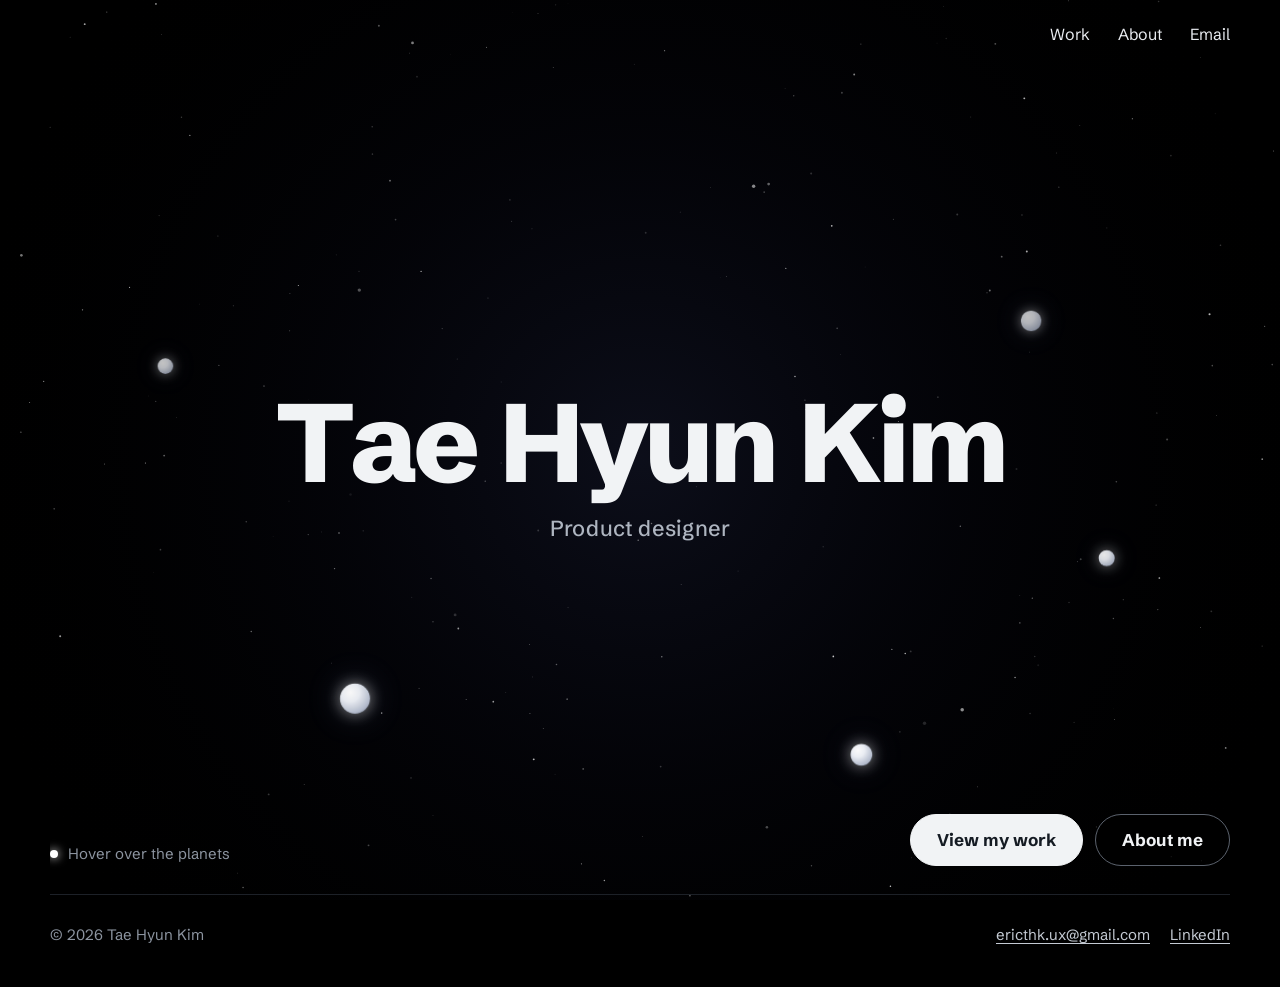
<file: index.html>
<!doctype html>
<html lang="en">
<head>
<meta charset="utf-8">
<meta name="viewport" content="width=device-width, initial-scale=1">
<title>Tae Hyun Kim, product designer</title>
<meta name="description" content="Portfolio of Tae Hyun (Eric) Kim, graduate product designer. Case studies: BudgetBills, a bill-splitting finance app; Thryve, a gamified health app built in React Native; and Ignis Oasis, a visual identity system.">
<meta property="og:title" content="Tae Hyun Kim, product designer">
<meta property="og:description" content="Case studies in research-led product design: BudgetBills, Thryve and Ignis Oasis.">
<meta property="og:image" content="https://thkeric.github.io/assets/img/og.png">
<link rel="icon" href="favicon.svg" type="image/svg+xml">
<link rel="preconnect" href="https://fonts.googleapis.com">
<link rel="preconnect" href="https://fonts.gstatic.com" crossorigin>
<link href="https://fonts.googleapis.com/css2?family=Schibsted+Grotesk:wght@400;500;700;800;900&display=swap" rel="stylesheet">
<script>document.documentElement.classList.add("js")</script>
<link rel="stylesheet" href="assets/css/site.css?v=202610051730">
</head>
<body class="home-dark space-page">
<a class="skip" href="#content">Skip to content</a>

<header class="wrap site-head site-head--home">
  <nav aria-label="Main">
    <a href="work/">Work</a>
    <a href="about/">About</a>
    <a href="mailto:ericthk.ux@gmail.com">Email</a>
  </nav>
</header>

<main id="content">
  <section class="intro wrap orbit-system" data-orbit="name" data-rings="false" aria-label="Introduction">
    <h1 class="intro-name" data-name="Tae Hyun Kim" data-orbit-centre>Tae Hyun Kim</h1>
    <p class="intro-role" data-orbit-extra>Product designer</p>
    <ol class="notes" aria-label="About me">
      <li class="note">
        <button class="note-pin" type="button" aria-expanded="false" aria-controls="note-1"><span class="planet-body" aria-hidden="true"></span><span class="sr-only">Note 1</span></button>
        <div class="note-card" id="note-1"><p>I design from research, then test with users to find where it breaks.</p></div>
      </li>
      <li class="note">
        <button class="note-pin" type="button" aria-expanded="false" aria-controls="note-2"><span class="planet-body" aria-hidden="true"></span><span class="sr-only">Note 2</span></button>
        <div class="note-card" id="note-2"><p>Graduate product designer with an MSc in Design and Digital Media from the University of Edinburgh.</p></div>
      </li>
      <li class="note">
        <button class="note-pin" type="button" aria-expanded="false" aria-controls="note-3"><span class="planet-body" aria-hidden="true"></span><span class="sr-only">Note 3</span></button>
        <div class="note-card" id="note-3"><p>Based in Seoul and ready to relocate.</p></div>
      </li>
      <li class="note">
        <button class="note-pin" type="button" aria-expanded="false" aria-controls="note-4"><span class="planet-body" aria-hidden="true"></span><span class="sr-only">Note 4</span></button>
        <div class="note-card" id="note-4"><p>Before design, I made training and promotional videos as a public affairs specialist in the Republic of Korea Army, watching how people reacted and refining each one.</p></div>
      </li>
      <li class="note">
        <button class="note-pin" type="button" aria-expanded="false" aria-controls="note-5"><span class="planet-body" aria-hidden="true"></span><span class="sr-only">Note 5</span></button>
        <div class="note-card" id="note-5"><p>Three case studies: a bill-splitting finance app, a health app built in React Native, and a visual identity system.</p><a href="work/">View my work</a></div>
      </li>
    </ol>
    <div class="intro-foot">
      <p class="intro-hint orbit-hint" aria-hidden="true">Hover over the planets</p>
      <div class="cta-row">
        <a class="btn btn--light" href="work/">View my work</a>
        <a class="btn btn--ghost" href="about/">About me</a>
      </div>
    </div>
  </section>
</main>

<footer class="wrap site-foot">
  <span>© 2026 Tae Hyun Kim</span>
  <span class="foot-links"><a href="mailto:ericthk.ux@gmail.com">ericthk.ux@gmail.com</a><a href="https://www.linkedin.com/in/erickimux/" rel="me">LinkedIn</a></span>
</footer>
<script src="assets/js/site.js?v=202610051644" defer></script>
</body>
</html>
</file>
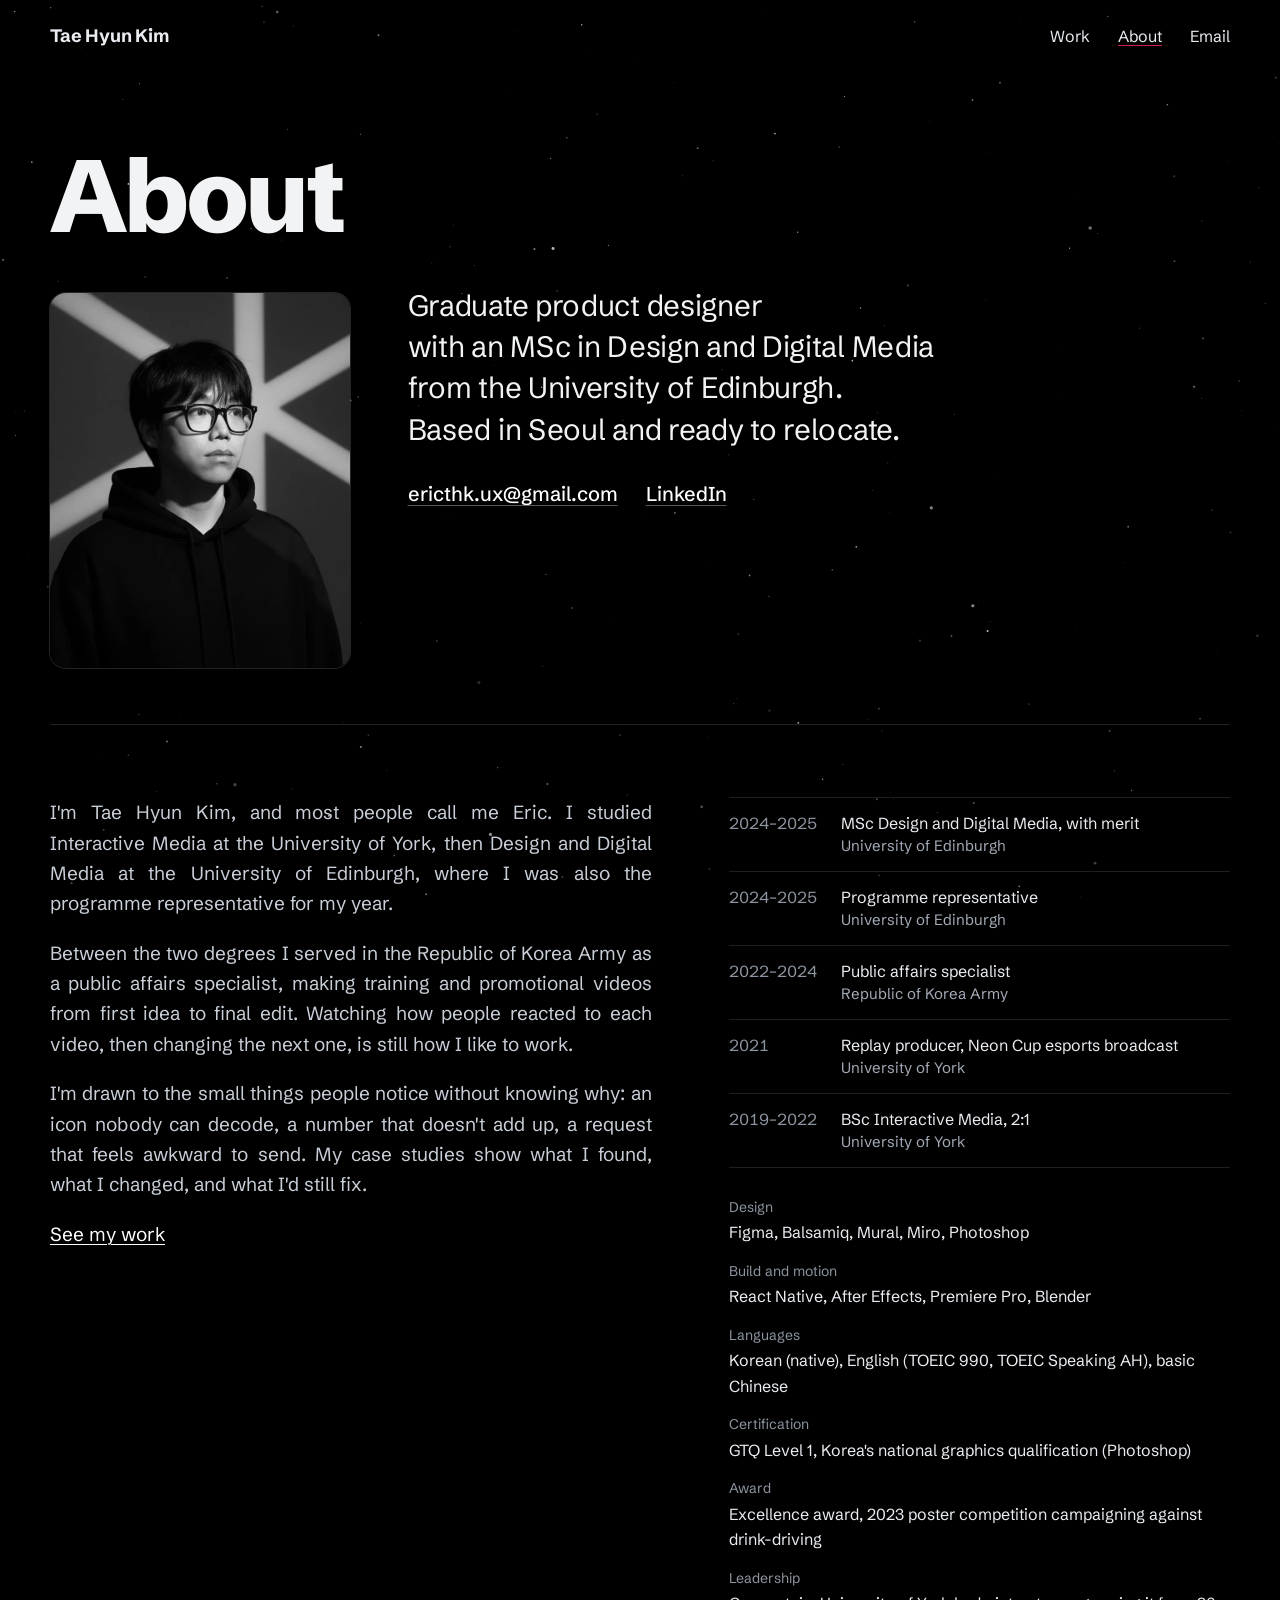
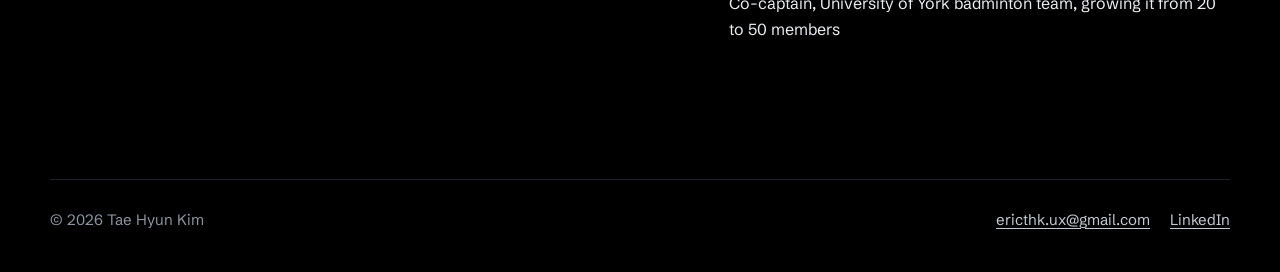
<file: about/index.html>
<!doctype html>
<html lang="en">
<head>
<meta charset="utf-8">
<meta name="viewport" content="width=device-width, initial-scale=1">
<title>About Tae Hyun Kim</title>
<meta name="description" content="About Tae Hyun (Eric) Kim, a graduate product designer with an MSc in Design and Digital Media from the University of Edinburgh.">
<meta property="og:title" content="About Tae Hyun Kim">
<meta property="og:description" content="Graduate product designer with an MSc in Design and Digital Media from the University of Edinburgh.">
<meta property="og:image" content="https://thkeric.github.io/assets/img/og.png">
<link rel="icon" href="../favicon.svg" type="image/svg+xml">
<link rel="preconnect" href="https://fonts.googleapis.com">
<link rel="preconnect" href="https://fonts.gstatic.com" crossorigin>
<link href="https://fonts.googleapis.com/css2?family=Schibsted+Grotesk:wght@400;500;700;800&display=swap" rel="stylesheet">
<script>document.documentElement.classList.add("js")</script>
<link rel="stylesheet" href="../assets/css/site.css?v=202610051730">
</head>
<body class="home-dark space-page about-page">
<a class="skip" href="#content">Skip to content</a>
<header class="wrap site-head">
  <a class="name" href="../">Tae Hyun Kim</a>
  <nav aria-label="Main">
    <a href="../work/">Work</a>
    <a href="./" aria-current="page">About</a>
    <a href="mailto:ericthk.ux@gmail.com">Email</a>
  </nav>
</header>

<main id="content">
  <div class="wrap about-head">
    <h1>About</h1>
    <img class="portrait" src="../assets/img/eric.webp" alt="Portrait of Tae Hyun Kim in glasses and a black hoodie, in black and white" width="720" height="900">
    <div class="about-intro">
      <p class="lede"><span>Graduate product designer</span> <span>with an MSc in Design and Digital Media</span> <span>from the University of Edinburgh.</span> <span>Based in Seoul and ready to relocate.</span></p>
      <ul class="contact-links">
        <li><a href="mailto:ericthk.ux@gmail.com">ericthk.ux@gmail.com</a></li>
        <li><a href="https://www.linkedin.com/in/erickimux/" rel="me">LinkedIn</a></li>
      </ul>
    </div>
  </div>

  <section class="wrap about" aria-label="Background">
    <div class="bio">
      <p>I'm Tae Hyun Kim, and most people call me Eric. I studied Interactive Media at the University of York, then Design and Digital Media at the University of Edinburgh, where I was also the programme representative for my year.</p>
      <p>Between the two degrees I served in the Republic of Korea Army as a public affairs specialist, making training and promotional videos from first idea to final edit. Watching how people reacted to each video, then changing the next one, is still how I like to work.</p>
      <p>I'm drawn to the small things people notice without knowing why: an icon nobody can decode, a number that doesn't add up, a request that feels awkward to send. My case studies show what I found, what I changed, and what I'd still fix.</p>
      <p><a href="../work/">See my work</a></p>
    </div>
    <div>
      <ol class="timeline" aria-label="Education and experience">
        <li><time>2024–2025</time><div>MSc Design and Digital Media, with merit<span>University of Edinburgh</span></div></li>
        <li><time>2024–2025</time><div>Programme representative<span>University of Edinburgh</span></div></li>
        <li><time>2022–2024</time><div>Public affairs specialist<span>Republic of Korea Army</span></div></li>
        <li><time>2021</time><div>Replay producer, Neon Cup esports broadcast<span>University of York</span></div></li>
        <li><time>2019–2022</time><div>BSc Interactive Media, 2:1<span>University of York</span></div></li>
      </ol>
      <dl class="kit">
        <dt>Design</dt><dd>Figma, Balsamiq, Mural, Miro, Photoshop</dd>
        <dt>Build and motion</dt><dd>React Native, After Effects, Premiere Pro, Blender</dd>
        <dt>Languages</dt><dd>Korean (native), English (TOEIC 990, TOEIC Speaking AH), basic Chinese</dd>
        <dt>Certification</dt><dd>GTQ Level 1, Korea's national graphics qualification (Photoshop)</dd>
        <dt>Award</dt><dd>Excellence award, 2023 poster competition campaigning against drink-driving</dd>
        <dt>Leadership</dt><dd>Co-captain, University of York badminton team, growing it from 20 to 50 members</dd>
      </dl>
    </div>
  </section>
</main>

<footer class="wrap site-foot">
  <span>© 2026 Tae Hyun Kim</span>
  <span class="foot-links"><a href="mailto:ericthk.ux@gmail.com">ericthk.ux@gmail.com</a><a href="https://www.linkedin.com/in/erickimux/" rel="me">LinkedIn</a></span>
</footer>
<script src="../assets/js/site.js?v=202610051644" defer></script>
</body>
</html>
</file>
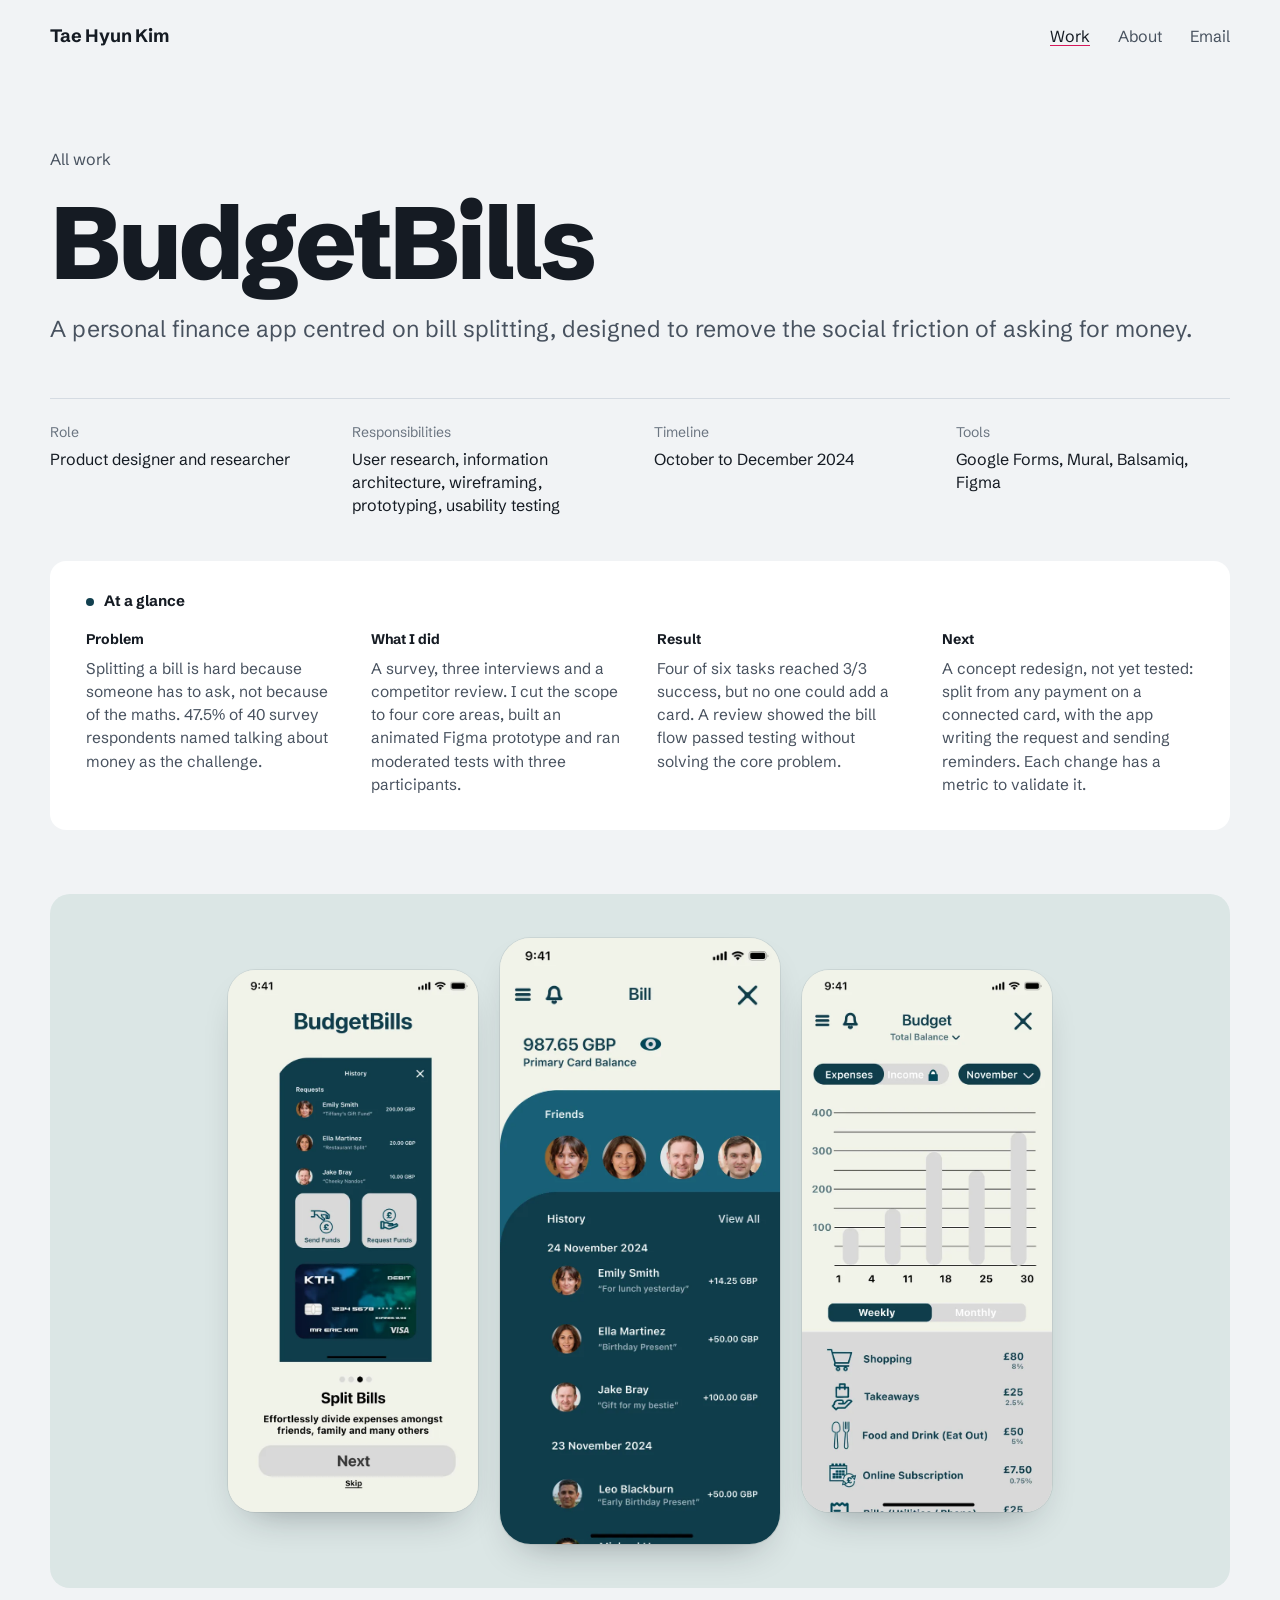
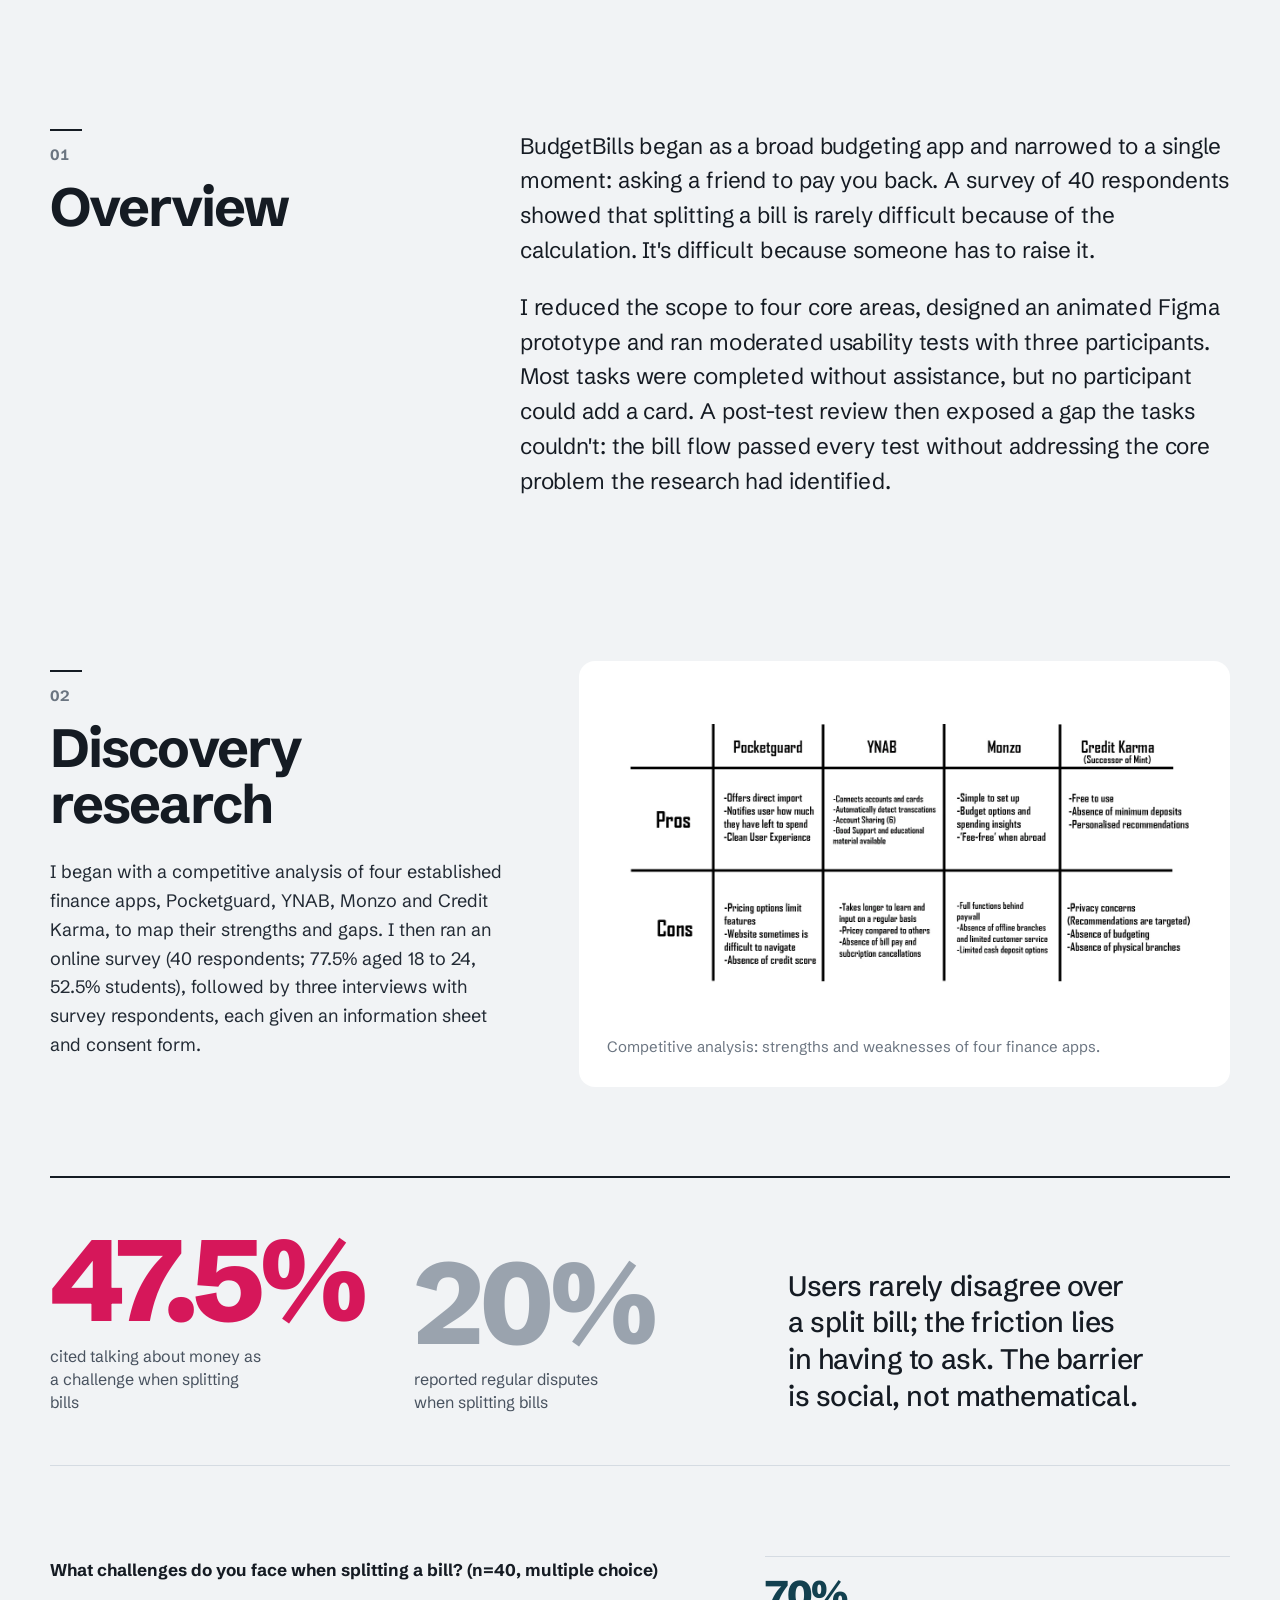
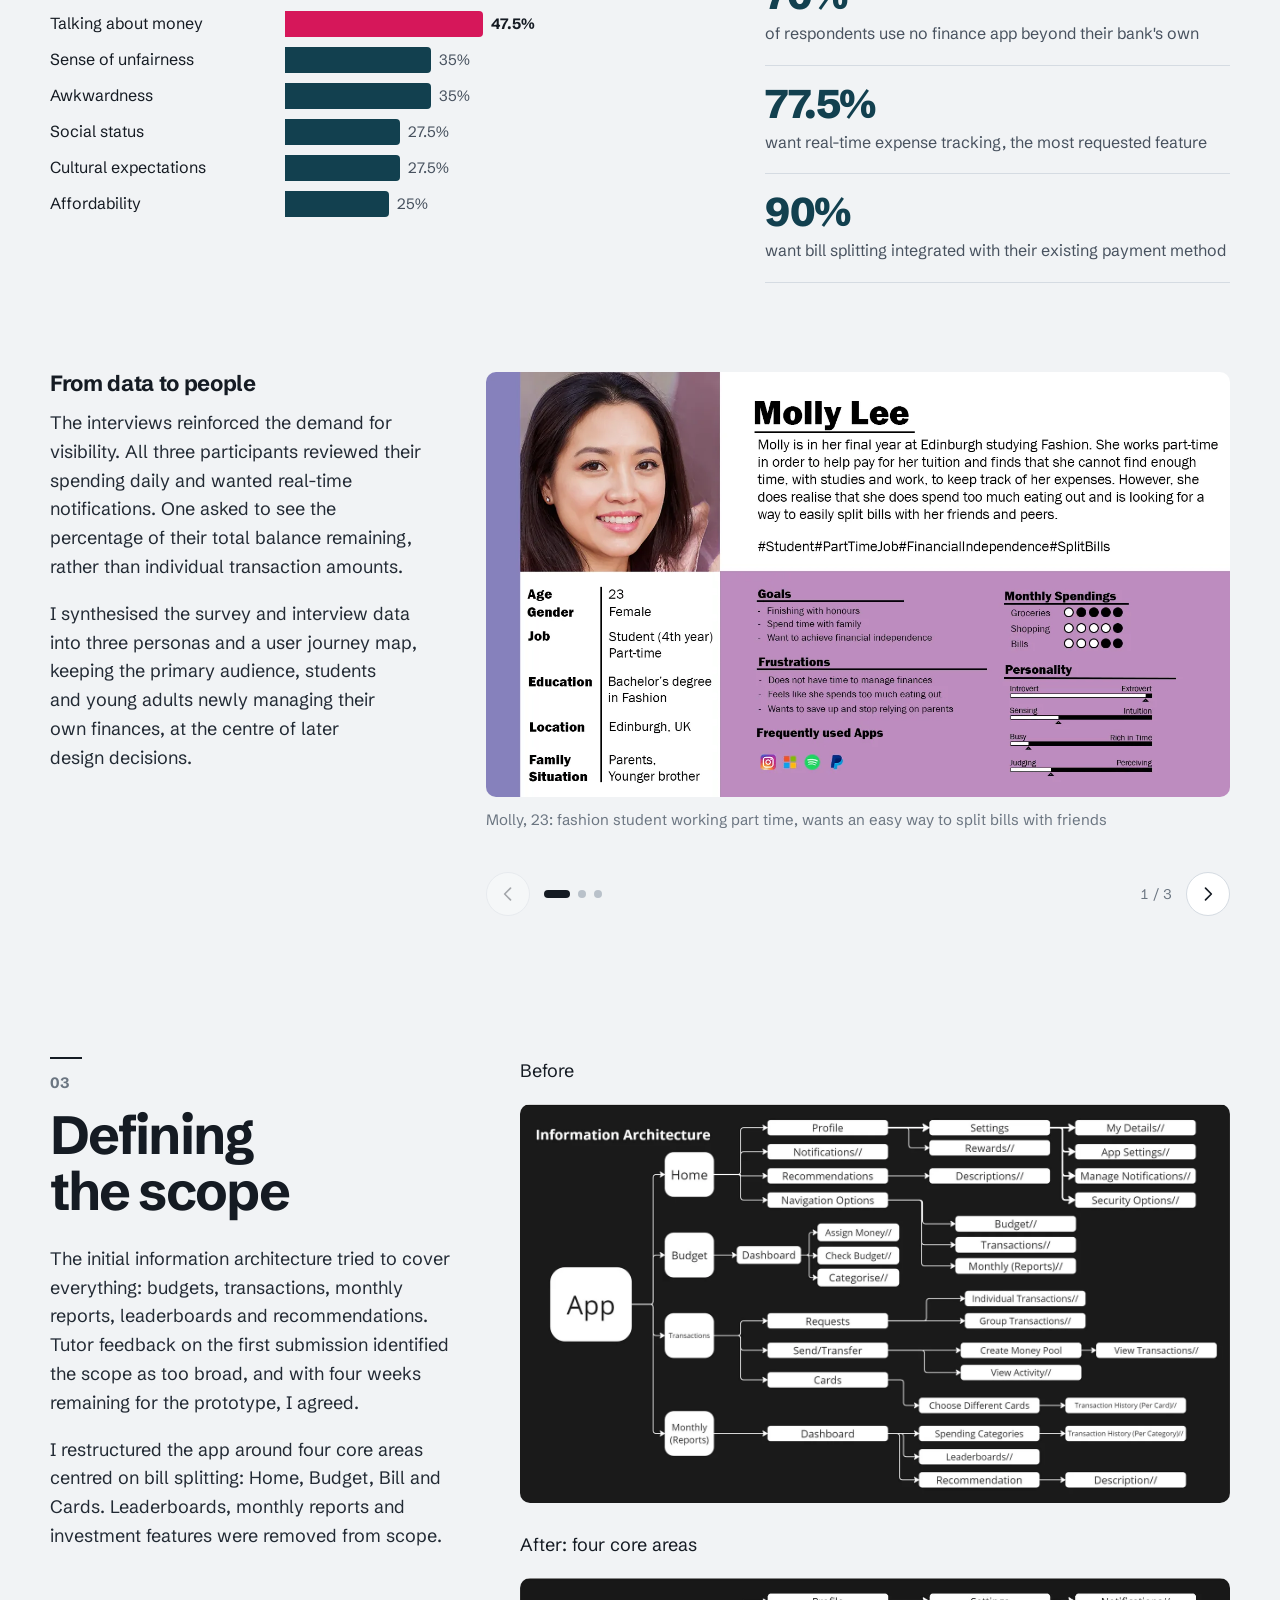
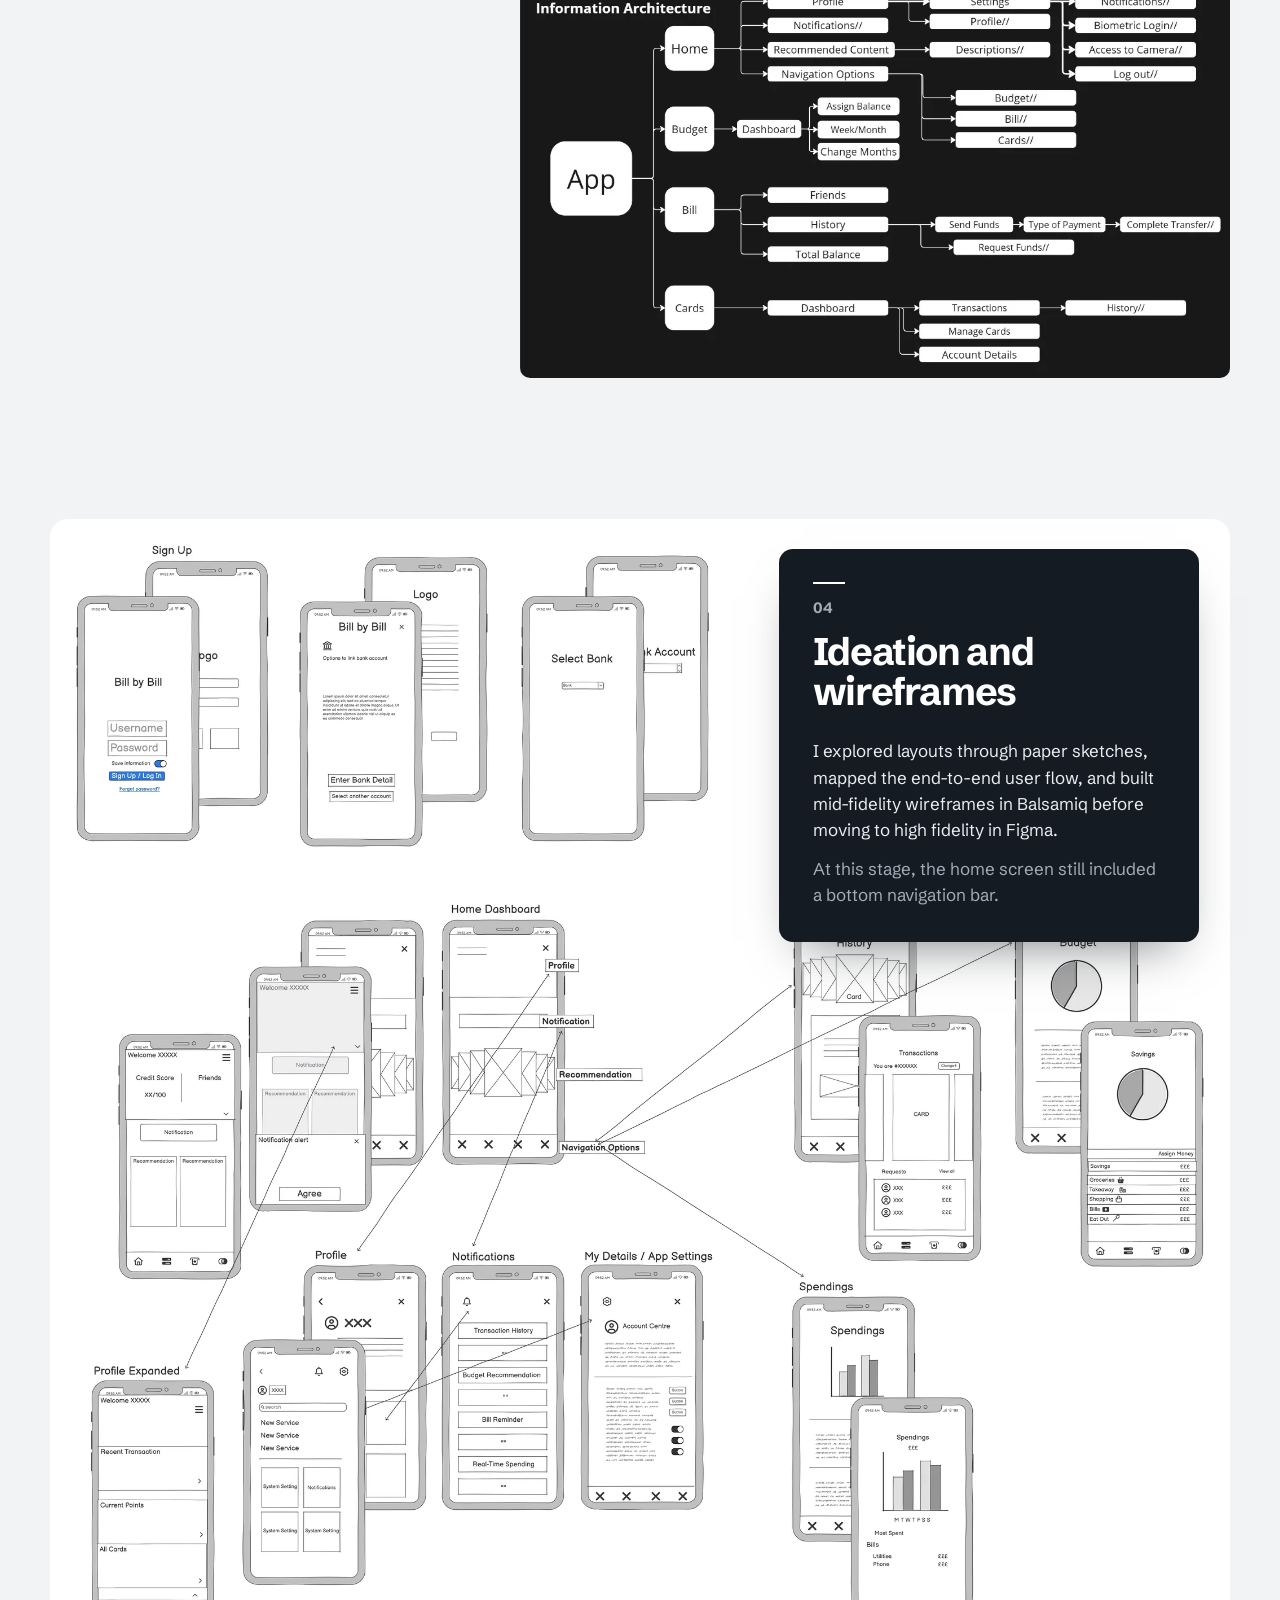
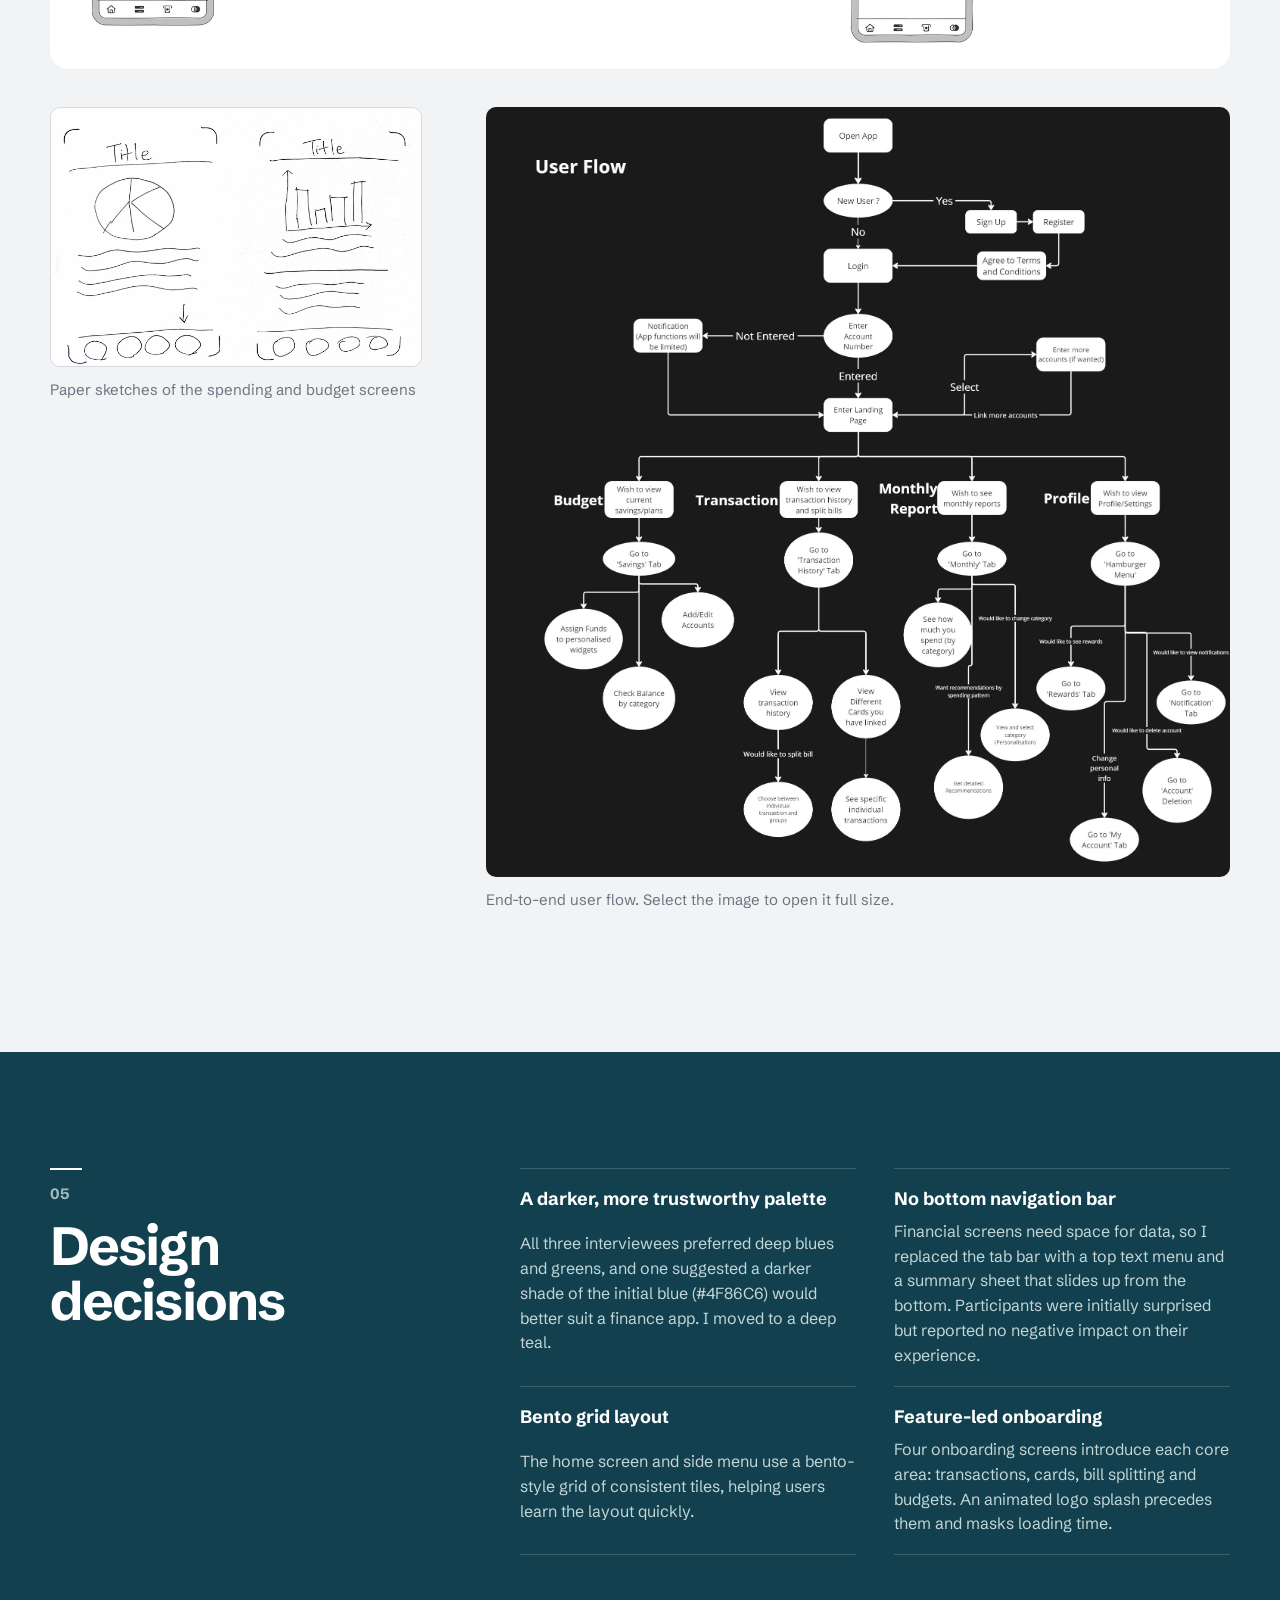
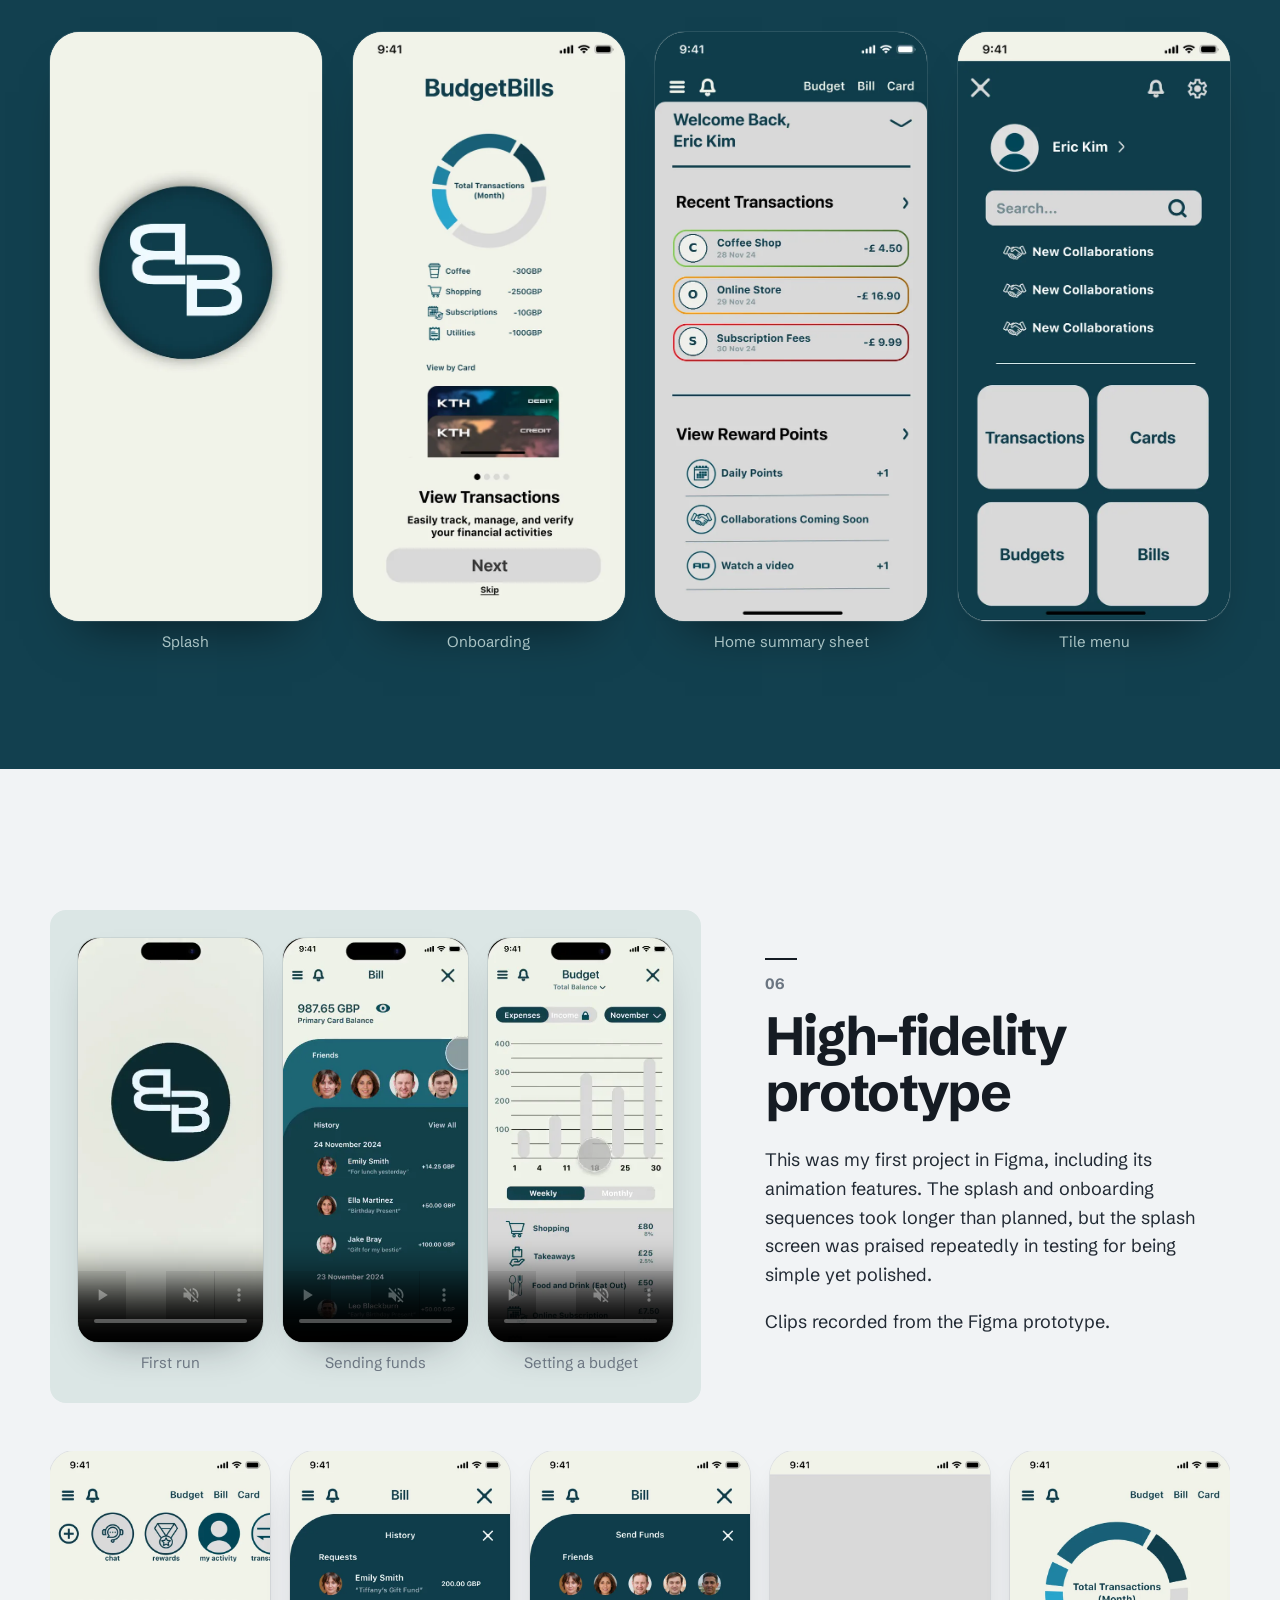
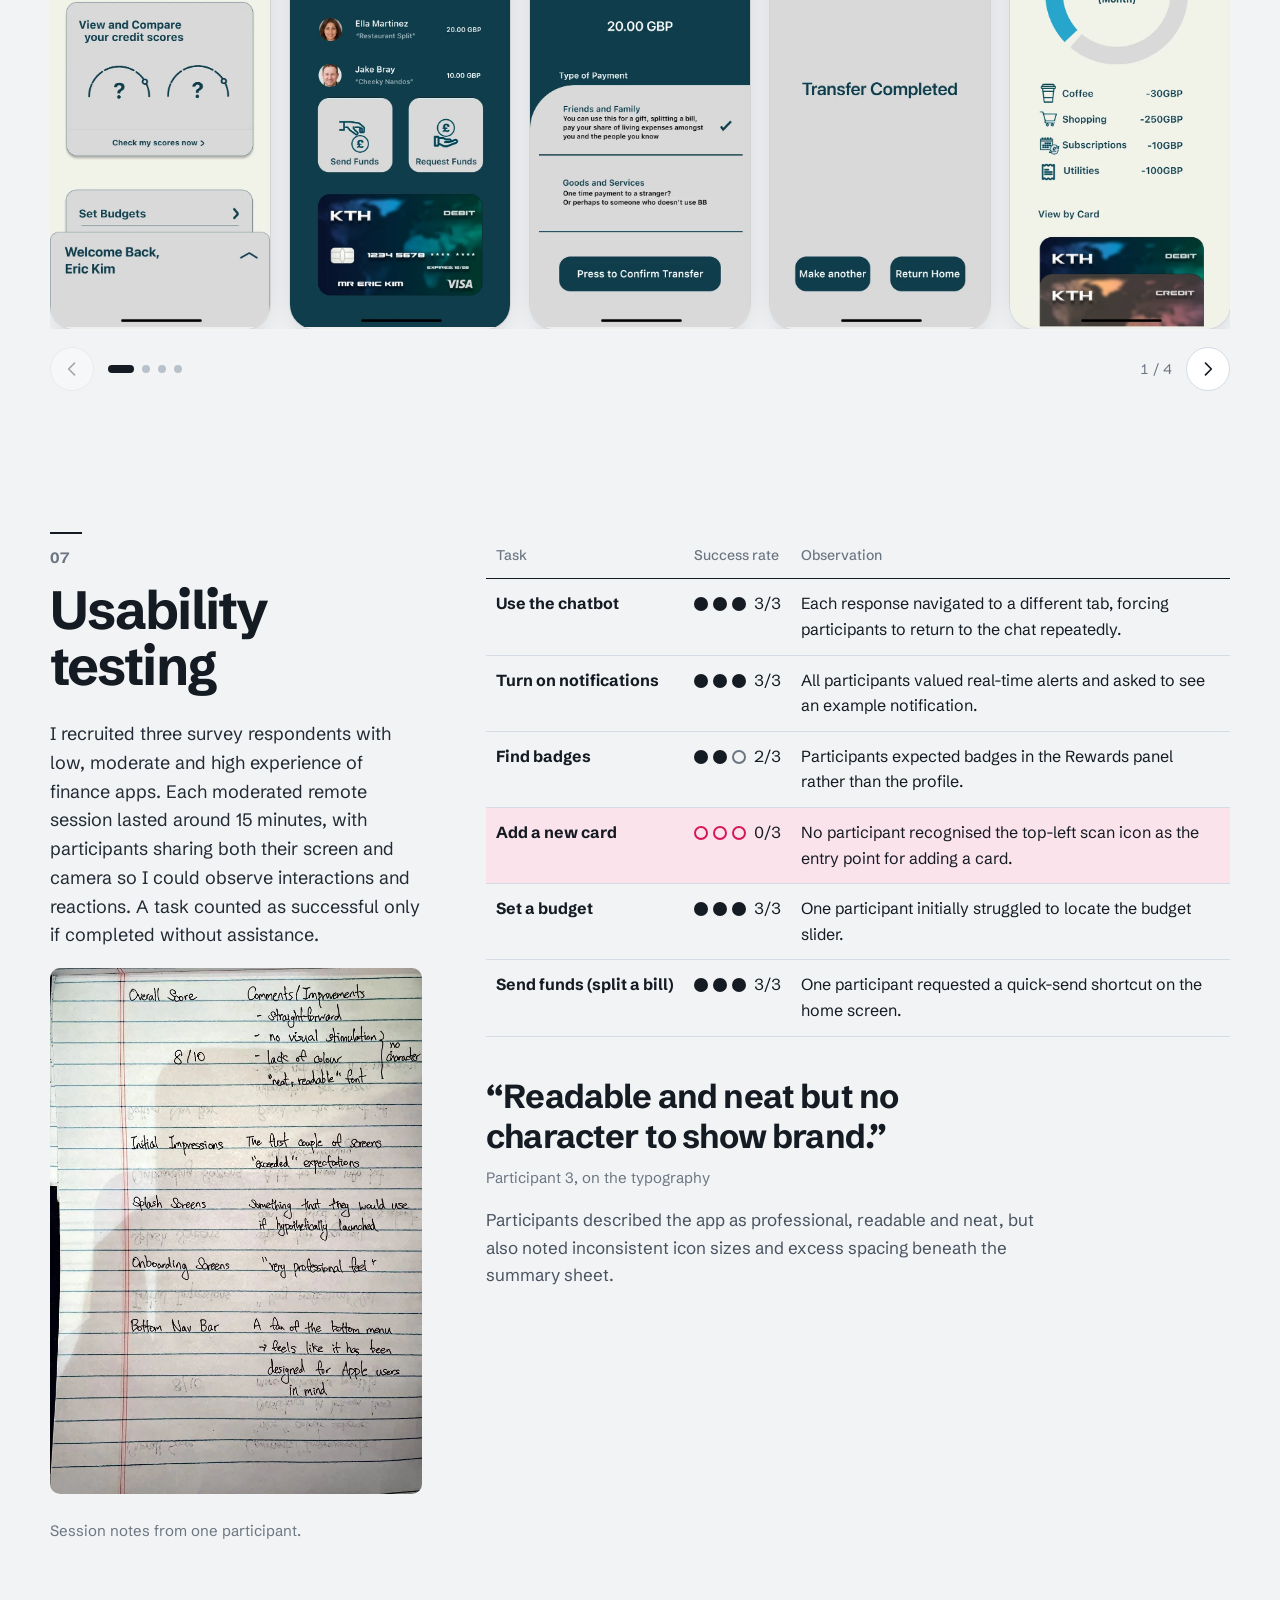
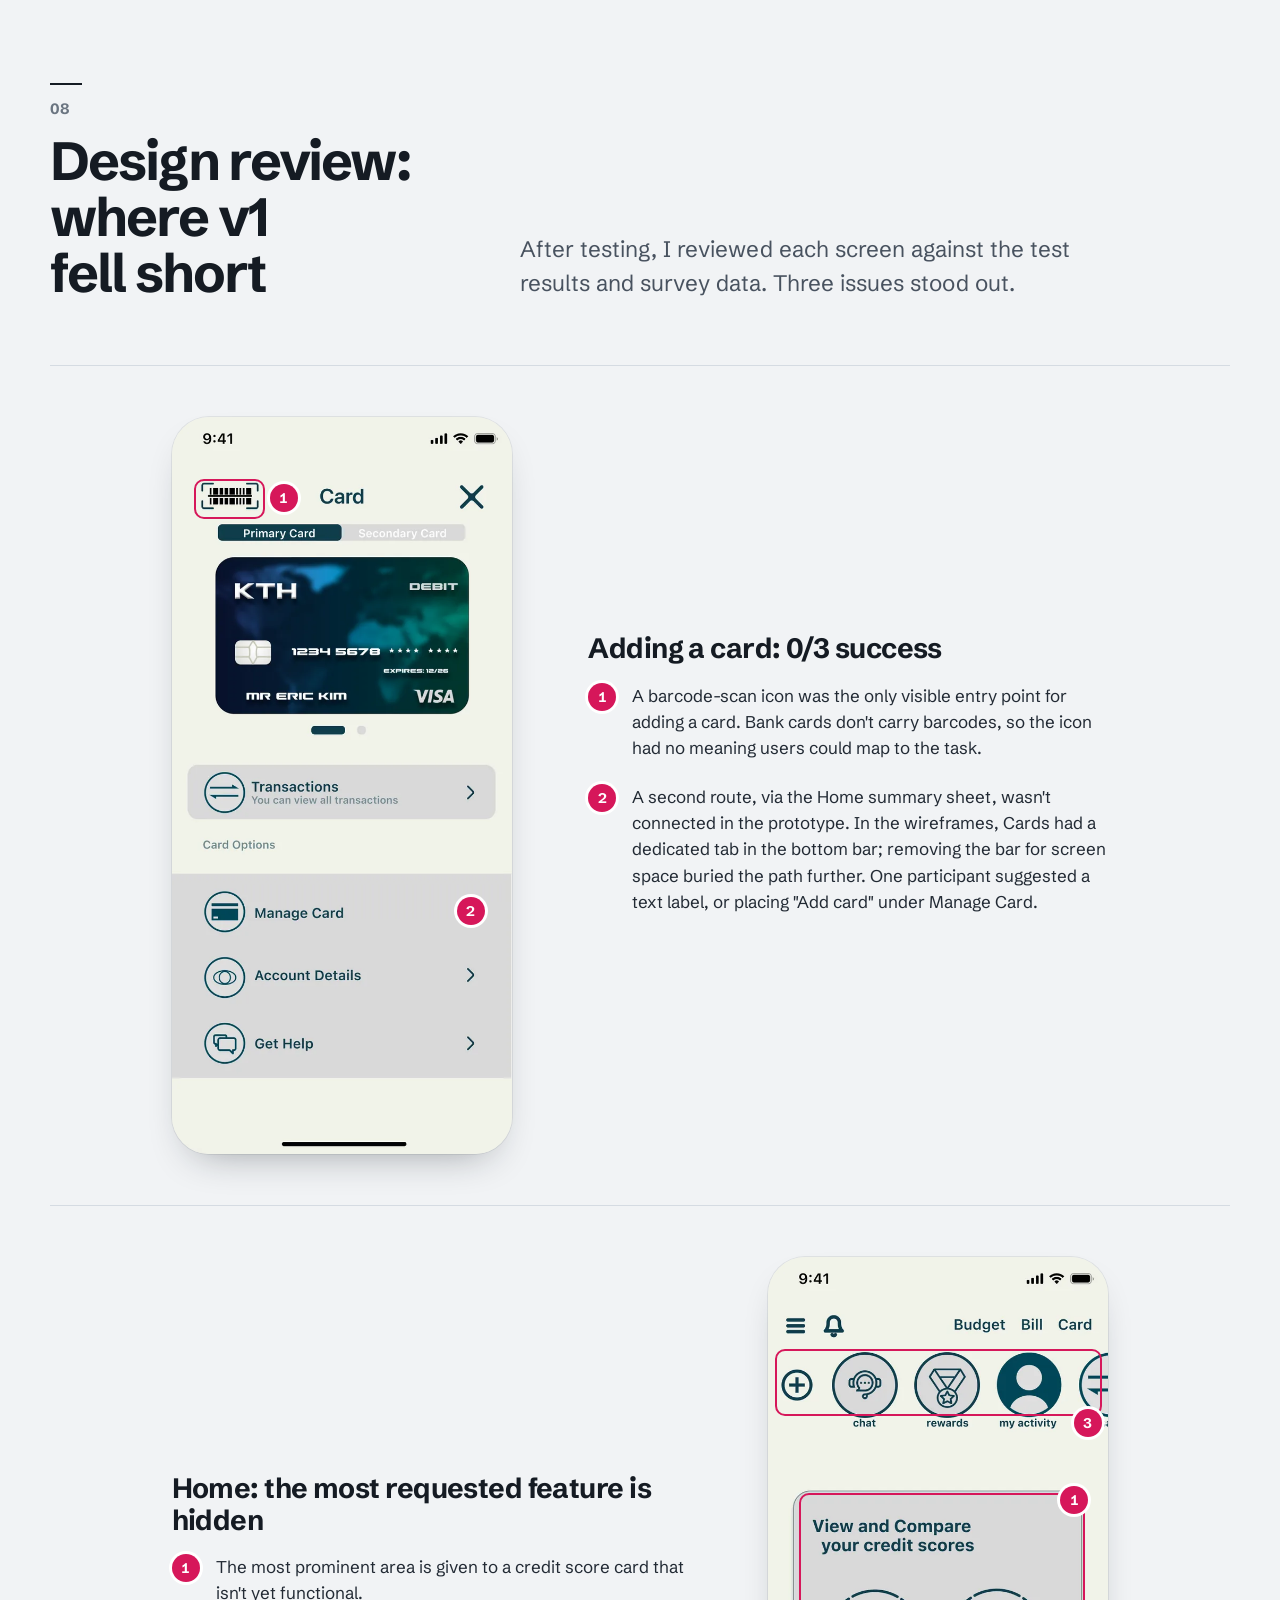
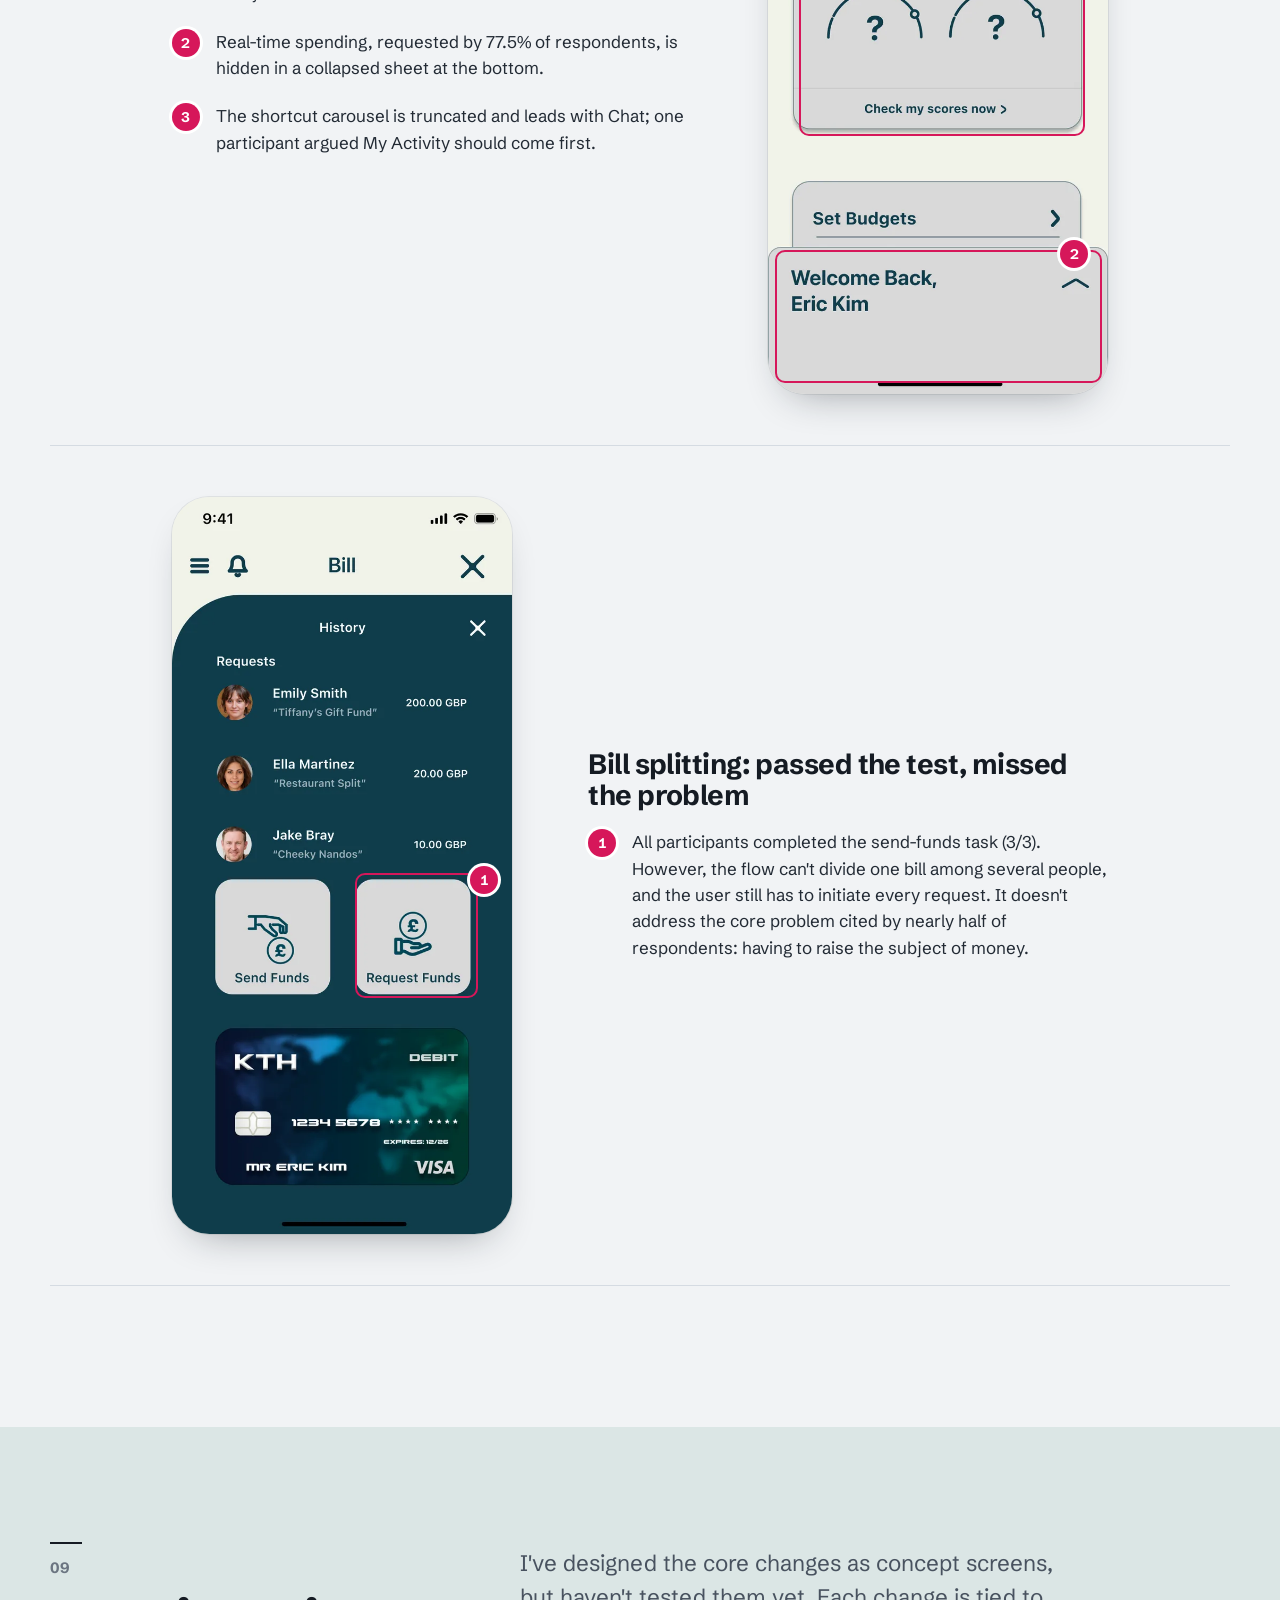
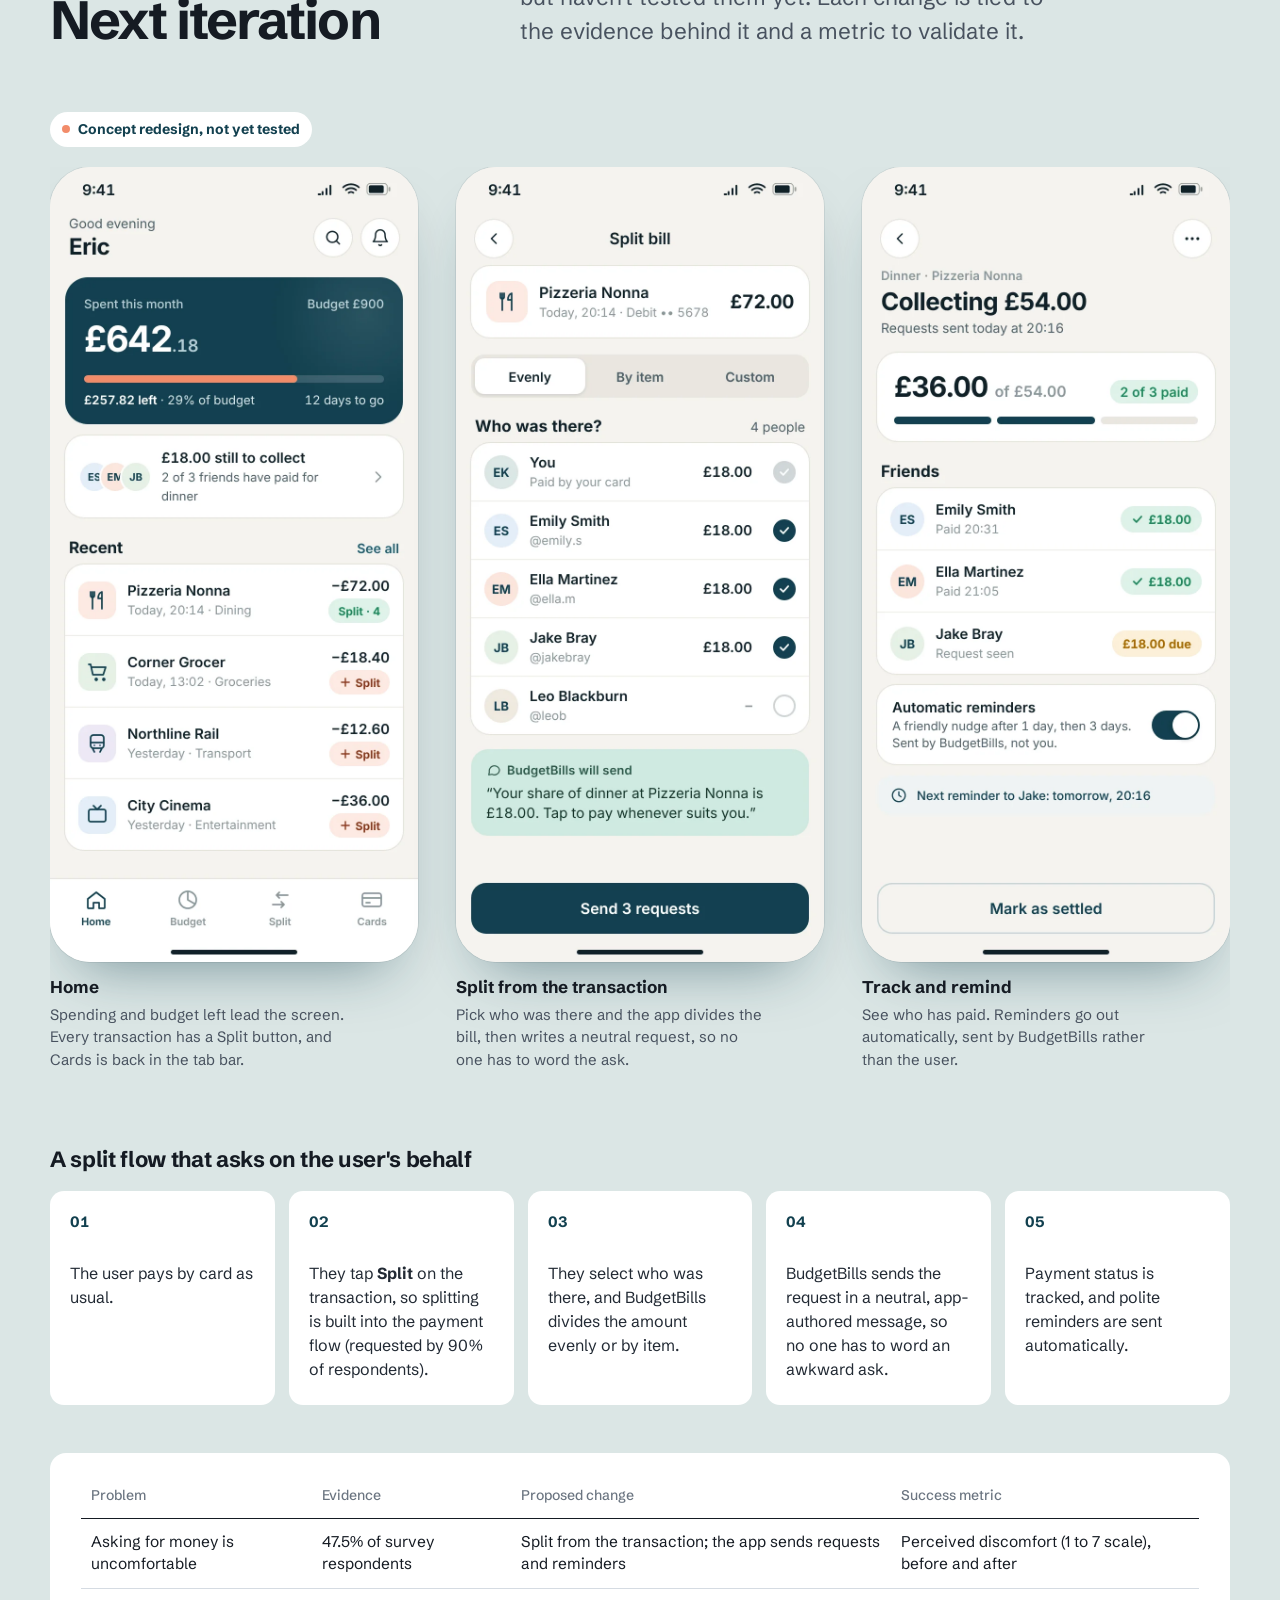
<file: budgetbills/index.html>
<!doctype html>
<html lang="en">
<head>
<meta charset="utf-8">
<meta name="viewport" content="width=device-width, initial-scale=1">
<title>BudgetBills case study, Tae Hyun Kim</title>
<meta name="description" content="BudgetBills: research, information architecture, a Figma prototype and a usability test for a bill-splitting money app.">
<meta property="og:title" content="BudgetBills, a case study by Tae Hyun Kim">
<meta property="og:description" content="A personal finance app centred on bill splitting: user research, information architecture, Figma prototype and usability testing.">
<meta property="og:image" content="https://thkeric.github.io/assets/img/og.png">
<link rel="icon" href="../favicon.svg" type="image/svg+xml">
<link rel="preconnect" href="https://fonts.googleapis.com">
<link rel="preconnect" href="https://fonts.gstatic.com" crossorigin>
<link href="https://fonts.googleapis.com/css2?family=Schibsted+Grotesk:wght@400;500;700;800&display=swap" rel="stylesheet">
<link rel="stylesheet" href="../assets/css/site.css?v=202610051730">
</head>
<body class="theme-bb">
<a class="skip" href="#content">Skip to content</a>
<header class="wrap site-head">
  <a class="name" href="../">Tae Hyun Kim</a>
  <nav aria-label="Main">
    <a href="../work/" aria-current="page">Work</a>
    <a href="../about/">About</a>
    <a href="mailto:ericthk.ux@gmail.com">Email</a>
  </nav>
</header>

<main id="content">
  <div class="wrap cs-head">
    <a class="back" href="../work/">All work</a>
    <h1>BudgetBills</h1>
    <p class="lede lede--wide">A personal finance app centred on bill splitting, designed to remove the social friction of asking for money.</p>
    <dl class="facts">
      <div><dt>Role</dt><dd>Product designer and researcher</dd></div>
      <div><dt>Responsibilities</dt><dd>User research, information architecture, wireframing, prototyping, usability testing</dd></div>
      <div><dt>Timeline</dt><dd>October to December 2024</dd></div>
      <div><dt>Tools</dt><dd>Google Forms, Mural, Balsamiq, Figma</dd></div>
    </dl>
    <section class="glance" aria-labelledby="glance">
      <h2 id="glance" class="glance-title">At a glance</h2>
      <dl class="glance-list">
        <div><dt>Problem</dt><dd>Splitting a bill is hard because someone has to ask, not because of the maths. 47.5% of 40 survey respondents named talking about money as the challenge.</dd></div>
        <div><dt>What I did</dt><dd>A survey, three interviews and a competitor review. I cut the scope to four core areas, built an animated Figma prototype and ran moderated tests with three participants.</dd></div>
        <div><dt>Result</dt><dd>Four of six tasks reached 3/3 success, but no one could add a card. A review showed the bill flow passed testing without solving the core problem.</dd></div>
        <div><dt>Next</dt><dd>A concept redesign, not yet tested: split from any payment on a connected card, with the app writing the request and sending reminders. Each change has a metric to validate it.</dd></div>
      </dl>
    </section>
  </div>

  <div class="wrap cs-hero">
    <div class="stage stage--bb">
      <div class="screen"><img src="../assets/img/bb/onboard-3.webp" alt="Onboarding screen introducing bill splitting" width="640" height="1387"></div>
      <div class="screen"><img src="../assets/img/bb/bill-1.webp" alt="Bill screen with card balance, friends and payment history" width="640" height="1387"></div>
      <div class="screen"><img src="../assets/img/bb/budget.webp" alt="Budget screen with a weekly spending chart and categories" width="640" height="1387"></div>
    </div>
  </div>

  <section class="chapter rail" aria-labelledby="overview">
    <header class="chap-head"><span class="chap-no">01</span><h2 id="overview">Overview</h2></header>
    <div class="lead-text">
      <p>BudgetBills began as a broad budgeting app and narrowed to a single moment: asking a friend to pay you back. A survey of 40 respondents showed that splitting a bill is rarely difficult because of the calculation. It's difficult because someone has to raise it.</p>
      <p>I reduced the scope to four core areas, designed an animated Figma prototype and ran moderated usability tests with three participants. Most tasks were completed without assistance, but no participant could add a card. A post-test review then exposed a gap the tasks couldn't: the bill flow passed every test without addressing the core problem the research had identified.</p>
    </div>
  </section>

  <section class="chapter" aria-labelledby="research">
    <div class="split split--5-7">
      <div class="prose">
        <header class="chap-head"><span class="chap-no">02</span><h2 id="research">Discovery research</h2></header>
        <p>I began with a competitive analysis of four established finance apps, Pocketguard, YNAB, Monzo and Credit Karma, to map their strengths and gaps. I then ran an online survey (40 respondents; 77.5% aged 18 to 24, 52.5% students), followed by three interviews with survey respondents, each given an information sheet and consent form.</p>
      </div>
      <figure class="panel flush">
        <img src="../assets/img/bb/competitors.webp" alt="Competitor analysis table listing pros and cons of Pocketguard, YNAB, Monzo and Credit Karma" width="1366" height="768" loading="lazy">
        <figcaption>Competitive analysis: strengths and weaknesses of four finance apps.</figcaption>
      </figure>
    </div>

    <div class="spread">
      <div class="stat stat--accent"><b>47.5%</b><span>cited talking about money as a challenge when splitting bills</span></div>
      <div class="stat stat--muted"><b>20%</b><span>reported regular disputes when splitting bills</span></div>
      <p class="statement">Users rarely disagree over a split bill; the friction lies in having to ask. The barrier is social, not mathematical.</p>
    </div>

    <div class="split split--7-5 align-start">
      <figure class="flush">
        <p class="chart-title">What challenges do you face when splitting a bill? (n=40, multiple choice)</p>
        <ul class="bars" aria-label="Survey results">
          <li class="hl"><span>Talking about money</span><span class="track"><span class="fill" style="--v:47.5%"></span><span class="val" style="--v:47.5%">47.5%</span></span></li>
          <li><span>Sense of unfairness</span><span class="track"><span class="fill" style="--v:35%"></span><span class="val" style="--v:35%">35%</span></span></li>
          <li><span>Awkwardness</span><span class="track"><span class="fill" style="--v:35%"></span><span class="val" style="--v:35%">35%</span></span></li>
          <li><span>Social status</span><span class="track"><span class="fill" style="--v:27.5%"></span><span class="val" style="--v:27.5%">27.5%</span></span></li>
          <li><span>Cultural expectations</span><span class="track"><span class="fill" style="--v:27.5%"></span><span class="val" style="--v:27.5%">27.5%</span></span></li>
          <li><span>Affordability</span><span class="track"><span class="fill" style="--v:25%"></span><span class="val" style="--v:25%">25%</span></span></li>
        </ul>
      </figure>
      <div class="stack-figures">
        <div><b>70%</b><span>of respondents use no finance app beyond their bank's own</span></div>
        <div><b>77.5%</b><span>want real-time expense tracking, the most requested feature</span></div>
        <div><b>90%</b><span>want bill splitting integrated with their existing payment method</span></div>
      </div>
    </div>

    <div class="split split--4-8 align-start persona-split">
      <div class="prose">
        <h3>From data to people</h3>
        <p>The interviews reinforced the demand for visibility. All three participants reviewed their spending daily and wanted real-time notifications. One asked to see the percentage of their total balance remaining, rather than individual transaction amounts.</p>
        <p>I synthesised the survey and interview data into three personas and a user journey map, keeping the primary audience, students and young adults newly managing their own finances, at the centre of later design decisions.</p>
      </div>
      <div class="carousel carousel--fade" data-carousel aria-label="Personas" aria-roledescription="carousel">
        <div class="carousel-track" tabindex="0">
          <figure><img src="../assets/img/bb/persona-2.webp" alt="Persona: Molly Lee, 23, fashion student working part time" width="1366" height="780" loading="lazy" class="rounded"><figcaption>Molly, 23: fashion student working part time, wants an easy way to split bills with friends</figcaption></figure>
          <figure><img src="../assets/img/bb/persona-1.webp" alt="Persona: Jonathan Kirman, 31, UX designer moving away from his hometown" width="1366" height="780" loading="lazy" class="rounded"><figcaption>Jonathan, 31: UX designer relocating for the first time, needs to track expenses and savings</figcaption></figure>
          <figure><img src="../assets/img/bb/persona-3.webp" alt="Persona: Olivia Hammond, 45, freelance developer with two sons" width="1366" height="780" loading="lazy" class="rounded"><figcaption>Olivia, 45: freelance software developer saving for her sons' college fund</figcaption></figure>
        </div>
      </div>
    </div>
  </section>

  <section class="chapter rail" aria-labelledby="scope">
    <div class="prose sticky">
      <header class="chap-head"><span class="chap-no">03</span><h2 id="scope">Defining the scope</h2></header>
      <p>The initial information architecture tried to cover everything: budgets, transactions, monthly reports, leaderboards and recommendations. Tutor feedback on the first submission identified the scope as too broad, and with four weeks remaining for the prototype, I agreed.</p>
      <p>I restructured the app around four core areas centred on bill splitting: Home, Budget, Bill and Cards. Leaderboards, monthly reports and investment features were removed from scope.</p>
    </div>
    <div class="ia-stack">
      <figure class="flush"><p class="label">Before</p><img src="../assets/img/bb/ia-before.webp" alt="First information architecture with Home, Budget, Transactions and Monthly Reports branches" width="1600" height="900" loading="lazy"></figure>
      <figure class="flush"><p class="label">After: four core areas</p><img src="../assets/img/bb/ia-after.webp" alt="Revised information architecture with Home, Budget, Bill and Cards branches" width="1100" height="619" loading="lazy"></figure>
    </div>
  </section>

  <section class="chapter" aria-labelledby="sketch">
    <figure class="overlay">
      <img src="../assets/img/bb/wire-map.webp" alt="Balsamiq wireframes connected by arrows: sign up, home dashboard, profile, notifications, transactions, budget and spending" width="2000" height="1947" loading="lazy">
      <div class="overlay-card">
        <header class="chap-head"><span class="chap-no">04</span><h2 id="sketch">Ideation and wireframes</h2></header>
        <p>I explored layouts through paper sketches, mapped the end-to-end user flow, and built mid-fidelity wireframes in Balsamiq before moving to high fidelity in Figma.</p>
        <p class="small">At this stage, the home screen still included a bottom navigation bar.</p>
      </div>
    </figure>
    <div class="split split--4-8 align-start sketch-flow" style="margin-top:clamp(24px,3vw,40px)">
      <figure class="flush"><img src="../assets/img/bb/sketch-2.webp" alt="Paper sketches of two screens: a spending pie chart and a budget bar chart, each with a title and a row of icons" width="1400" height="978" loading="lazy" class="rounded bordered"><figcaption>Paper sketches of the spending and budget screens</figcaption></figure>
      <figure class="flush"><a class="zoom" href="../assets/img/bb/userflow.webp" target="_blank" rel="noopener"><img src="../assets/img/bb/userflow.webp" alt="User flow diagram from opening the app through budget, transactions, reports and profile" width="1965" height="2034" loading="lazy" class="rounded"></a><figcaption>End-to-end user flow. Select the image to open it full size.</figcaption></figure>
    </div>
  </section>

  <section class="band band--bb" aria-labelledby="decisions">
    <div class="wrap">
      <div class="rail">
        <header class="chap-head"><span class="chap-no">05</span><h2 id="decisions">Design decisions</h2></header>
        <ul class="decisions decisions--grid">
          <li><b>A darker, more trustworthy palette</b><span>All three interviewees preferred deep blues and greens, and one suggested a darker shade of the initial blue (#4F86C6) would better suit a finance app. I moved to a deep teal.</span></li>
          <li><b>No bottom navigation bar</b><span>Financial screens need space for data, so I replaced the tab bar with a top text menu and a summary sheet that slides up from the bottom. Participants were initially surprised but reported no negative impact on their experience.</span></li>
          <li><b>Bento grid layout</b><span>The home screen and side menu use a bento-style grid of consistent tiles, helping users learn the layout quickly.</span></li>
          <li><b>Feature-led onboarding</b><span>Four onboarding screens introduce each core area: transactions, cards, bill splitting and budgets. An animated logo splash precedes them and masks loading time.</span></li>
        </ul>
      </div>
      <div class="screen-row">
        <figure class="shot"><div class="screen"><img src="../assets/img/bb/splash.webp" alt="Splash screen with the BudgetBills logo" width="640" height="1387" loading="lazy"></div><figcaption>Splash</figcaption></figure>
        <figure class="shot"><div class="screen"><img src="../assets/img/bb/onboard-1.webp" alt="Onboarding: view transactions" width="640" height="1387" loading="lazy"></div><figcaption>Onboarding</figcaption></figure>
        <figure class="shot"><div class="screen"><img src="../assets/img/bb/home.webp" alt="Home with recent transactions and reward points" width="640" height="1387" loading="lazy"></div><figcaption>Home summary sheet</figcaption></figure>
        <figure class="shot"><div class="screen"><img src="../assets/img/bb/menu.webp" alt="Side menu with four large tiles: Transactions, Cards, Budgets, Bills" width="640" height="1387" loading="lazy"></div><figcaption>Tile menu</figcaption></figure>
      </div>
    </div>
  </section>

  <section class="chapter" aria-labelledby="prototype">
    <div class="split split--7-5">
      <div class="panel panel--bb">
        <div class="clip-row">
          <figure class="shot"><div class="screen"><video data-autoplay muted loop playsinline preload="none" poster="../assets/video/bb-first-run-poster.webp" width="356" height="780" aria-label="Prototype recording: splash, onboarding and sign-up"><source src="../assets/video/bb-first-run.mp4" type="video/mp4"></video></div><figcaption>First run</figcaption></figure>
          <figure class="shot"><div class="screen"><video data-autoplay muted loop playsinline preload="none" poster="../assets/video/bb-split-poster.webp" width="356" height="780" aria-label="Prototype recording: sending £20 to a friend"><source src="../assets/video/bb-split.mp4" type="video/mp4"></video></div><figcaption>Sending funds</figcaption></figure>
          <figure class="shot"><div class="screen"><video data-autoplay muted loop playsinline preload="none" poster="../assets/video/bb-budget-poster.webp" width="356" height="780" aria-label="Prototype recording: setting a budget with a slider"><source src="../assets/video/bb-budget.mp4" type="video/mp4"></video></div><figcaption>Setting a budget</figcaption></figure>
        </div>
      </div>
      <div class="prose">
        <header class="chap-head"><span class="chap-no">06</span><h2 id="prototype">High-fidelity prototype</h2></header>
        <p>This was my first project in Figma, including its animation features. The splash and onboarding sequences took longer than planned, but the splash screen was praised repeatedly in testing for being simple yet polished.</p>
        <p class="small">Clips recorded from the Figma prototype.</p>
      </div>
    </div>
    <div class="carousel carousel--screens" data-carousel aria-label="Prototype screens" aria-roledescription="carousel" style="margin-top:clamp(28px,4vw,48px)">
      <div class="carousel-track" tabindex="0">
      <div class="screen"><img src="../assets/img/bb/home-top.webp" alt="Home with a carousel of shortcuts and a credit score card" width="640" height="1387" loading="lazy"></div>
      <div class="screen"><img src="../assets/img/bb/bill-2.webp" alt="Bill history with Send Funds and Request Funds buttons" width="640" height="1387" loading="lazy"></div>
      <div class="screen"><img src="../assets/img/bb/bill-3.webp" alt="Send funds: choose a friend, amount and payment type" width="640" height="1387" loading="lazy"></div>
      <div class="screen"><img src="../assets/img/bb/bill-5.webp" alt="Transfer completed" width="640" height="1387" loading="lazy"></div>
      <div class="screen"><img src="../assets/img/bb/spending.webp" alt="Monthly spending donut chart by category" width="640" height="1387" loading="lazy"></div>
      <div class="screen"><img src="../assets/img/bb/chatbot.webp" alt="Chatbot offering help topics" width="640" height="1387" loading="lazy"></div>
      <div class="screen"><img src="../assets/img/bb/badges.webp" alt="Badges list" width="640" height="1387" loading="lazy"></div>
      <div class="screen"><img src="../assets/img/bb/card-add.webp" alt="Add new card sheet with a scan illustration" width="640" height="1387" loading="lazy"></div>
      </div>
    </div>
  </section>

  <section class="chapter" aria-labelledby="testing">
    <div class="split split--4-8 align-start">
      <div class="prose">
        <header class="chap-head"><span class="chap-no">07</span><h2 id="testing">Usability testing</h2></header>
        <p>I recruited three survey respondents with low, moderate and high experience of finance apps. Each moderated remote session lasted around 15 minutes, with participants sharing both their screen and camera so I could observe interactions and reactions. A task counted as successful only if completed without assistance.</p>
        <figure class="flush notes">
          <img src="../assets/img/bb/test-notes.webp" alt="Handwritten test notes with an overall score of 8 out of 10 and comments about colour and branding" width="725" height="1024" loading="lazy" class="rounded">
          <figcaption>Session notes from one participant.</figcaption>
        </figure>
      </div>
      <div>
        <table class="results">
          <thead><tr><th scope="col">Task</th><th scope="col">Success rate</th><th scope="col">Observation</th></tr></thead>
          <tbody>
            <tr><td>Use the chatbot</td><td class="score"><span class="dots" aria-hidden="true"><i class="dot"></i><i class="dot"></i><i class="dot"></i></span>3/3</td><td>Each response navigated to a different tab, forcing participants to return to the chat repeatedly.</td></tr>
            <tr><td>Turn on notifications</td><td class="score"><span class="dots" aria-hidden="true"><i class="dot"></i><i class="dot"></i><i class="dot"></i></span>3/3</td><td>All participants valued real-time alerts and asked to see an example notification.</td></tr>
            <tr><td>Find badges</td><td class="score"><span class="dots" aria-hidden="true"><i class="dot"></i><i class="dot"></i><i class="dot miss"></i></span>2/3</td><td>Participants expected badges in the Rewards panel rather than the profile.</td></tr>
            <tr class="fail"><td>Add a new card</td><td class="score"><span class="dots" aria-hidden="true"><i class="dot miss"></i><i class="dot miss"></i><i class="dot miss"></i></span>0/3</td><td>No participant recognised the top-left scan icon as the entry point for adding a card.</td></tr>
            <tr><td>Set a budget</td><td class="score"><span class="dots" aria-hidden="true"><i class="dot"></i><i class="dot"></i><i class="dot"></i></span>3/3</td><td>One participant initially struggled to locate the budget slider.</td></tr>
            <tr><td>Send funds (split a bill)</td><td class="score"><span class="dots" aria-hidden="true"><i class="dot"></i><i class="dot"></i><i class="dot"></i></span>3/3</td><td>One participant requested a quick-send shortcut on the home screen.</td></tr>
          </tbody>
        </table>
        <blockquote class="quote">
          <p>“Readable and neat but no character to show brand.”</p>
          <footer>Participant 3, on the typography</footer>
        </blockquote>
        <p class="after-quote">Participants described the app as professional, readable and neat, but also noted inconsistent icon sizes and excess spacing beneath the summary sheet.</p>
      </div>
    </div>
  </section>

  <section class="chapter" aria-labelledby="review">
    <div class="rail rail--intro">
      <header class="chap-head"><span class="chap-no">08</span><h2 id="review">Design review: where v1 fell short</h2></header>
      <p class="lead-line">After testing, I reviewed each screen against the test results and survey data. Three issues stood out.</p>
    </div>
    <div class="reviews">
      <div class="review">
        <div class="review-shot">
          <div class="screen"><img src="../assets/img/bb/card.webp" alt="Card screen. The only way to add a card is a barcode-scan icon in the top-left corner." width="640" height="1387" loading="lazy"></div>
          <span class="ring" style="--x:6.5%;--y:8.4%;--w:21%;--h:5.4%"></span>
          <span class="pin" style="--x:33%;--y:11%">1</span>
          <span class="pin" style="--x:88%;--y:67%">2</span>
        </div>
        <div class="review-notes"><h3>Adding a card: 0/3 success</h3><ol>
          <li><span class="pin">1</span>A barcode-scan icon was the only visible entry point for adding a card. Bank cards don't carry barcodes, so the icon had no meaning users could map to the task.</li>
          <li><span class="pin">2</span>A second route, via the Home summary sheet, wasn't connected in the prototype. In the wireframes, Cards had a dedicated tab in the bottom bar; removing the bar for screen space buried the path further. One participant suggested a text label, or placing "Add card" under Manage Card.</li>
        </ol></div>
      </div>

      <div class="review review--flip">
        <div class="review-shot">
          <div class="screen"><img src="../assets/img/bb/home-top.webp" alt="Home screen. A credit score card with question marks fills the middle; spending is hidden in a collapsed sheet at the bottom." width="640" height="1387" loading="lazy"></div>
          <span class="ring" style="--x:9%;--y:32%;--w:84%;--h:33%"></span>
          <span class="pin" style="--x:90%;--y:33%">1</span>
          <span class="ring" style="--x:2%;--y:80.5%;--w:96%;--h:18%"></span>
          <span class="pin" style="--x:90%;--y:81%">2</span>
          <span class="ring" style="--x:2%;--y:12.5%;--w:96%;--h:9%"></span>
          <span class="pin" style="--x:94%;--y:22.5%">3</span>
        </div>
        <div class="review-notes"><h3>Home: the most requested feature is hidden</h3><ol>
          <li><span class="pin">1</span>The most prominent area is given to a credit score card that isn't yet functional.</li>
          <li><span class="pin">2</span>Real-time spending, requested by 77.5% of respondents, is hidden in a collapsed sheet at the bottom.</li>
          <li><span class="pin">3</span>The shortcut carousel is truncated and leads with Chat; one participant argued My Activity should come first.</li>
        </ol></div>
      </div>

      <div class="review">
        <div class="review-shot">
          <div class="screen"><img src="../assets/img/bb/bill-2.webp" alt="Bill history sheet with Send Funds and Request Funds buttons" width="640" height="1387" loading="lazy"></div>
          <span class="ring" style="--x:54%;--y:51%;--w:36%;--h:17%"></span>
          <span class="pin" style="--x:92%;--y:52%">1</span>
        </div>
        <div class="review-notes"><h3>Bill splitting: passed the test, missed the problem</h3><ol>
          <li><span class="pin">1</span>All participants completed the send-funds task (3/3). However, the flow can't divide one bill among several people, and the user still has to initiate every request. It doesn't address the core problem cited by nearly half of respondents: having to raise the subject of money.</li>
        </ol></div>
      </div>
    </div>
  </section>

  <section class="band band--tint" aria-labelledby="next">
    <div class="wrap">
      <div class="rail rail--intro">
        <header class="chap-head"><span class="chap-no">09</span><h2 id="next">Next iteration</h2></header>
        <p class="lead-line">I've designed the core changes as concept screens, but haven't tested them yet. Each change is tied to the evidence behind it and a metric to validate it.</p>
      </div>
      <div class="concept">
        <p class="concept-tag">Concept redesign, not yet tested</p>
        <div class="carousel carousel--concept" data-carousel aria-label="Concept screens" aria-roledescription="carousel">
          <div class="carousel-track" tabindex="0">
            <figure><div class="screen"><img src="../assets/img/bb/concept-home.webp" alt="Concept Home screen: this month's spending of £642.18 against a £900 budget with £257.82 left, £18.00 still to collect from a split dinner, recent transactions each with a Split button, and a tab bar with Home, Budget, Split and Cards" width="780" height="1688" loading="lazy"></div><figcaption><b>Home</b>Spending and budget left lead the screen. Every transaction has a Split button, and Cards is back in the tab bar.</figcaption></figure>
            <figure><div class="screen"><img src="../assets/img/bb/concept-split.webp" alt="Concept Split bill screen: a £72.00 dinner divided evenly between four people at £18.00 each, with a preview of the neutral message BudgetBills will send, and a Send 3 requests button" width="780" height="1688" loading="lazy"></div><figcaption><b>Split from the transaction</b>Pick who was there and the app divides the bill, then writes a neutral request, so no one has to word the ask.</figcaption></figure>
            <figure><div class="screen"><img src="../assets/img/bb/concept-status.webp" alt="Concept request status screen: £36.00 of £54.00 collected, two of three friends paid, one due, with automatic reminders switched on" width="780" height="1688" loading="lazy"></div><figcaption><b>Track and remind</b>See who has paid. Reminders go out automatically, sent by BudgetBills rather than the user.</figcaption></figure>
          </div>
        </div>
      </div>
      <h3 class="flow-title">A split flow that asks on the user's behalf</h3>
      <ol class="steps">
        <li>The user pays by card as usual.</li>
        <li>They tap <b>Split</b> on the transaction, so splitting is built into the payment flow (requested by 90% of respondents).</li>
        <li>They select who was there, and BudgetBills divides the amount evenly or by item.</li>
        <li>BudgetBills sends the request in a neutral, app-authored message, so no one has to word an awkward ask.</li>
        <li>Payment status is tracked, and polite reminders are sent automatically.</li>
      </ol>
      <div class="table-card">
        <table class="trace">
          <thead><tr><th scope="col">Problem</th><th scope="col">Evidence</th><th scope="col">Proposed change</th><th scope="col">Success metric</th></tr></thead>
          <tbody>
            <tr><td>Asking for money is uncomfortable</td><td>47.5% of survey respondents</td><td>Split from the transaction; the app sends requests and reminders</td><td>Perceived discomfort (1 to 7 scale), before and after</td></tr>
            <tr><td>Card entry point not discoverable</td><td>0/3 task success</td><td>Cards back in the tab bar, with a labelled "Add card" button</td><td>Unassisted task success rate</td></tr>
            <tr><td>Spending not visible</td><td>77.5% want real-time tracking</td><td>Monthly spend and remaining budget (%) at the top of Home</td><td>Accuracy when asked for remaining budget</td></tr>
            <tr><td>Badges hard to locate</td><td>2/3 task success</td><td>Consolidate badges into Rewards with a single entry point</td><td>Unassisted task success rate</td></tr>
            <tr><td>Weak brand character</td><td>Participant feedback</td><td>A coral accent, stronger contrast, one icon size throughout</td><td>Repeat the visual design questions</td></tr>
          </tbody>
        </table>
      </div>
      <div class="biz">
        <h3 class="flow-title">The business case</h3>
        <ul class="biz-list">
          <li><b>Business goal</b><p>Growth and everyday use. Every split request puts BudgetBills in front of friends who may not use it yet, and splitting straight from payments on a connected bank card gives people a reason to open the app after they pay.</p></li>
          <li><b>Main metric</b><p>Share of split requests settled within seven days.</p><p>It only rises if asking stops feeling awkward, the problem the research found.</p></li>
          <li><b>Warning metric</b><p>Declined requests and reminder opt-outs.</p><p>Automatic reminders mustn't turn into pressure. If these rise, the app is making asking harder, not easier.</p></li>
        </ul>
        <p class="after-table">Supporting metrics: time to repayment, use of Split from transactions, and sign-ups from friends who received a request.</p>
      </div>
    </div>
  </section>

  <section class="chapter" aria-labelledby="learned">
    <header class="chap-head"><span class="chap-no">10</span><h2 id="learned">Key learnings</h2></header>
    <ul class="lessons">
      <li><b>Task success doesn't equal problem solved</b><span>Usability testing shows whether users can complete a flow. I now separately verify that each flow addresses the problem the research identified.</span></li>
      <li><b>Icons rely on users' existing mental models</b><span>A barcode signals scanning a product. Bank cards don't carry barcodes, so the icon couldn't communicate its function, however well it was drawn.</span></li>
      <li><b>Focused scope improves quality</b><span>Four core areas executed well delivered more than a broad feature set done thinly.</span></li>
      <li><b>Small samples can still surface clear signals</b><span>Three participants can't validate a design, but when all three fail at the same step, it's the clear first priority.</span></li>
    </ul>
    <nav class="case-nav" aria-label="More work">
      <a class="case-nav-home" href="../"><span>Back to</span><b>Home</b></a>
      <a class="case-nav-next" href="../thryve/"><span>Next case study</span><b>Thryve</b></a>
    </nav>
  </section>
</main>

<footer class="wrap site-foot">
  <span>© 2026 Tae Hyun Kim</span>
  <span class="foot-links"><a href="mailto:ericthk.ux@gmail.com">ericthk.ux@gmail.com</a><a href="https://www.linkedin.com/in/erickimux/" rel="me">LinkedIn</a></span>
</footer>
<script src="../assets/js/site.js?v=202610051644" defer></script>
</body>
</html>
</file>
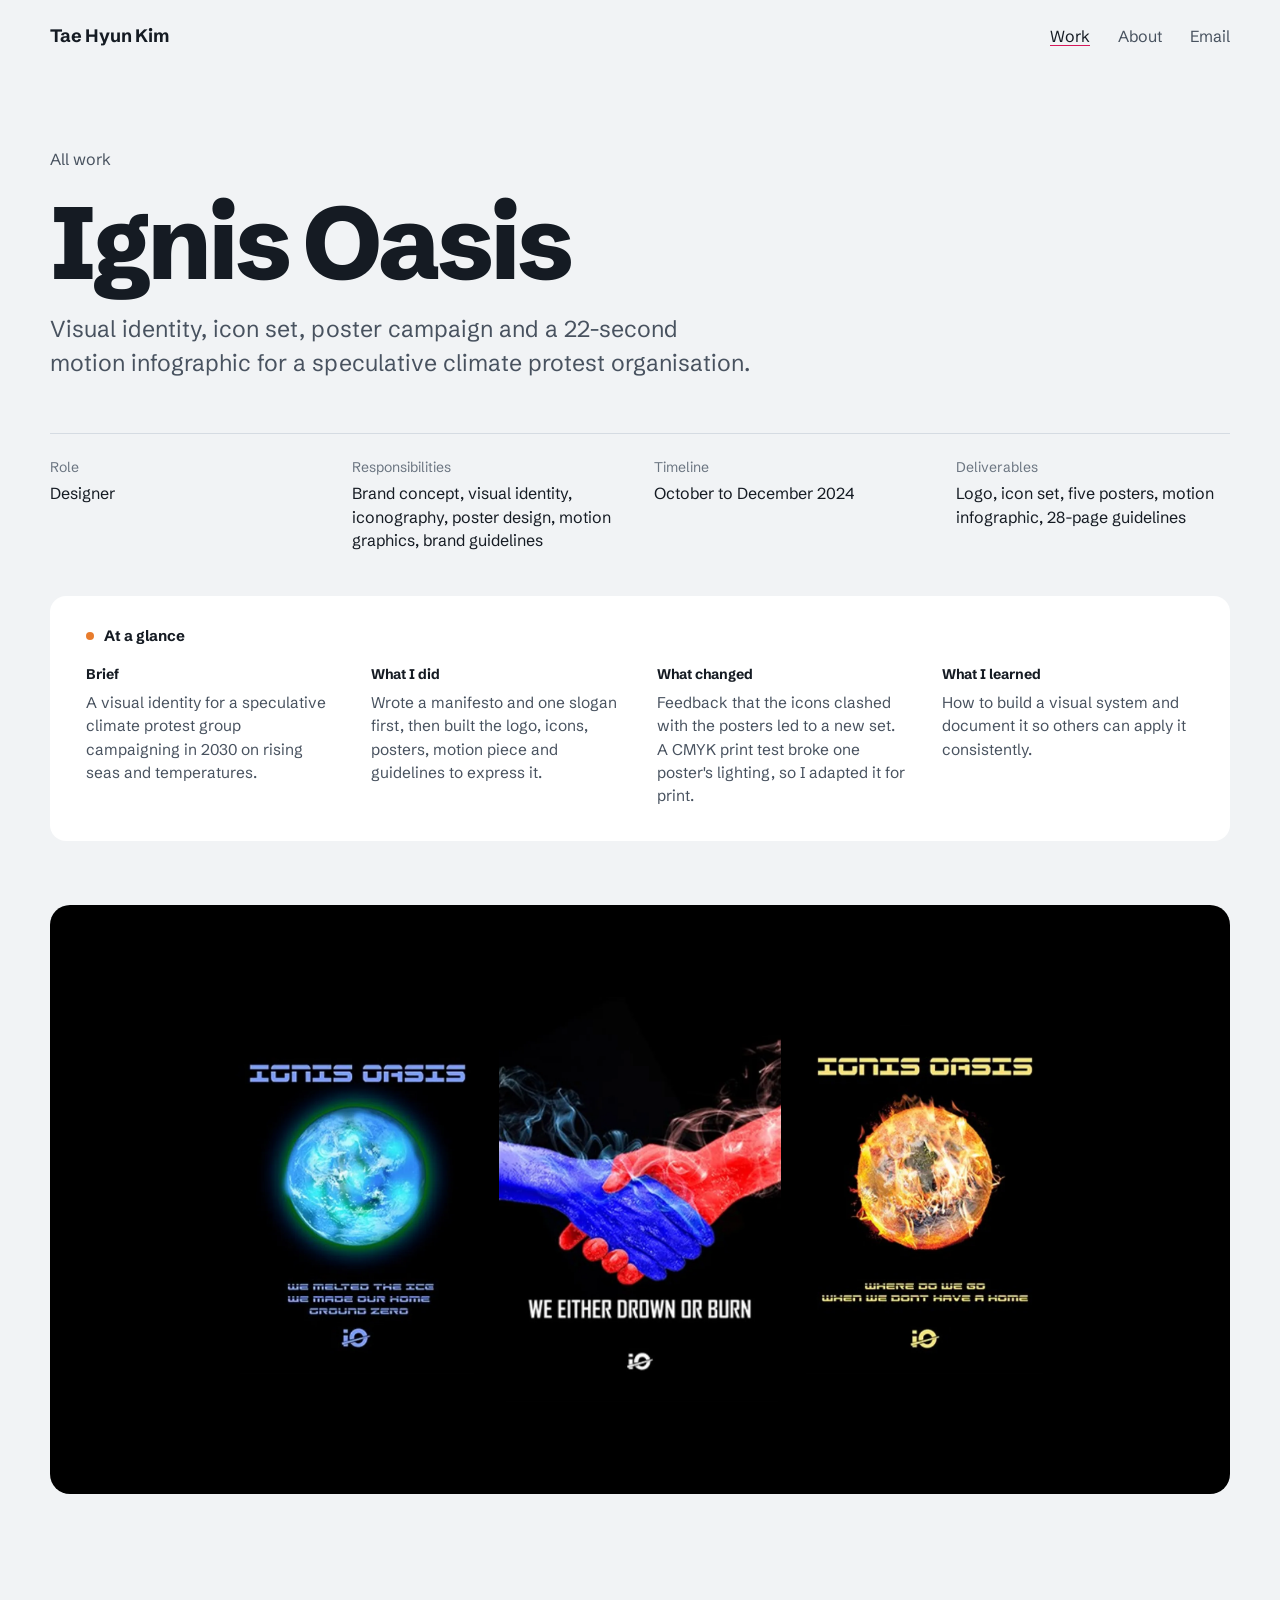
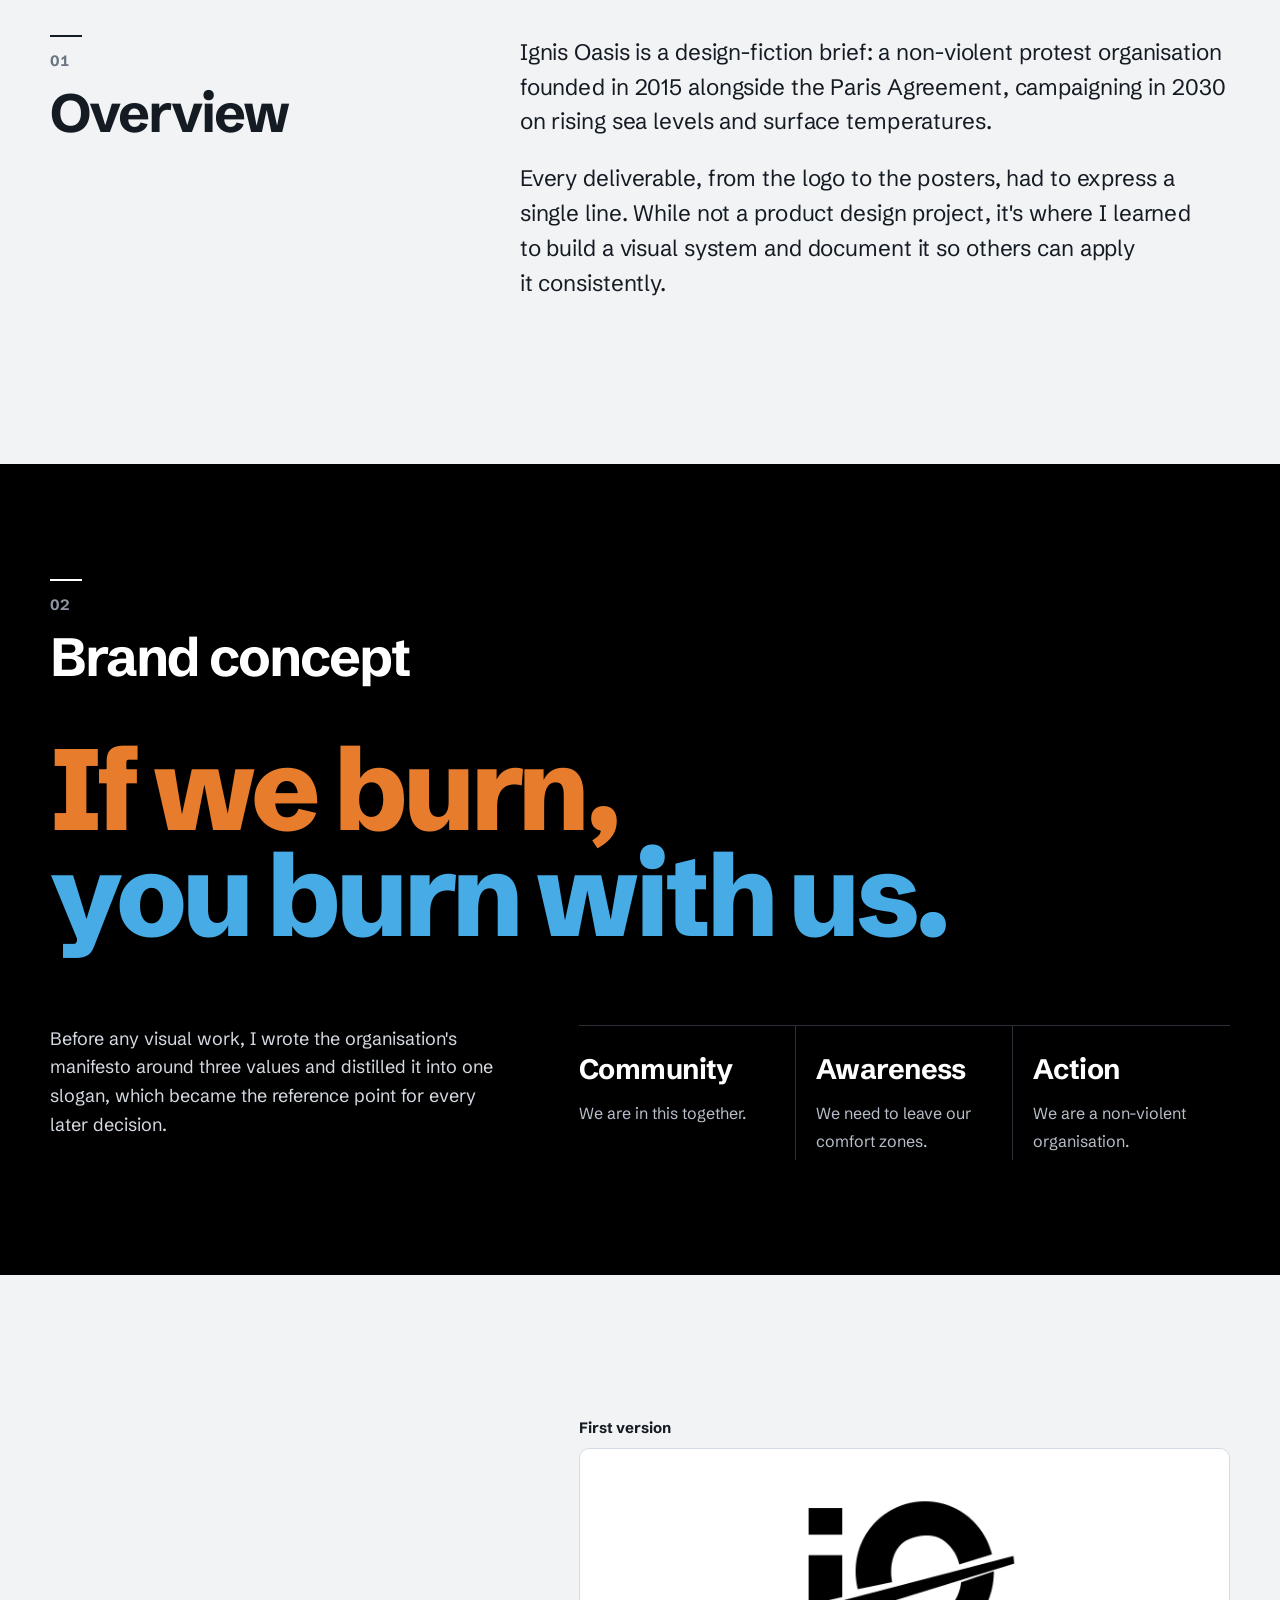
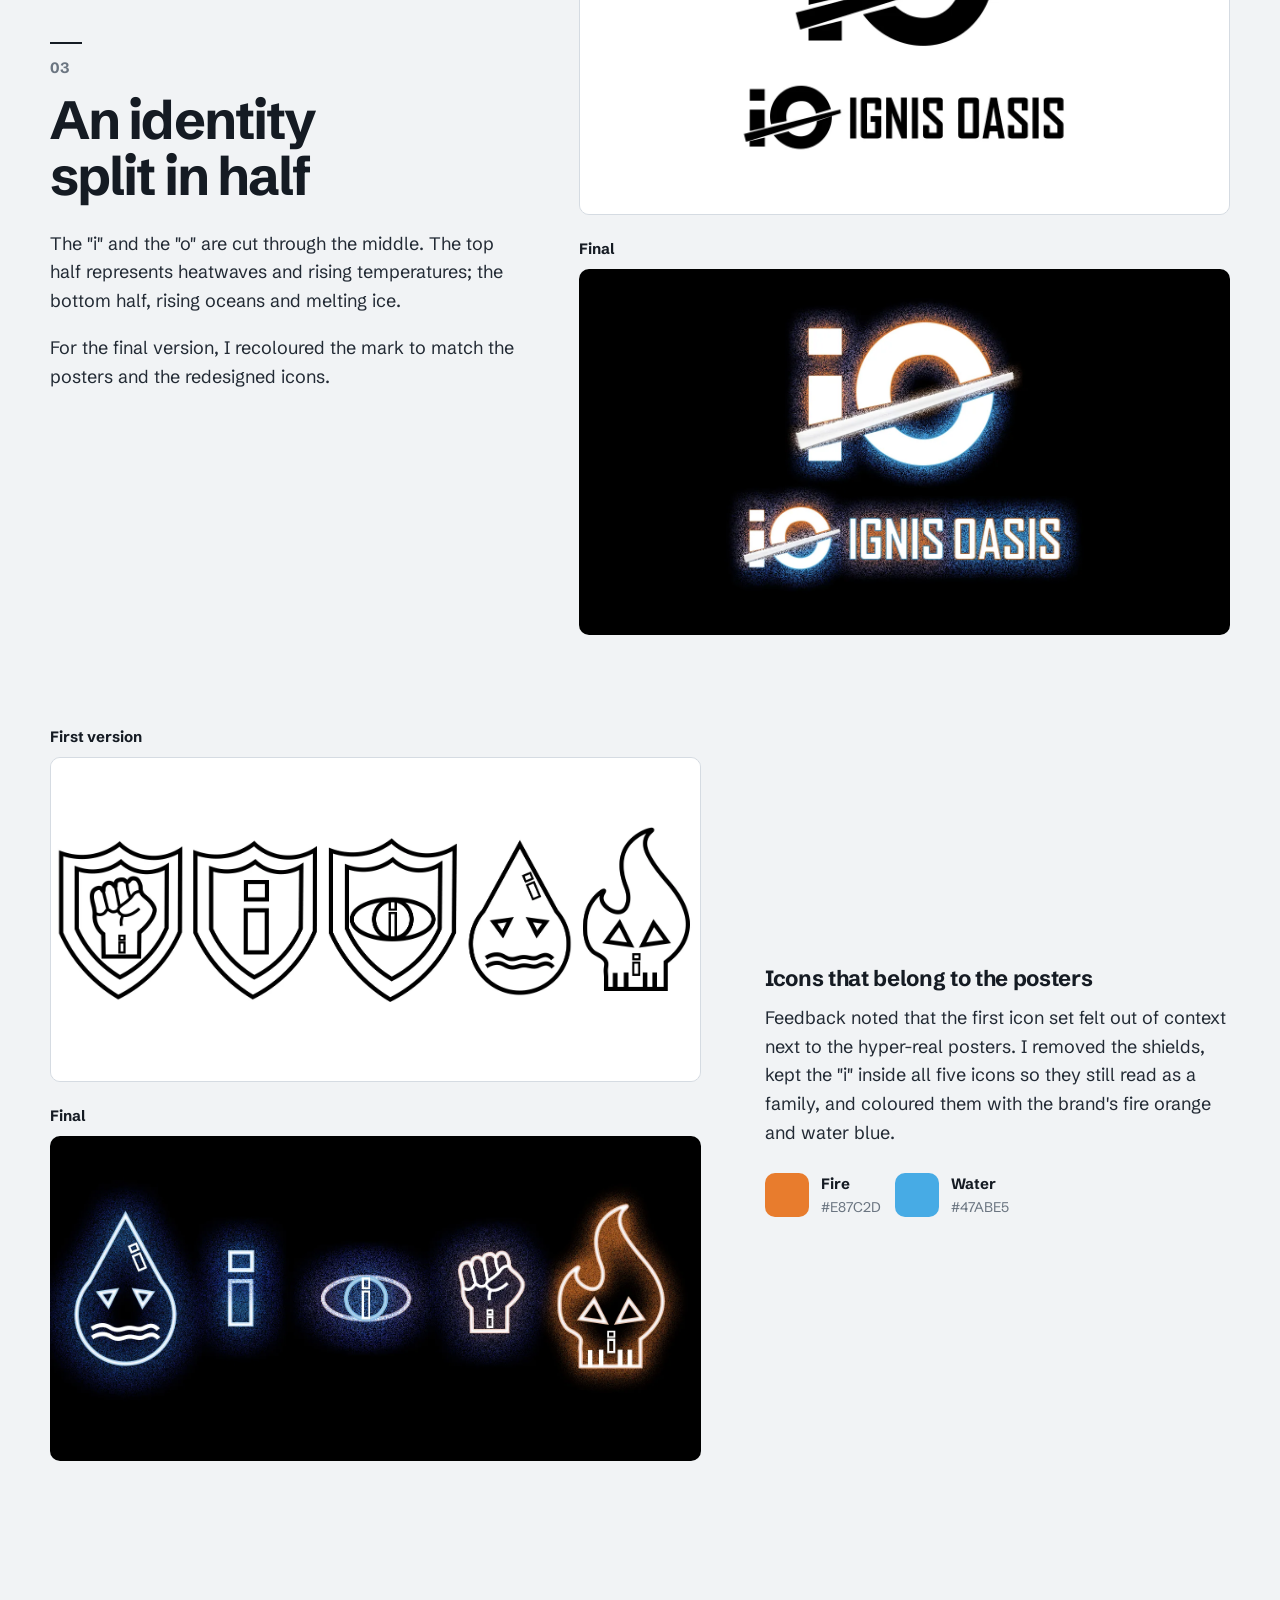
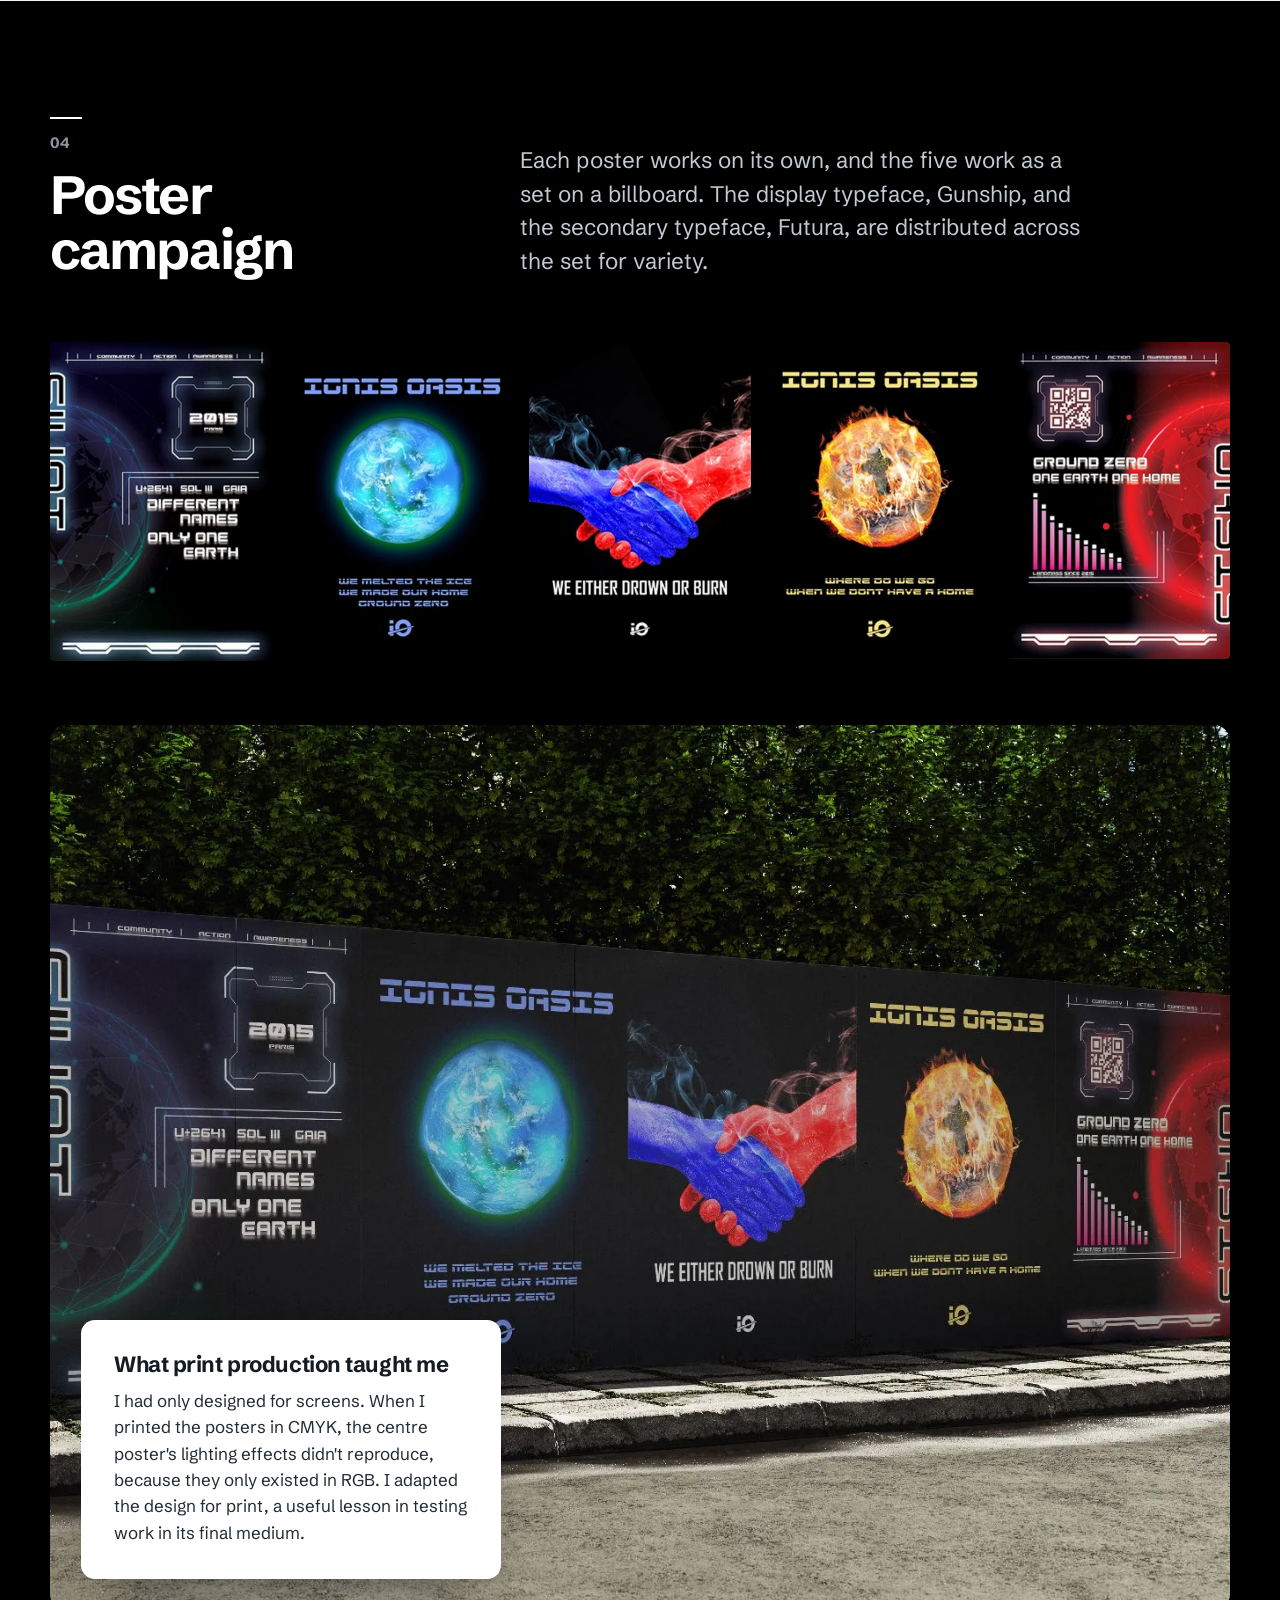
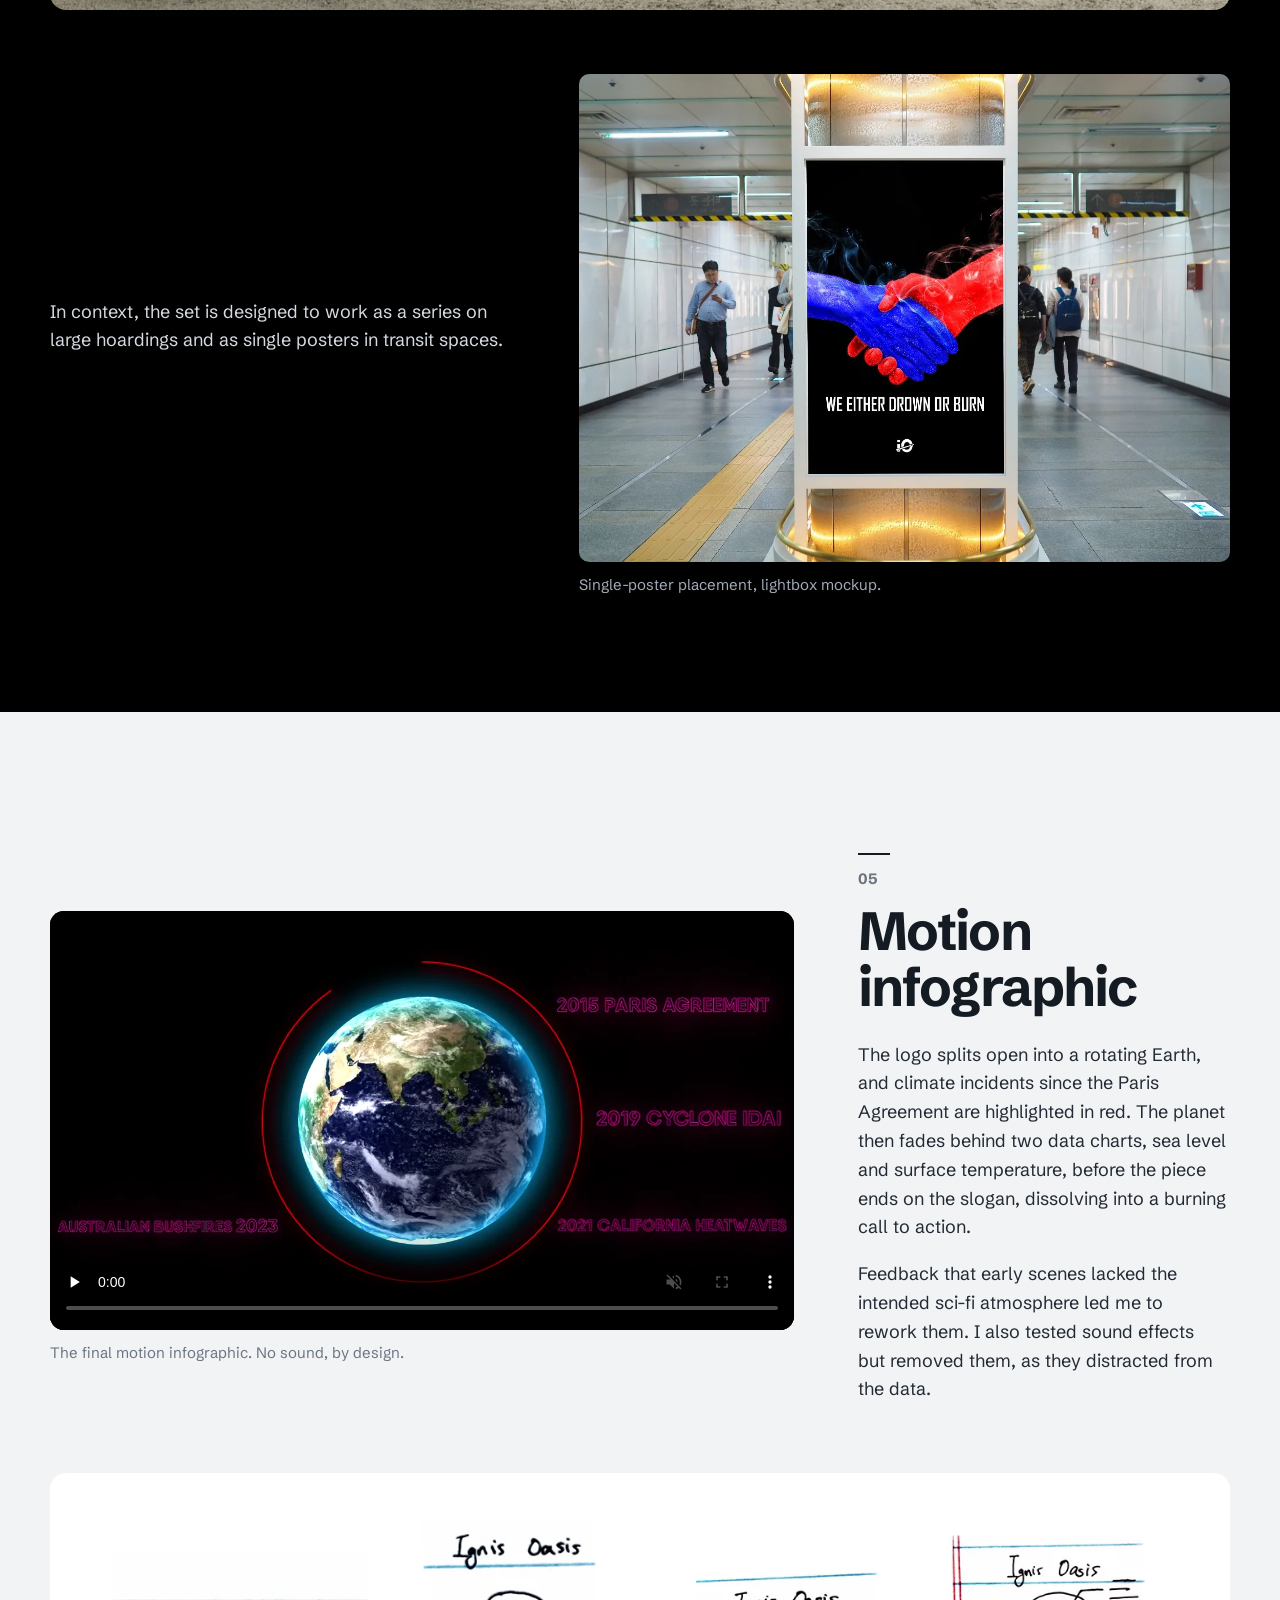
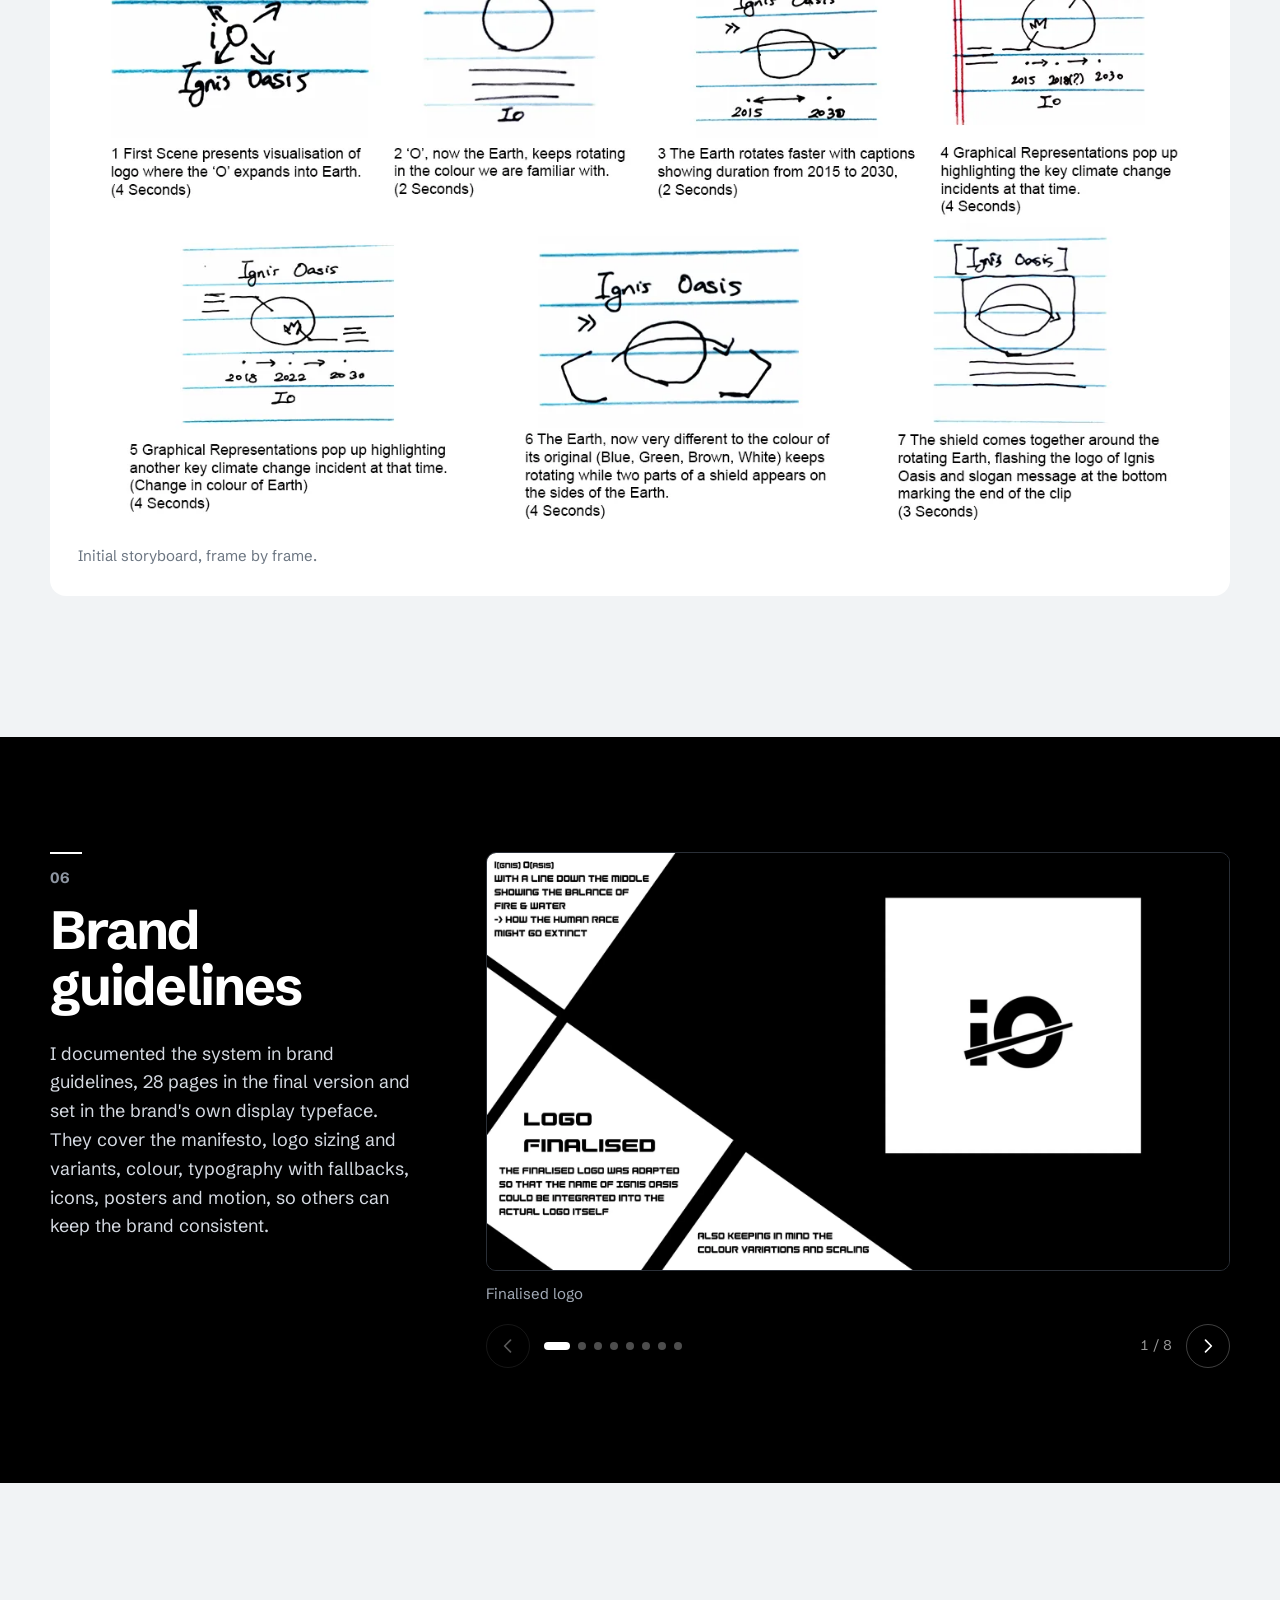
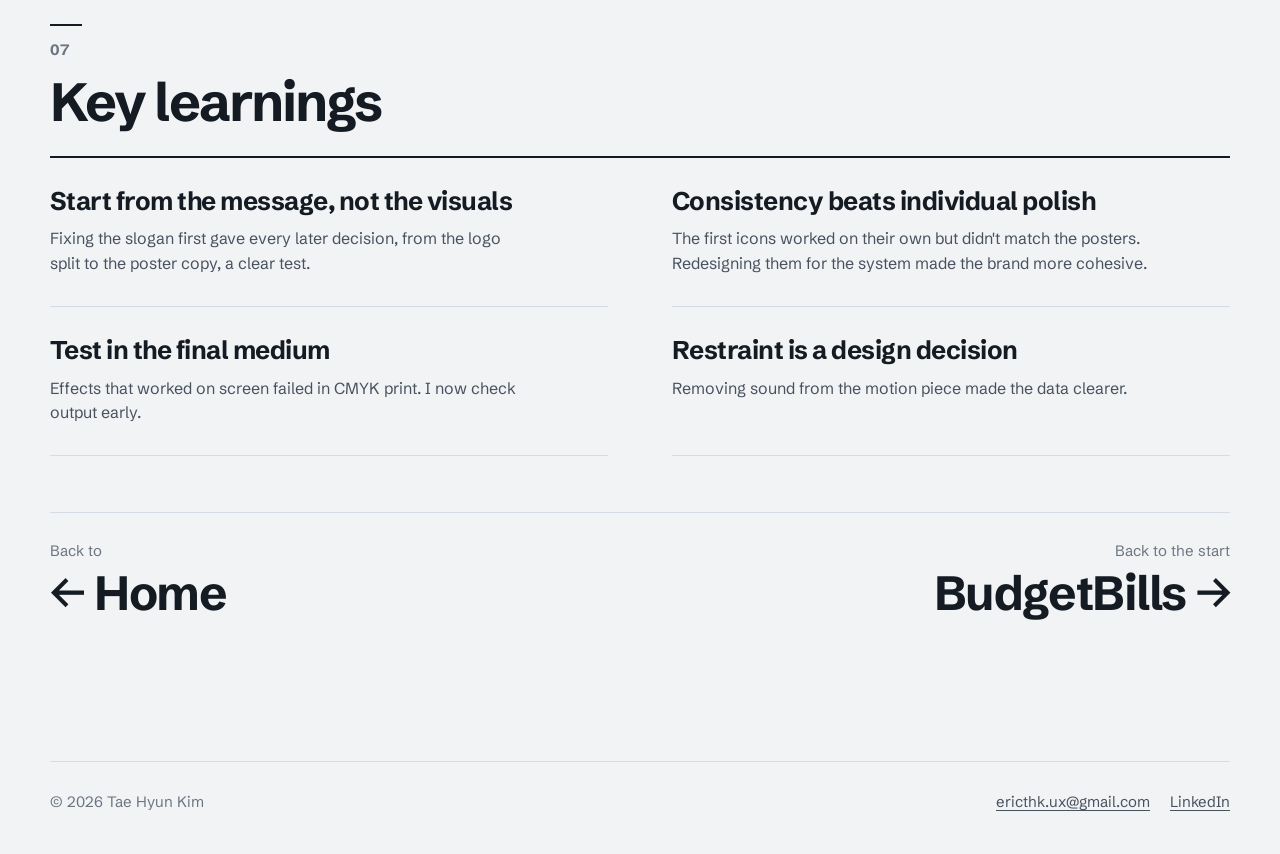
<file: ignis-oasis/index.html>
<!doctype html>
<html lang="en">
<head>
<meta charset="utf-8">
<meta name="viewport" content="width=device-width, initial-scale=1">
<title>Ignis Oasis, Tae Hyun Kim</title>
<meta name="description" content="Ignis Oasis: visual identity, icon set, poster campaign, motion infographic and brand guidelines for a speculative climate protest organisation.">
<meta property="og:title" content="Ignis Oasis, a project by Tae Hyun Kim">
<meta property="og:description" content="Visual identity, poster campaign and a 22-second motion infographic for a speculative climate protest organisation.">
<meta property="og:image" content="https://thkeric.github.io/assets/img/og.png">
<link rel="icon" href="../favicon.svg" type="image/svg+xml">
<link rel="preconnect" href="https://fonts.googleapis.com">
<link rel="preconnect" href="https://fonts.gstatic.com" crossorigin>
<link href="https://fonts.googleapis.com/css2?family=Schibsted+Grotesk:wght@400;500;700;800&display=swap" rel="stylesheet">
<link rel="stylesheet" href="../assets/css/site.css?v=202610051730">
</head>
<body class="theme-io">
<a class="skip" href="#content">Skip to content</a>
<header class="wrap site-head">
  <a class="name" href="../">Tae Hyun Kim</a>
  <nav aria-label="Main">
    <a href="../work/" aria-current="page">Work</a>
    <a href="../about/">About</a>
    <a href="mailto:ericthk.ux@gmail.com">Email</a>
  </nav>
</header>

<main id="content">
  <div class="wrap cs-head">
    <a class="back" href="../work/">All work</a>
    <h1>Ignis Oasis</h1>
    <p class="lede lede--wide">Visual identity, icon set, poster campaign and a 22-second motion infographic for a speculative climate protest organisation.</p>
    <dl class="facts">
      <div><dt>Role</dt><dd>Designer</dd></div>
      <div><dt>Responsibilities</dt><dd>Brand concept, visual identity, iconography, poster design, motion graphics, brand guidelines</dd></div>
      <div><dt>Timeline</dt><dd>October to December 2024</dd></div>
      <div><dt>Deliverables</dt><dd>Logo, icon set, five posters, motion infographic, 28-page guidelines</dd></div>
    </dl>
    <section class="glance" aria-labelledby="glance">
      <h2 id="glance" class="glance-title">At a glance</h2>
      <dl class="glance-list">
        <div><dt>Brief</dt><dd>A visual identity for a speculative climate protest group campaigning in 2030 on rising seas and temperatures.</dd></div>
        <div><dt>What I did</dt><dd>Wrote a manifesto and one slogan first, then built the logo, icons, posters, motion piece and guidelines to express it.</dd></div>
        <div><dt>What changed</dt><dd>Feedback that the icons clashed with the posters led to a new set. A CMYK print test broke one poster's lighting, so I adapted it for print.</dd></div>
        <div><dt>What I learned</dt><dd>How to build a visual system and document it so others can apply it consistently.</dd></div>
      </dl>
    </section>
  </div>

  <div class="wrap cs-hero">
    <div class="stage stage--void">
      <img class="poster" src="../assets/img/io/poster-2-strip.webp" alt="Poster: a blue Earth. We melted the ice, we made our home ground zero." width="721" height="1036">
      <img class="poster" src="../assets/img/io/poster-3-strip.webp" alt="Poster: a blue hand and a red hand shaking. We either drown or burn." width="721" height="1036">
      <img class="poster" src="../assets/img/io/poster-4-strip.webp" alt="Poster: a burning Earth. Where do we go when we don't have a home?" width="721" height="1036">
    </div>
  </div>

  <section class="chapter rail" aria-labelledby="overview">
    <header class="chap-head"><span class="chap-no">01</span><h2 id="overview">Overview</h2></header>
    <div class="lead-text">
      <p>Ignis Oasis is a design-fiction brief: a non-violent protest organisation founded in 2015 alongside the Paris Agreement, campaigning in 2030 on rising sea levels and surface temperatures.</p>
      <p>Every deliverable, from the logo to the posters, had to express a single line. While not a product design project, it's where I learned to build a visual system and document it so others can apply it consistently.</p>
    </div>
  </section>

  <section class="band band--black slogan-band" aria-labelledby="concept">
    <div class="wrap">
      <header class="chap-head"><span class="chap-no">02</span><h2 id="concept">Brand concept</h2></header>
      <p class="slogan"><span class="fire">If we burn,</span> <span class="water">you burn with us.</span></p>
      <div class="split split--5-7 align-start">
        <div class="prose">
          <p>Before any visual work, I wrote the organisation's manifesto around three values and distilled it into one slogan, which became the reference point for every later decision.</p>
        </div>
        <ol class="values">
          <li><b>Community</b><span>We are in this together.</span></li>
          <li><b>Awareness</b><span>We need to leave our comfort zones.</span></li>
          <li><b>Action</b><span>We are a non-violent organisation.</span></li>
        </ol>
      </div>
    </div>
  </section>

  <section class="chapter" aria-labelledby="identity">
    <div class="split split--5-7">
      <div class="prose">
        <header class="chap-head"><span class="chap-no">03</span><h2 id="identity">An identity split in half</h2></header>
        <p>The "i" and the "o" are cut through the middle. The top half represents heatwaves and rising temperatures; the bottom half, rising oceans and melting ice.</p>
        <p>For the final version, I recoloured the mark to match the posters and the redesigned icons.</p>
      </div>
      <div class="ba-stack">
        <figure class="flush"><p class="label">First version</p><img src="../assets/img/io/identity-v1.webp" alt="First identity: black io mark on white" width="1366" height="768" loading="lazy" class="rounded bordered"></figure>
        <figure class="flush"><p class="label">Final</p><img src="../assets/img/io/identity-final.webp" alt="Final identity: glowing io mark split between fire and water on black" width="1366" height="768" loading="lazy" class="rounded"></figure>
      </div>
    </div>

    <div class="split split--7-5 icons-split">
      <div class="ba-stack">
        <figure class="flush"><p class="label">First version</p><img src="../assets/img/io/icons-v1.webp" alt="First icon set: five line icons inside shields" width="1541" height="768" loading="lazy" class="rounded bordered"></figure>
        <figure class="flush"><p class="label">Final</p><img src="../assets/img/io/icons-final.webp" alt="Final icon set: five glowing icons in fire and water colours" width="1541" height="768" loading="lazy" class="rounded"></figure>
      </div>
      <div class="prose">
        <h3>Icons that belong to the posters</h3>
        <p>Feedback noted that the first icon set felt out of context next to the hyper-real posters. I removed the shields, kept the "i" inside all five icons so they still read as a family, and coloured them with the brand's fire orange and water blue.</p>
        <ul class="swatches" aria-label="Brand colours">
          <li style="--c:#e87c2d"><span>Fire</span><code>#E87C2D</code></li>
          <li style="--c:#47abe5"><span>Water</span><code>#47ABE5</code></li>
        </ul>
      </div>
    </div>
  </section>

  <section class="band band--black" aria-labelledby="posters">
    <div class="wrap">
      <div class="rail rail--intro">
        <header class="chap-head"><span class="chap-no">04</span><h2 id="posters">Poster campaign</h2></header>
        <p class="lead-line lead-line--dark">Each poster works on its own, and the five work as a set on a billboard. The display typeface, Gunship, and the secondary typeface, Futura, are distributed across the set for variety.</p>
      </div>
      <div class="poster-row">
        <img src="../assets/img/io/poster-1-strip.webp" alt="Poster: Different names, only one Earth" width="721" height="1036" loading="lazy">
        <img src="../assets/img/io/poster-2-strip.webp" alt="Poster: We melted the ice, we made our home ground zero" width="721" height="1036" loading="lazy">
        <img src="../assets/img/io/poster-3-strip.webp" alt="Poster: We either drown or burn" width="721" height="1036" loading="lazy">
        <img src="../assets/img/io/poster-4-strip.webp" alt="Poster: Where do we go when we don't have a home" width="721" height="1036" loading="lazy">
        <img src="../assets/img/io/poster-5-strip.webp" alt="Poster: Ground zero, one Earth one home, with a falling bar chart" width="726" height="1036" loading="lazy">
      </div>
      <figure class="overlay overlay--dark">
        <img src="../assets/img/io/billboard.webp" alt="The five posters on a street billboard mockup" width="1341" height="1006" loading="lazy">
        <div class="overlay-card overlay-card--light">
          <h3>What print production taught me</h3>
          <p>I had only designed for screens. When I printed the posters in CMYK, the centre poster's lighting effects didn't reproduce, because they only existed in RGB. I adapted the design for print, a useful lesson in testing work in its final medium.</p>
        </div>
      </figure>
      <div class="split split--5-7 subway-split">
        <div class="prose">
          <p>In context, the set is designed to work as a series on large hoardings and as single posters in transit spaces.</p>
        </div>
        <figure class="flush"><img src="../assets/img/io/subway.webp" alt="The handshake poster on a lightbox in a subway corridor mockup" width="1272" height="954" loading="lazy" class="rounded"><figcaption>Single-poster placement, lightbox mockup.</figcaption></figure>
      </div>
    </div>
  </section>

  <section class="chapter" aria-labelledby="motion">
    <div class="split split--8-4">
      <figure class="flush">
        <video controls muted playsinline preload="none" poster="../assets/video/io-motion-poster.webp" width="1280" height="720" class="motion-video" aria-label="Ignis Oasis motion infographic, 22 seconds, no sound"><source src="../assets/video/io-motion.mp4" type="video/mp4"></video>
        <figcaption>The final motion infographic. No sound, by design.</figcaption>
      </figure>
      <div class="prose">
        <header class="chap-head"><span class="chap-no">05</span><h2 id="motion">Motion infographic</h2></header>
        <p>The logo splits open into a rotating Earth, and climate incidents since the Paris Agreement are highlighted in red. The planet then fades behind two data charts, sea level and surface temperature, before the piece ends on the slogan, dissolving into a burning call to action.</p>
        <p>Feedback that early scenes lacked the intended sci-fi atmosphere led me to rework them. I also tested sound effects but removed them, as they distracted from the data.</p>
      </div>
    </div>
    <figure class="panel flush" style="margin-top:clamp(32px,4vw,56px)">
      <img src="../assets/img/io/storyboard.webp" alt="Hand-drawn storyboard in seven frames" width="1366" height="768" loading="lazy">
      <figcaption>Initial storyboard, frame by frame.</figcaption>
    </figure>
  </section>

  <section class="band band--black" aria-labelledby="guide">
    <div class="wrap">
      <div class="split split--4-8 align-start">
        <div class="prose">
          <header class="chap-head"><span class="chap-no">06</span><h2 id="guide">Brand guidelines</h2></header>
          <p>I documented the system in brand guidelines, 28 pages in the final version and set in the brand's own display typeface. They cover the manifesto, logo sizing and variants, colour, typography with fallbacks, icons, posters and motion, so others can keep the brand consistent.</p>
        </div>
        <div class="carousel carousel--fade on-dark" data-carousel aria-label="Brand guideline pages" aria-roledescription="carousel">
          <div class="carousel-track" tabindex="0">
            <figure><img src="../assets/img/io/guide-logo.webp" alt="Guidelines page: finalised logo" width="1800" height="1012" loading="lazy" class="rounded framed"><figcaption>Finalised logo</figcaption></figure>
            <figure><img src="../assets/img/io/guide-manifesto.webp" alt="Guidelines page: manifesto with three principles" width="1600" height="900" loading="lazy" class="rounded framed"><figcaption>Manifesto</figcaption></figure>
            <figure><img src="../assets/img/io/guide-scale.webp" alt="Guidelines page: scaled logo with a minimum size of 202 by 133 pixels" width="1600" height="900" loading="lazy" class="rounded framed"><figcaption>Logo scaling and minimum size</figcaption></figure>
            <figure><img src="../assets/img/io/guide-mockups.webp" alt="Guidelines page: logo mockups on stationery and a conference screen" width="1600" height="900" loading="lazy" class="rounded framed"><figcaption>Logo in use</figcaption></figure>
            <figure><img src="../assets/img/io/guide-colour.webp" alt="Guidelines page: colour palette of reds, oranges, blues and teals" width="1800" height="1012" loading="lazy" class="rounded framed"><figcaption>Colour palette</figcaption></figure>
            <figure><img src="../assets/img/io/guide-type.webp" alt="Guidelines page: logo typography and headline styles" width="1600" height="900" loading="lazy" class="rounded framed"><figcaption>Typography</figcaption></figure>
            <figure><img src="../assets/img/io/guide-icons.webp" alt="Guidelines page: finalised icons with meanings" width="1600" height="900" loading="lazy" class="rounded framed"><figcaption>Icons</figcaption></figure>
            <figure><img src="../assets/img/io/guide-iconuse.webp" alt="Guidelines page: icons used in a website mockup" width="1600" height="900" loading="lazy" class="rounded framed"><figcaption>Icons in a website mockup</figcaption></figure>
          </div>
        </div>
      </div>
    </div>
  </section>

  <section class="chapter" aria-labelledby="learned">
    <header class="chap-head"><span class="chap-no">07</span><h2 id="learned">Key learnings</h2></header>
    <ul class="lessons">
      <li><b>Start from the message, not the visuals</b><span>Fixing the slogan first gave every later decision, from the logo split to the poster copy, a clear test.</span></li>
      <li><b>Consistency beats individual polish</b><span>The first icons worked on their own but didn't match the posters. Redesigning them for the system made the brand more cohesive.</span></li>
      <li><b>Test in the final medium</b><span>Effects that worked on screen failed in CMYK print. I now check output early.</span></li>
      <li><b>Restraint is a design decision</b><span>Removing sound from the motion piece made the data clearer.</span></li>
    </ul>
    <nav class="case-nav" aria-label="More work">
      <a class="case-nav-home" href="../"><span>Back to</span><b>Home</b></a>
      <a class="case-nav-next" href="../budgetbills/"><span>Back to the start</span><b>BudgetBills</b></a>
    </nav>
  </section>
</main>

<footer class="wrap site-foot">
  <span>© 2026 Tae Hyun Kim</span>
  <span class="foot-links"><a href="mailto:ericthk.ux@gmail.com">ericthk.ux@gmail.com</a><a href="https://www.linkedin.com/in/erickimux/" rel="me">LinkedIn</a></span>
</footer>
<script src="../assets/js/site.js?v=202610051644" defer></script>
</body>
</html>
</file>
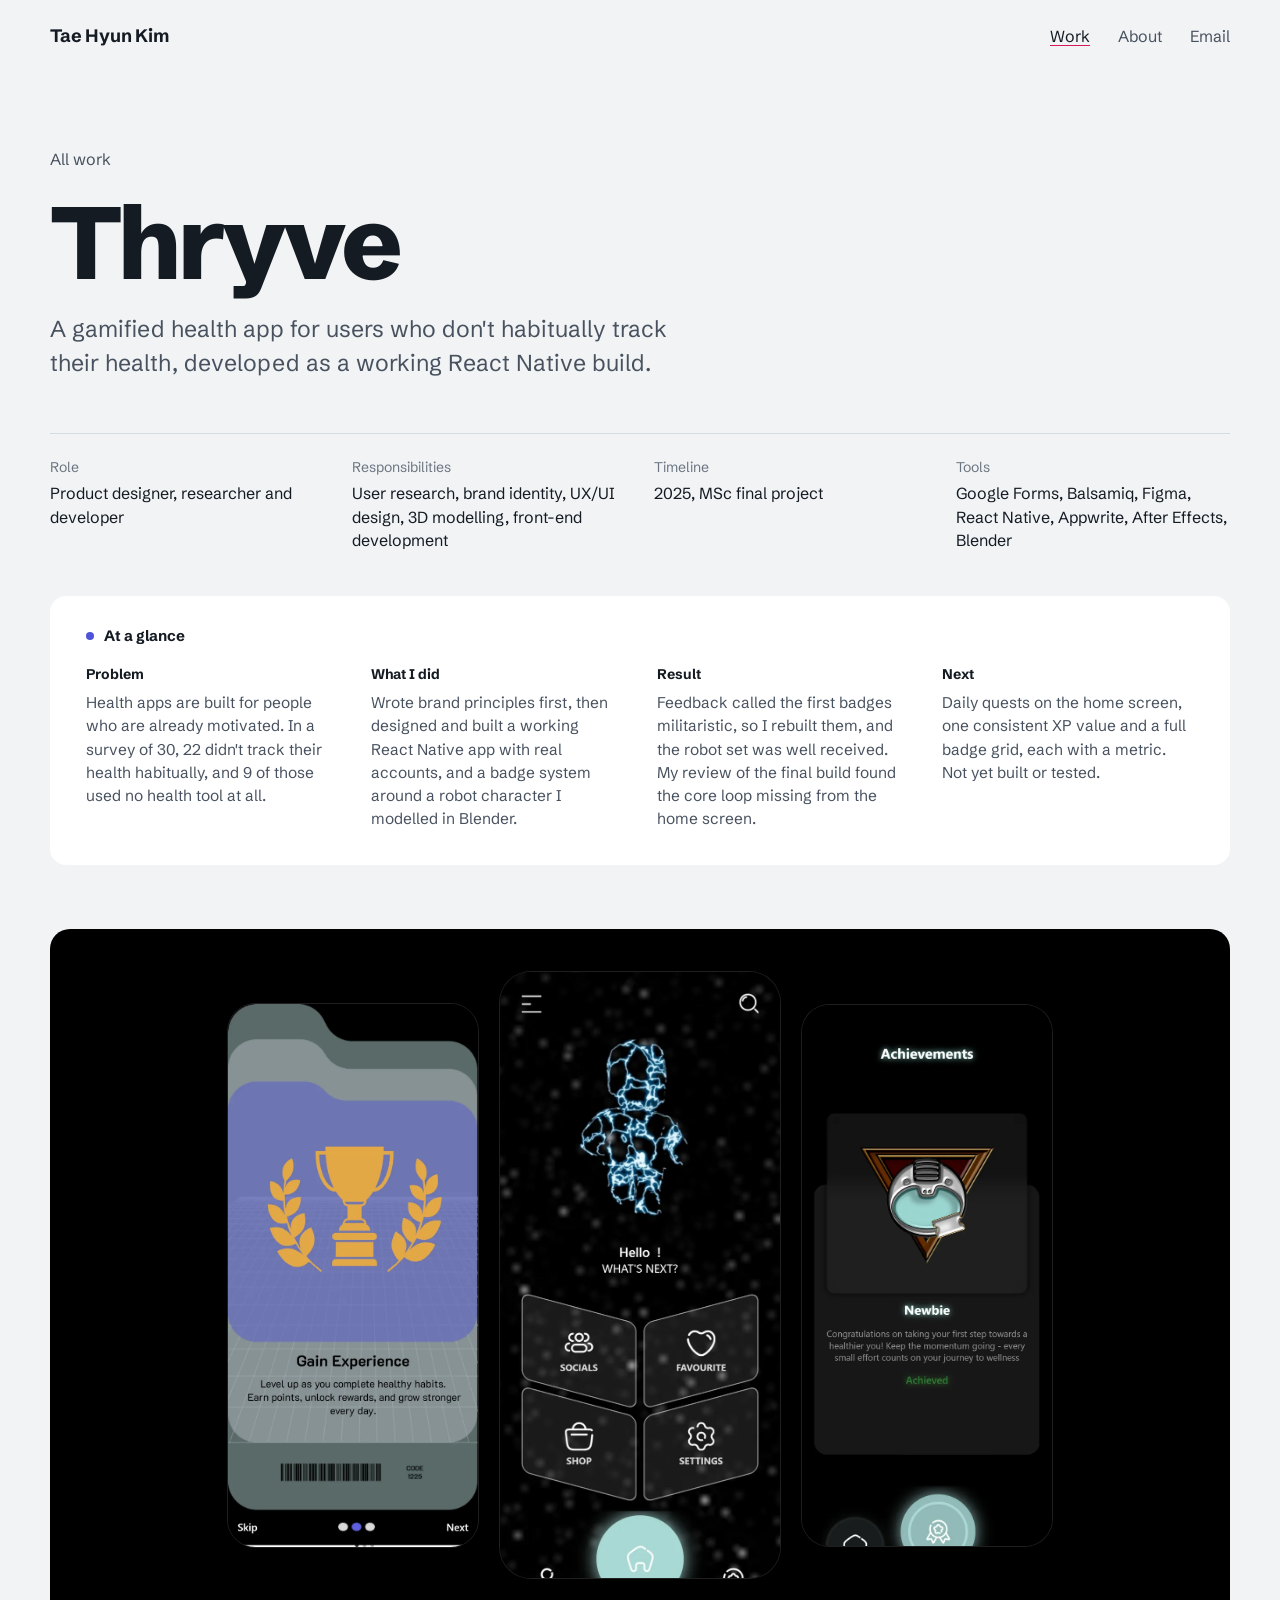
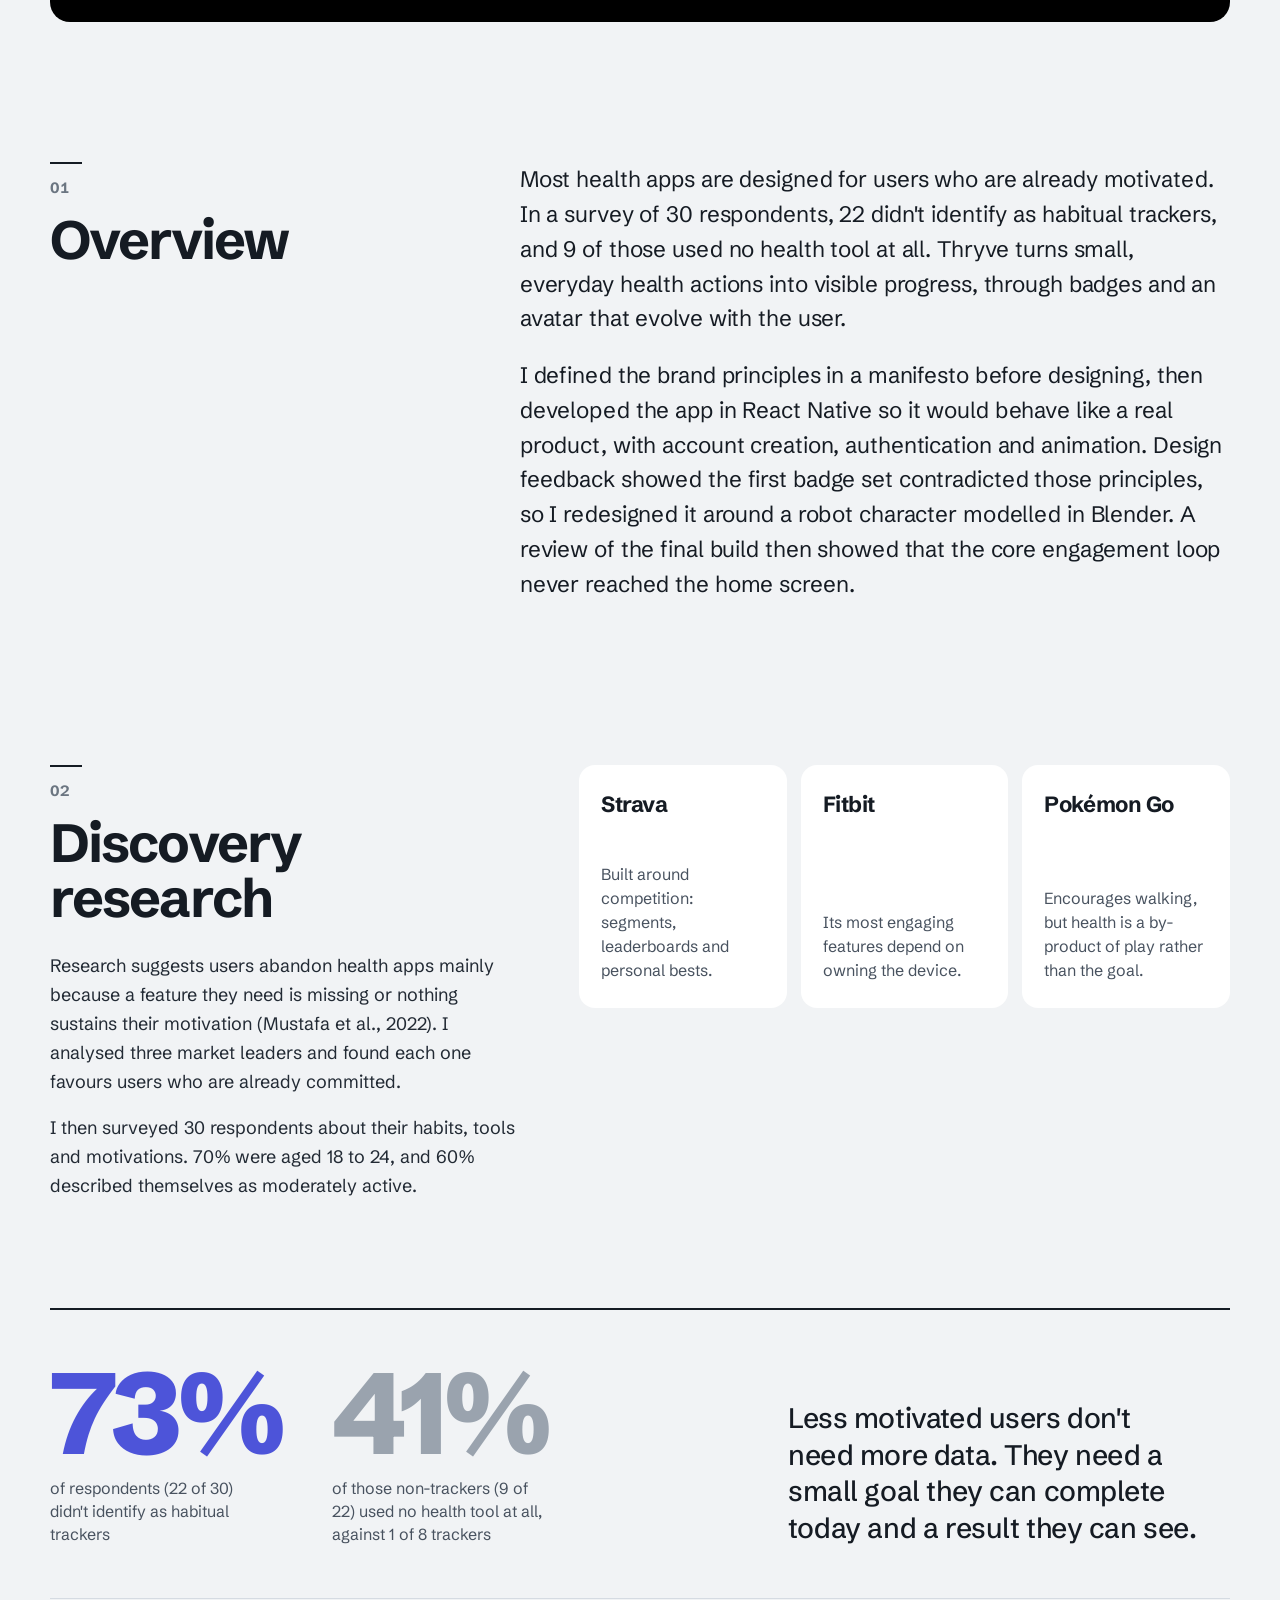
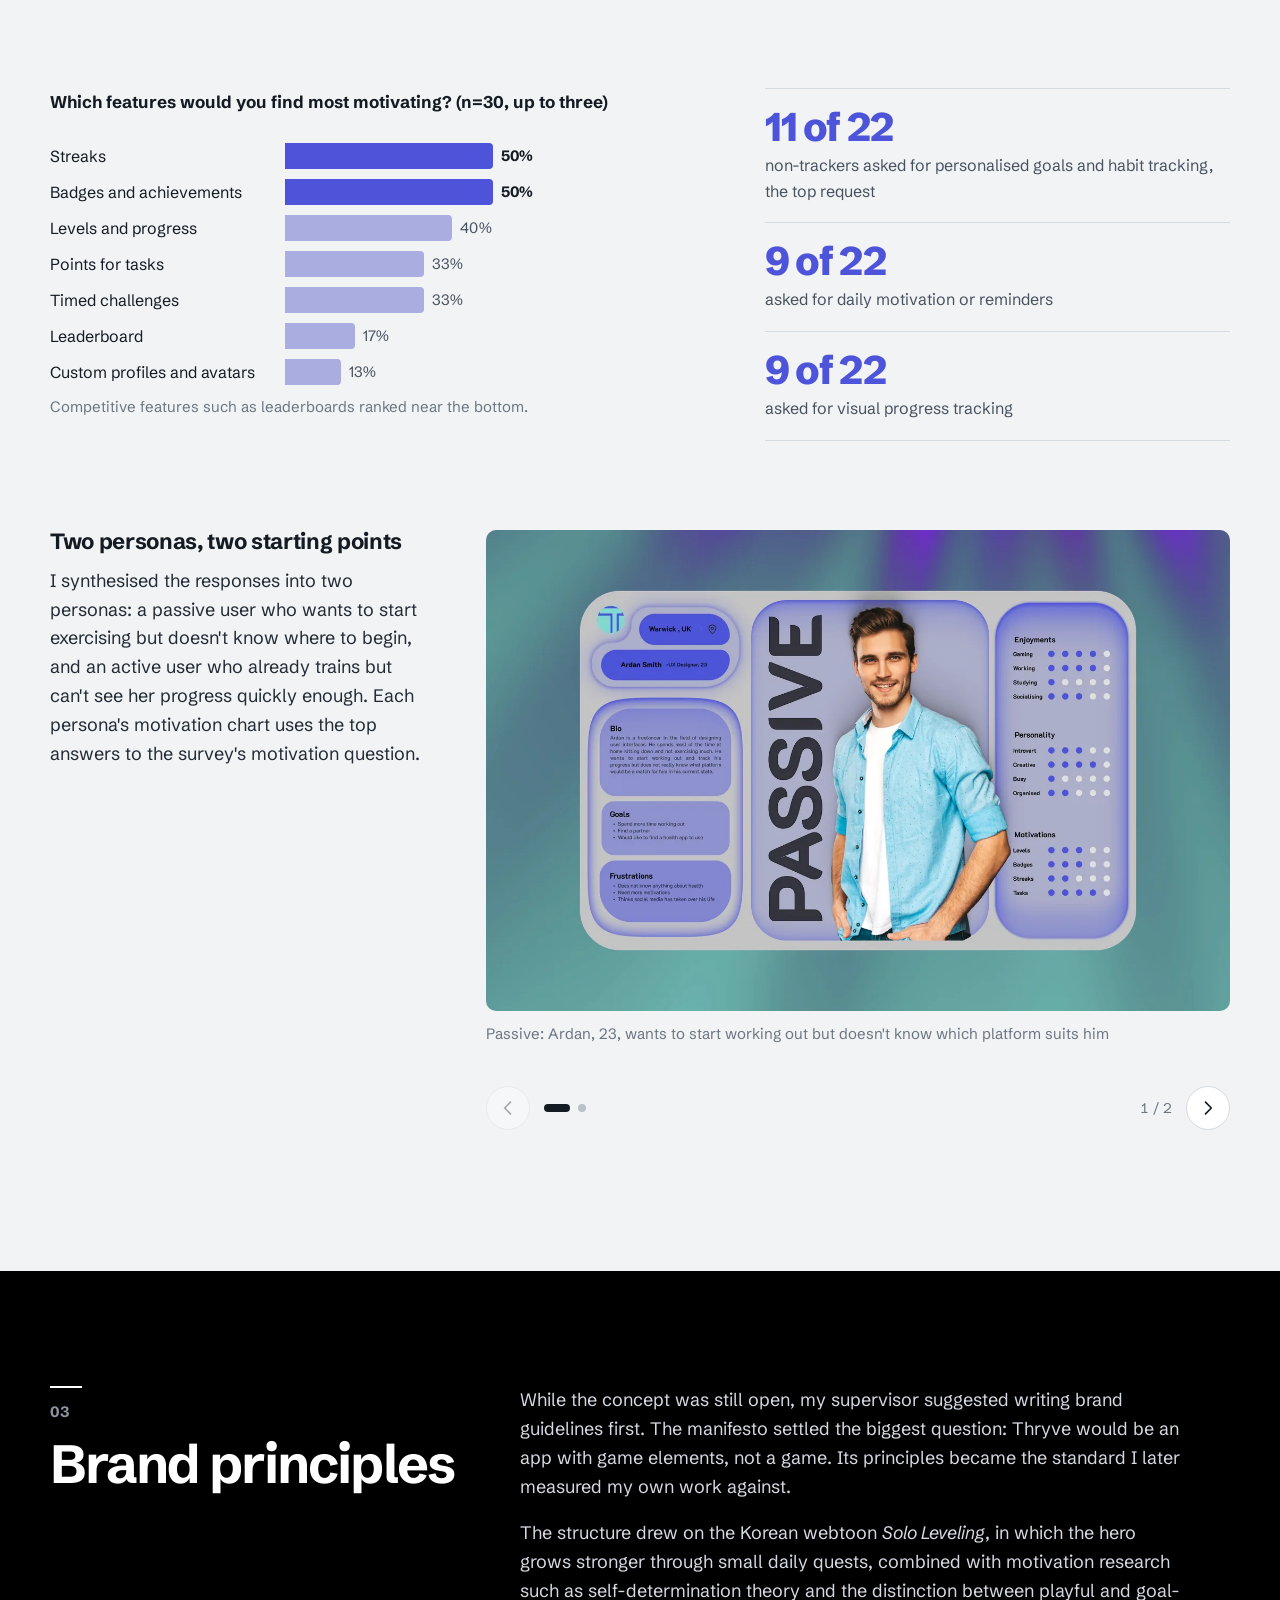
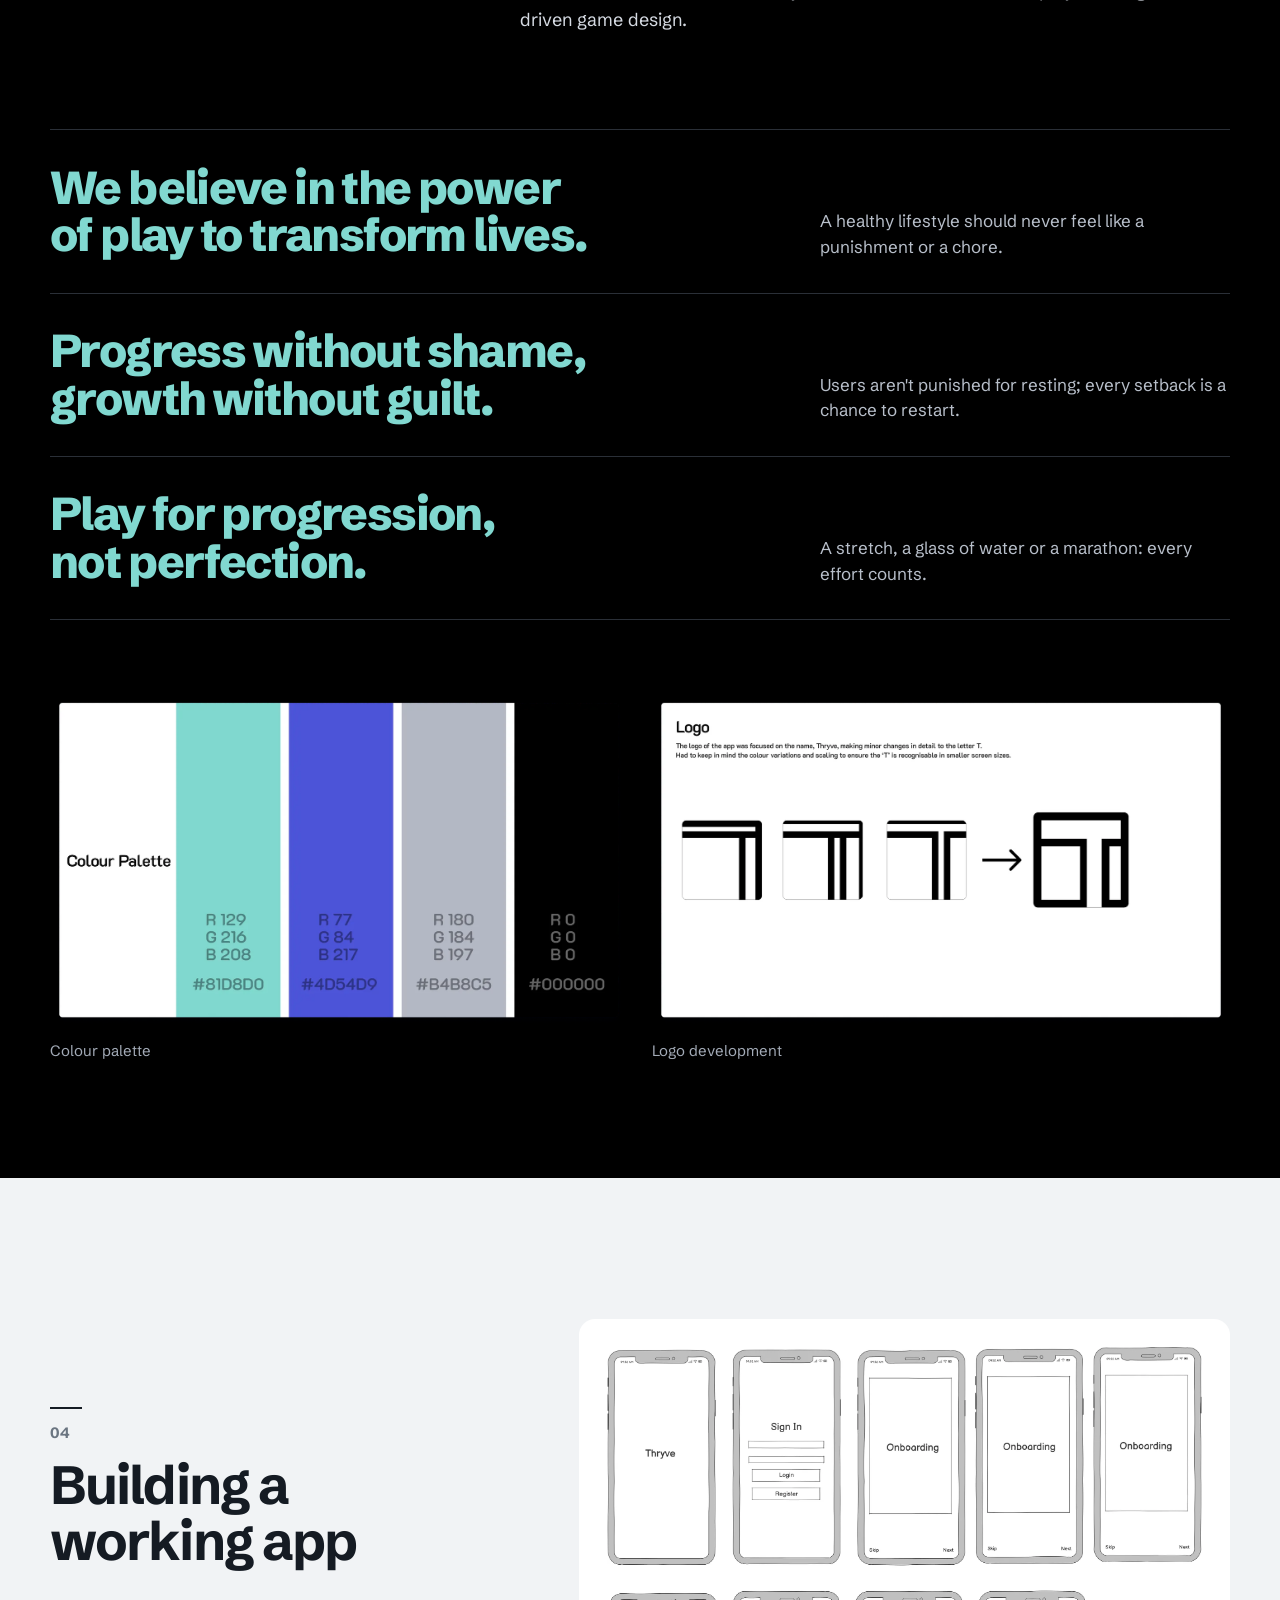
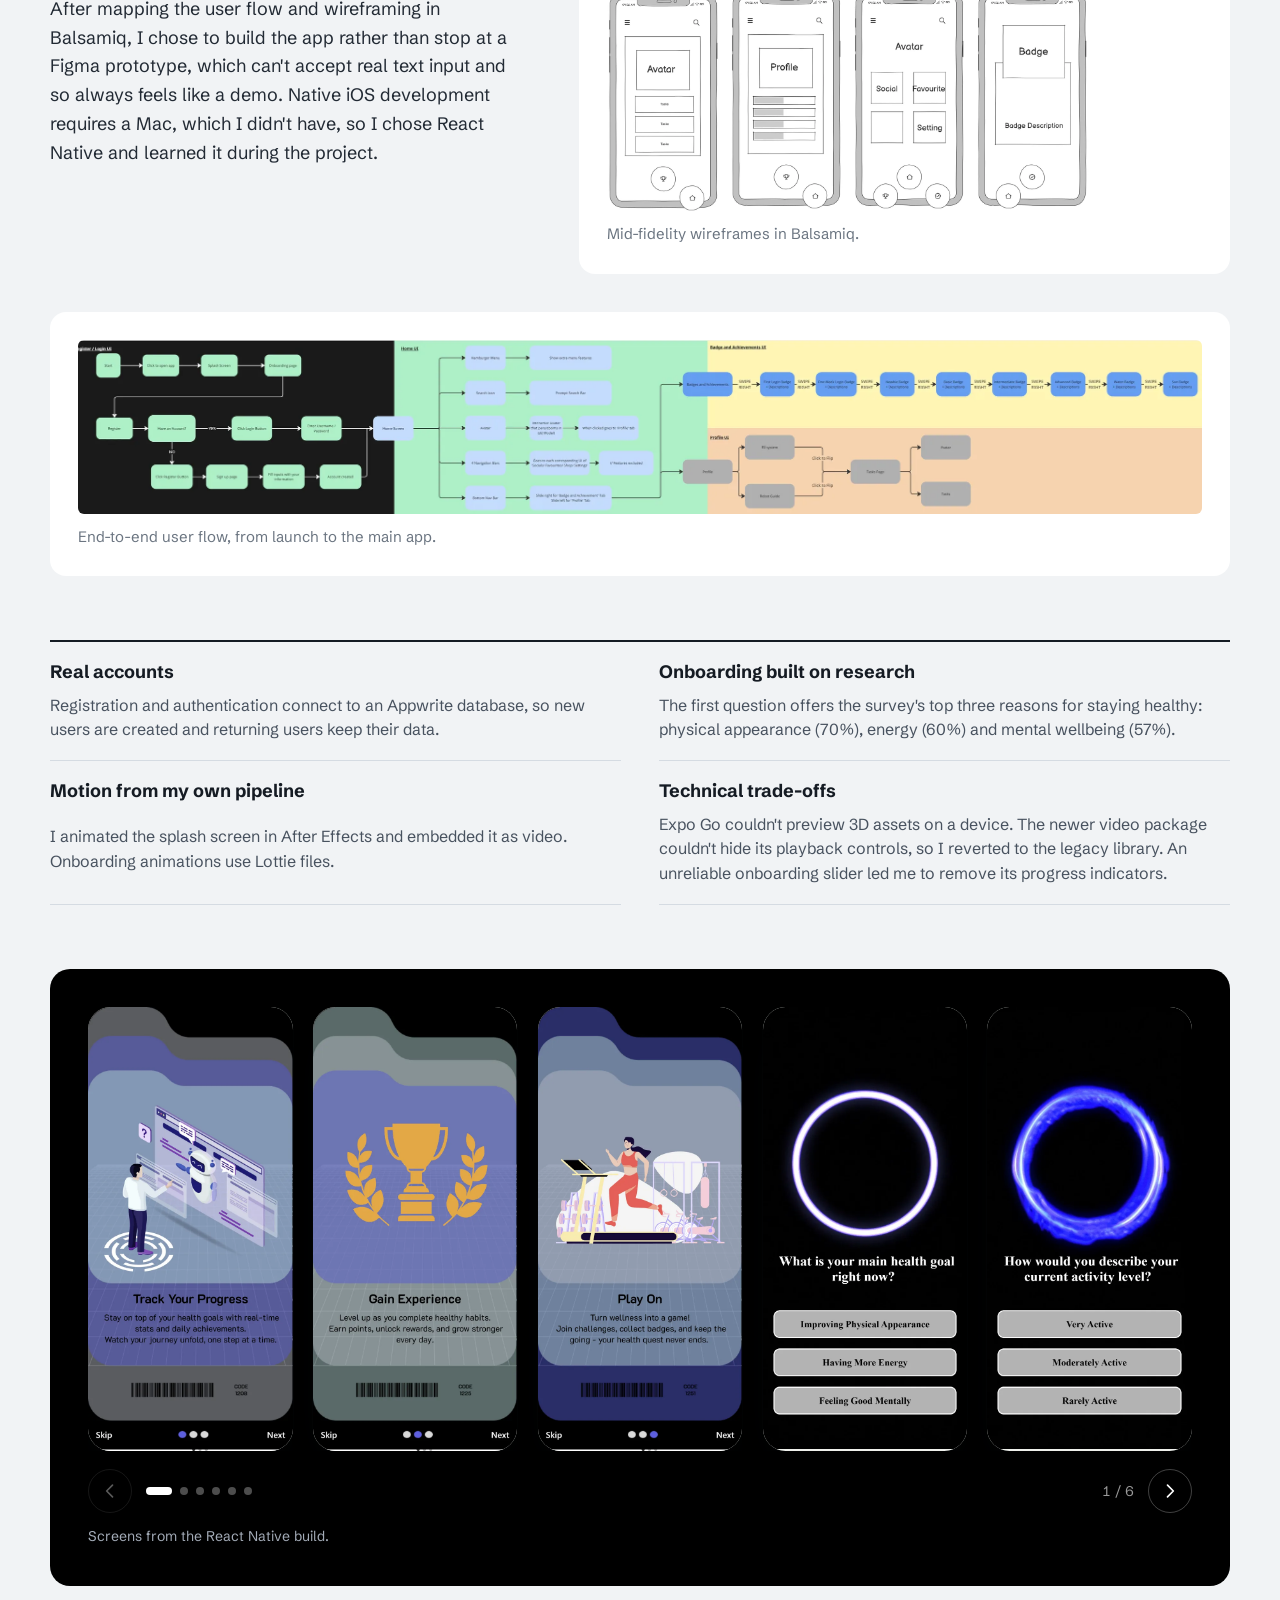
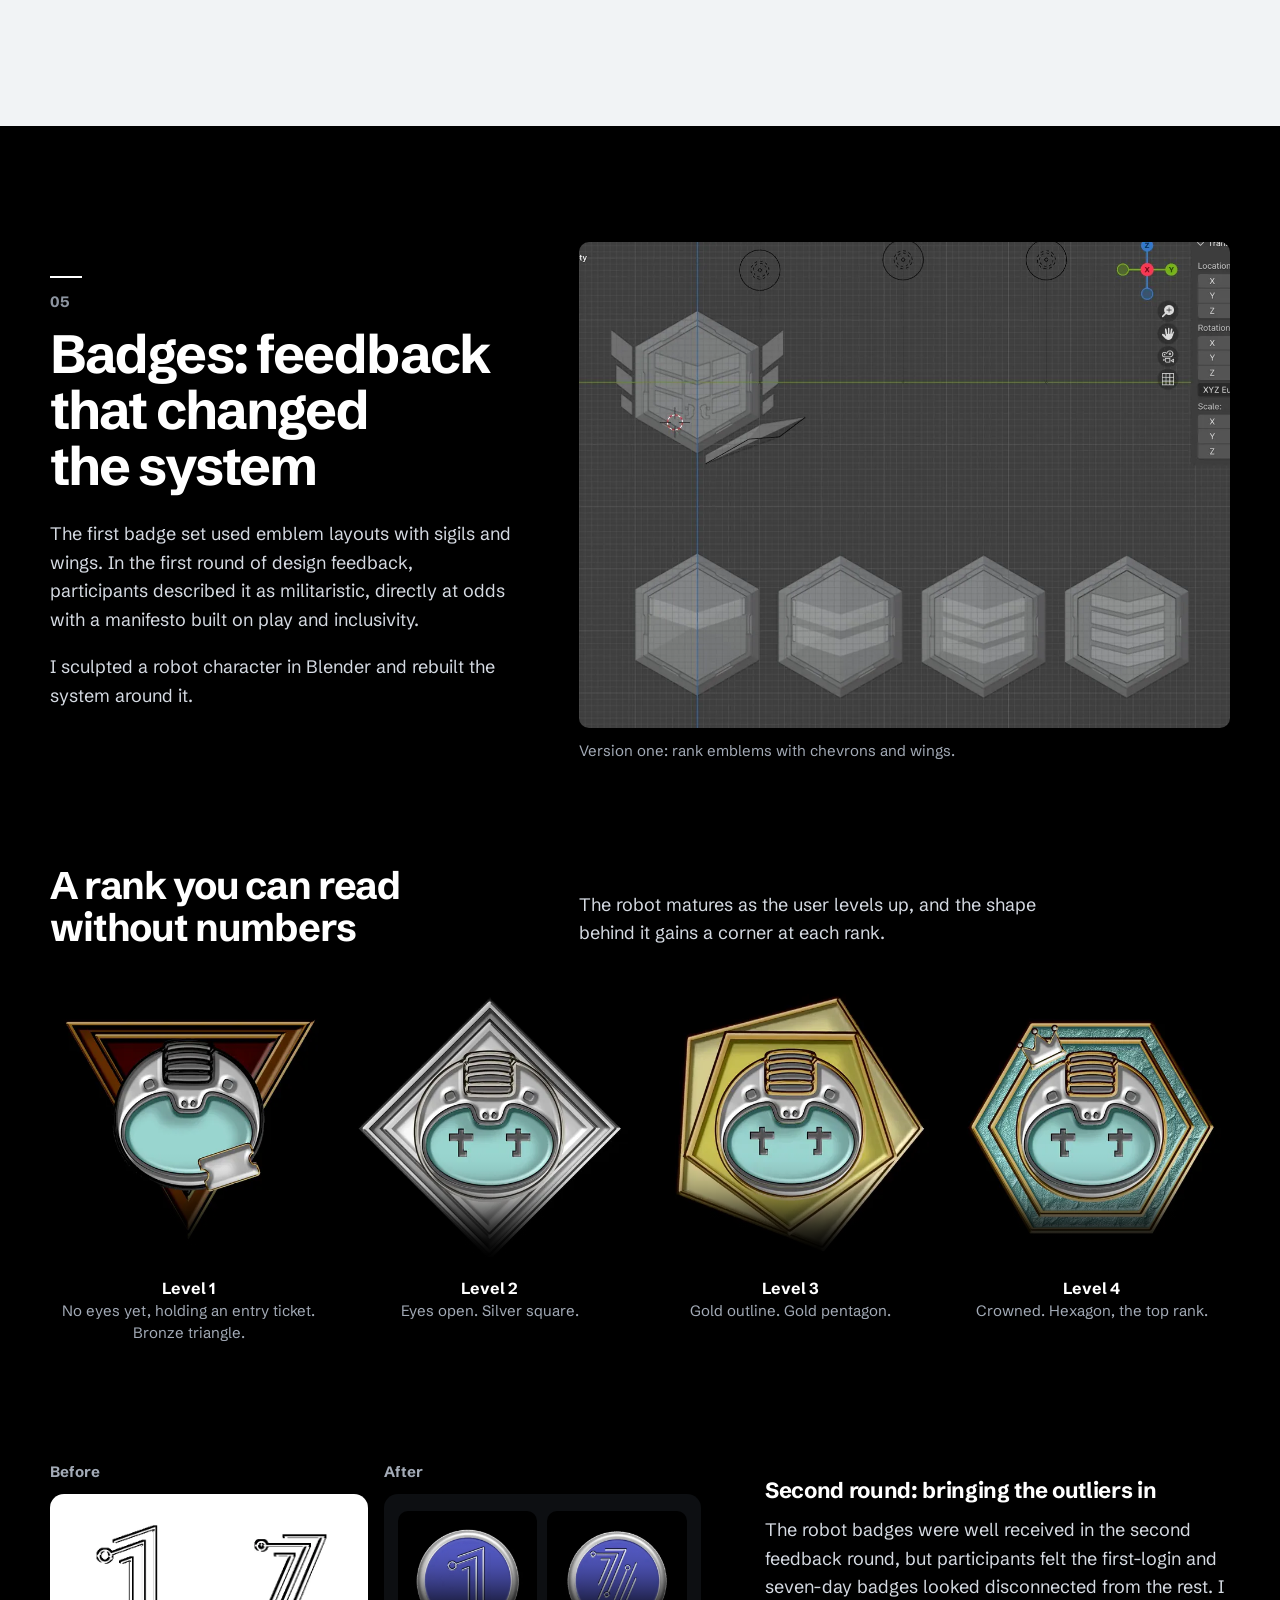
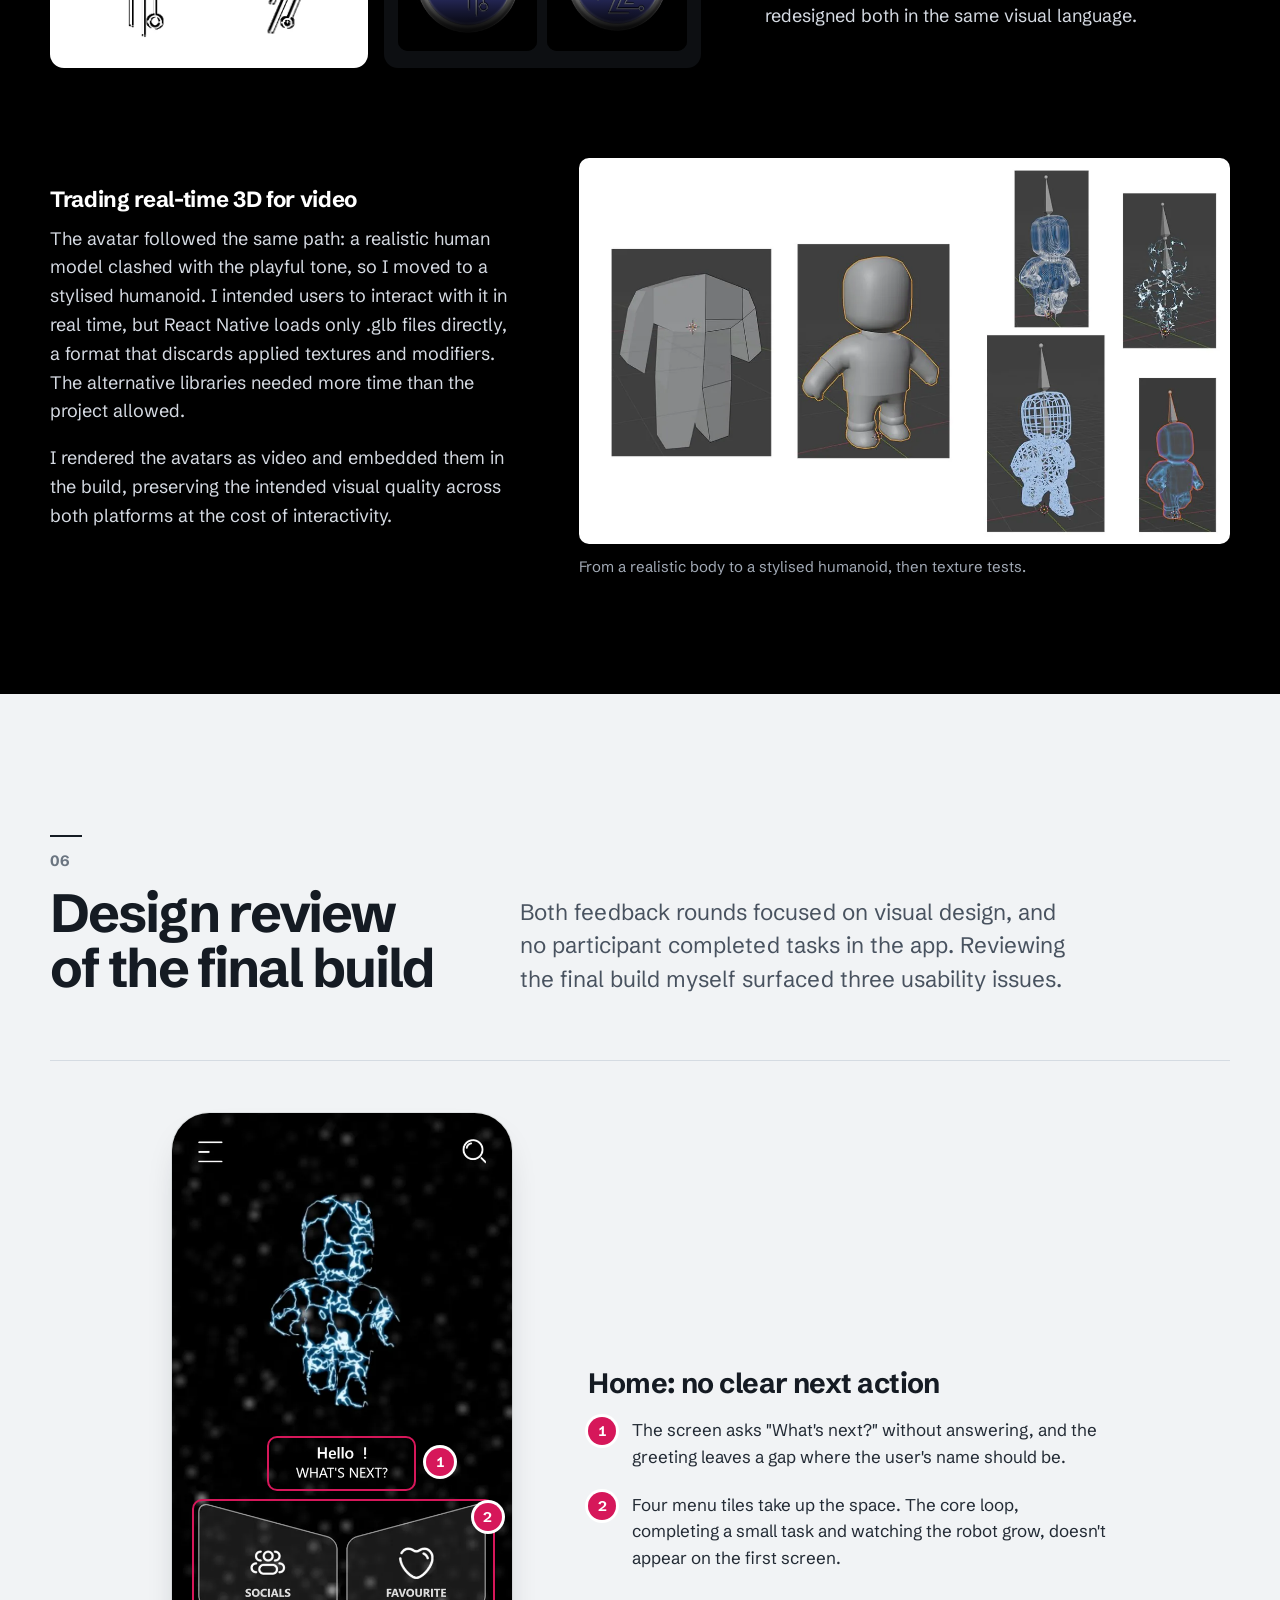
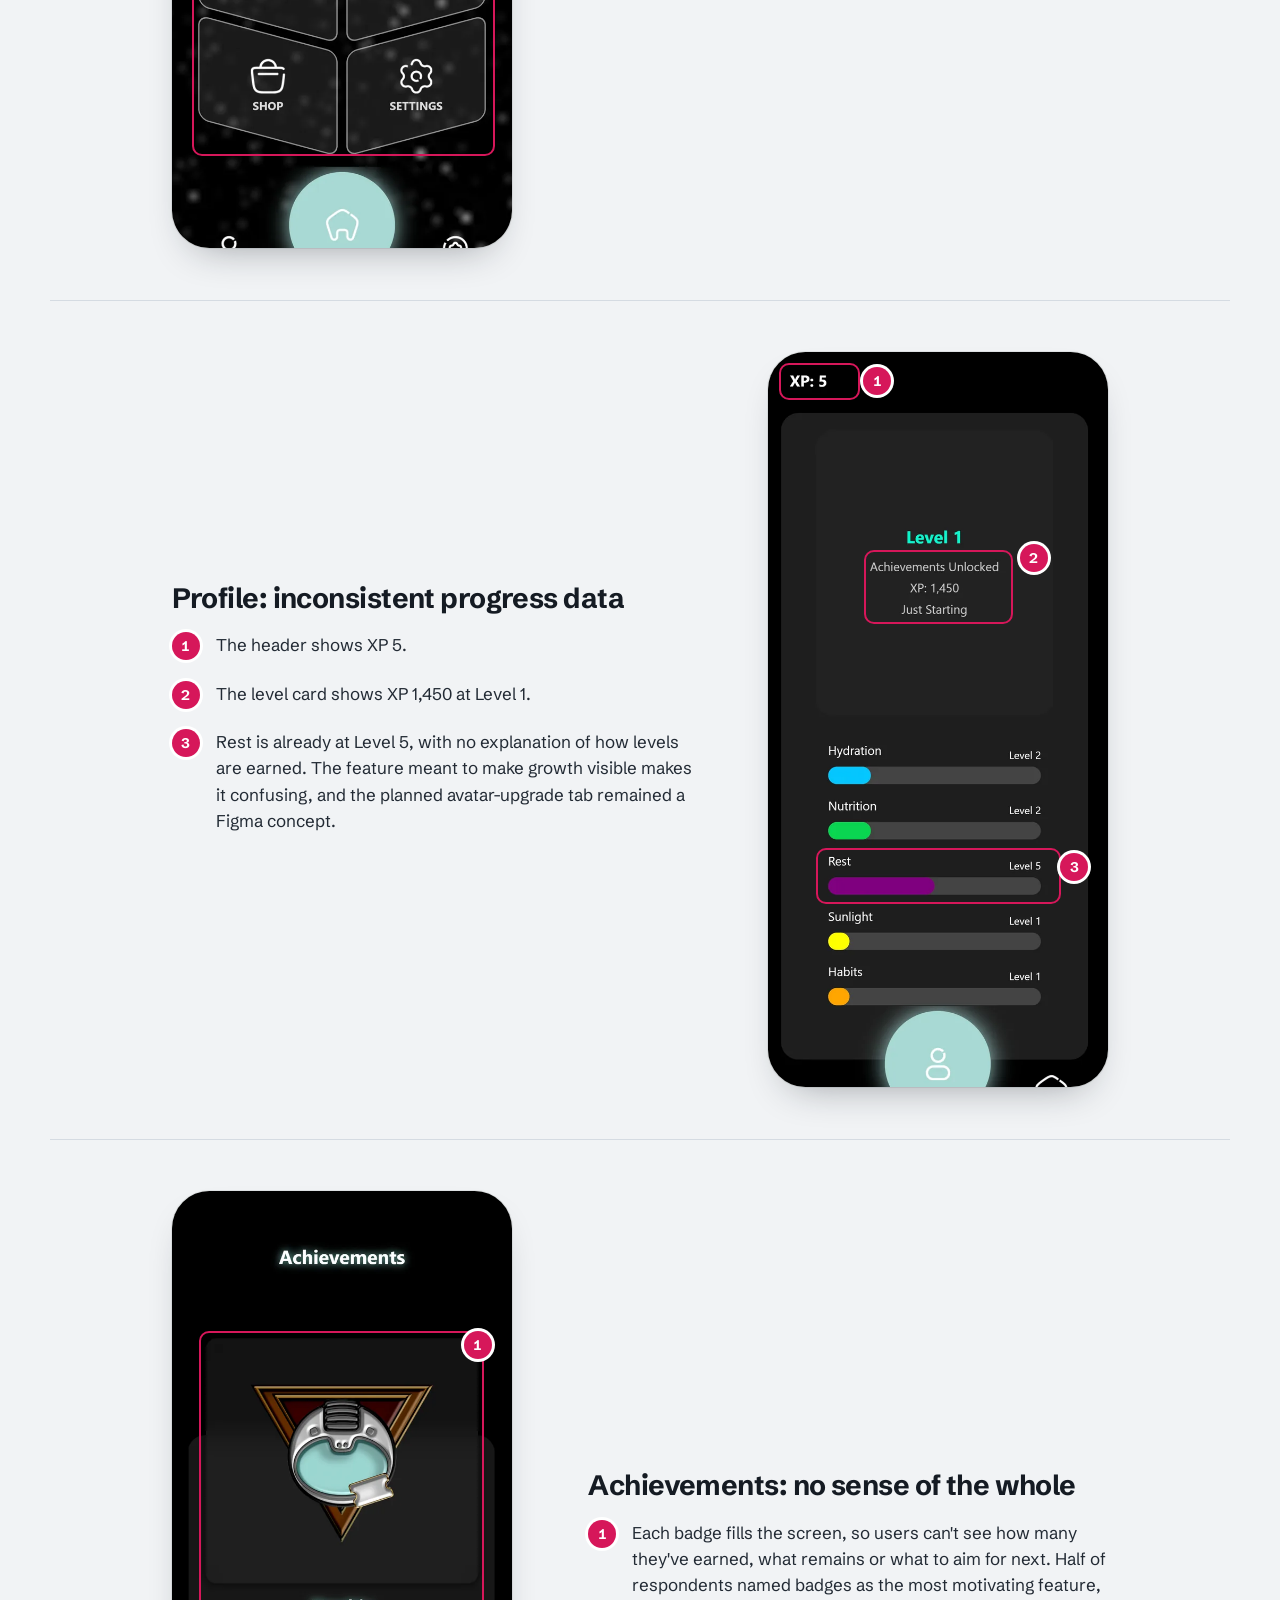
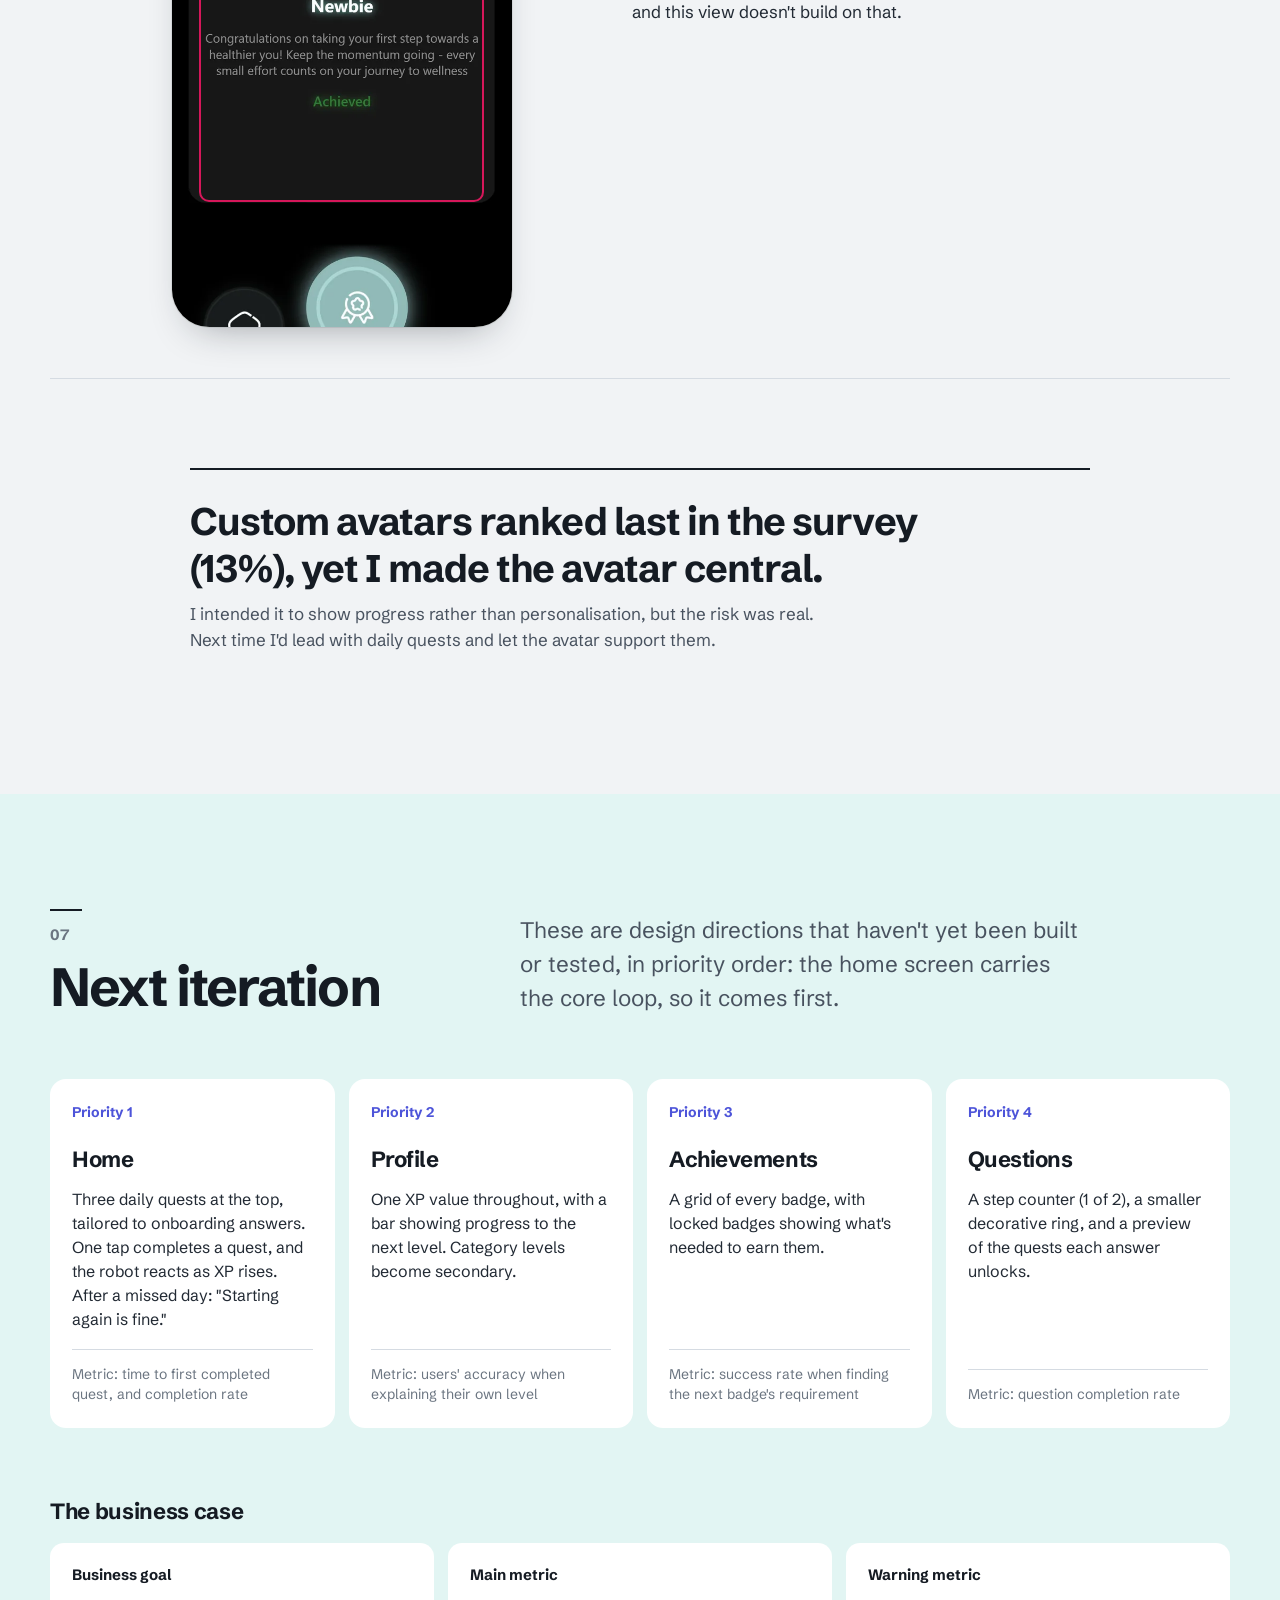
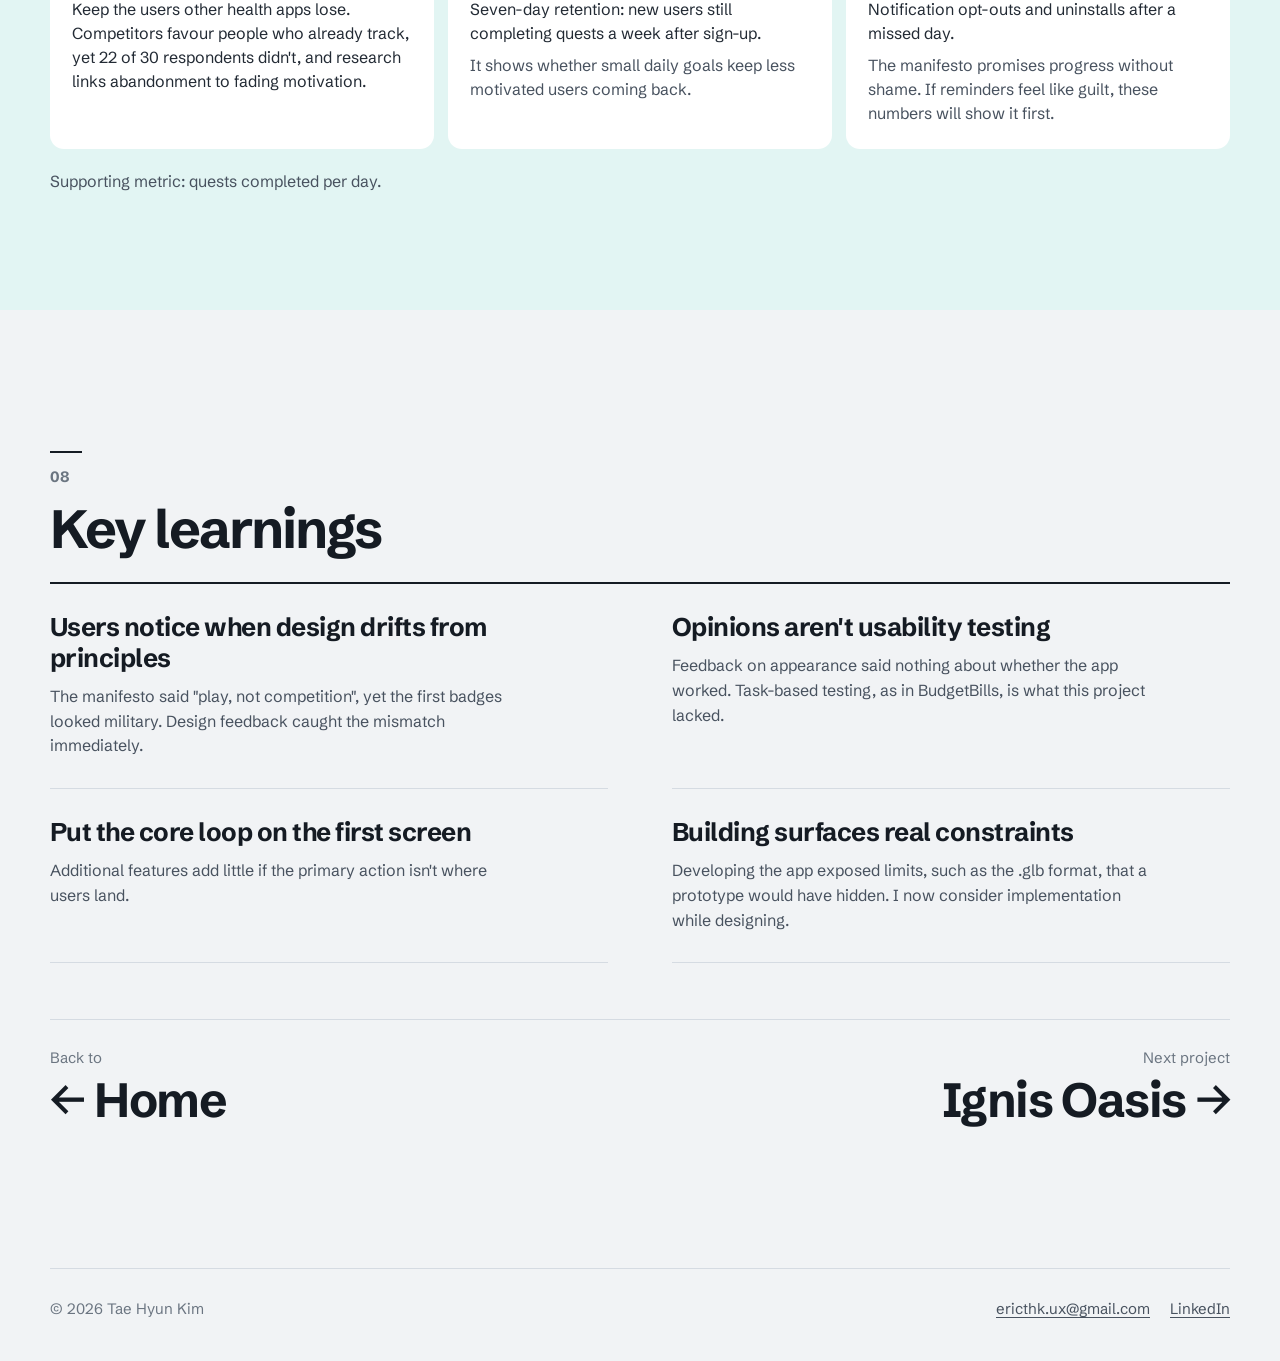
<file: thryve/index.html>
<!doctype html>
<html lang="en">
<head>
<meta charset="utf-8">
<meta name="viewport" content="width=device-width, initial-scale=1">
<title>Thryve case study, Tae Hyun Kim</title>
<meta name="description" content="Thryve: a gamified health app for users who don't habitually track their health. User research, brand, 3D badges and a working React Native build.">
<meta property="og:title" content="Thryve, a case study by Tae Hyun Kim">
<meta property="og:description" content="A gamified health app for users who don't habitually track their health, built in React Native with badges modelled in Blender.">
<meta property="og:image" content="https://thkeric.github.io/assets/img/og.png">
<link rel="icon" href="../favicon.svg" type="image/svg+xml">
<link rel="preconnect" href="https://fonts.googleapis.com">
<link rel="preconnect" href="https://fonts.gstatic.com" crossorigin>
<link href="https://fonts.googleapis.com/css2?family=Schibsted+Grotesk:wght@400;500;700;800&display=swap" rel="stylesheet">
<link rel="stylesheet" href="../assets/css/site.css?v=202610051730">
</head>
<body class="theme-th">
<a class="skip" href="#content">Skip to content</a>
<header class="wrap site-head">
  <a class="name" href="../">Tae Hyun Kim</a>
  <nav aria-label="Main">
    <a href="../work/" aria-current="page">Work</a>
    <a href="../about/">About</a>
    <a href="mailto:ericthk.ux@gmail.com">Email</a>
  </nav>
</header>

<main id="content">
  <div class="wrap cs-head">
    <a class="back" href="../work/">All work</a>
    <h1>Thryve</h1>
    <p class="lede lede--wide">A gamified health app for users who don't habitually track their health, developed as a working React&nbsp;Native build.</p>
    <dl class="facts">
      <div><dt>Role</dt><dd>Product designer, researcher and developer</dd></div>
      <div><dt>Responsibilities</dt><dd>User research, brand identity, UX/UI design, 3D modelling, front-end development</dd></div>
      <div><dt>Timeline</dt><dd>2025, MSc final project</dd></div>
      <div><dt>Tools</dt><dd>Google Forms, Balsamiq, Figma, React Native, Appwrite, After Effects, Blender</dd></div>
    </dl>
    <section class="glance" aria-labelledby="glance">
      <h2 id="glance" class="glance-title">At a glance</h2>
      <dl class="glance-list">
        <div><dt>Problem</dt><dd>Health apps are built for people who are already motivated. In a survey of 30, 22 didn't track their health habitually, and 9 of those used no health tool at all.</dd></div>
        <div><dt>What I did</dt><dd>Wrote brand principles first, then designed and built a working React&nbsp;Native app with real accounts, and a badge system around a robot character I modelled in Blender.</dd></div>
        <div><dt>Result</dt><dd>Feedback called the first badges militaristic, so I rebuilt them, and the robot set was well received. My review of the final build found the core loop missing from the home screen.</dd></div>
        <div><dt>Next</dt><dd>Daily quests on the home screen, one consistent XP value and a full badge grid, each with a metric. Not yet built or tested.</dd></div>
      </dl>
    </section>
  </div>

  <div class="wrap cs-hero">
    <div class="stage stage--void">
      <div class="screen"><img src="../assets/img/th/onboard-2.webp" alt="Onboarding screen: Gain Experience" width="640" height="1390"></div>
      <div class="screen"><img src="../assets/img/th/home.webp" alt="Home screen with an animated robot avatar and the question What's next?" width="640" height="1385"></div>
      <div class="screen"><img src="../assets/img/th/achieve-newbie.webp" alt="Achievements screen showing the Newbie robot badge" width="640" height="1385"></div>
    </div>
  </div>

  <section class="chapter rail" aria-labelledby="overview">
    <header class="chap-head"><span class="chap-no">01</span><h2 id="overview">Overview</h2></header>
    <div class="lead-text">
      <p>Most health apps are designed for users who are already motivated. In a survey of 30 respondents, 22 didn't identify as habitual trackers, and 9 of those used no health tool at all. Thryve turns small, everyday health actions into visible progress, through badges and an avatar that evolve with the user.</p>
      <p>I defined the brand principles in a manifesto before designing, then developed the app in React Native so it would behave like a real product, with account creation, authentication and animation. Design feedback showed the first badge set contradicted those principles, so I redesigned it around a robot character modelled in Blender. A review of the final build then showed that the core engagement loop never reached the home screen.</p>
    </div>
  </section>

  <section class="chapter" aria-labelledby="research">
    <div class="split split--5-7 align-start">
      <div class="prose">
        <header class="chap-head"><span class="chap-no">02</span><h2 id="research">Discovery research</h2></header>
        <p>Research suggests users abandon health apps mainly because a feature they need is missing or nothing sustains their motivation (Mustafa et al., 2022). I analysed three market leaders and found each one favours users who are already committed.</p>
        <p>I then surveyed 30 respondents about their habits, tools and motivations. 70% were aged 18 to 24, and 60% described themselves as moderately active.</p>
      </div>
      <ul class="cards cards--3">
        <li><b>Strava</b><span>Built around competition: segments, leaderboards and personal bests.</span></li>
        <li><b>Fitbit</b><span>Its most engaging features depend on owning the device.</span></li>
        <li><b>Pokémon Go</b><span>Encourages walking, but health is a by-product of play rather than the goal.</span></li>
      </ul>
    </div>

    <div class="spread">
      <div class="stat stat--accent"><b>73%</b><span>of respondents (22 of 30) didn't identify as habitual trackers</span></div>
      <div class="stat stat--muted"><b>41%</b><span>of those non-trackers (9 of 22) used no health tool at all, against 1 of 8 trackers</span></div>
      <p class="statement">Less motivated users don't need more data. They need a small goal they can complete today and a result they can see.</p>
    </div>

    <div class="split split--7-5 align-start">
      <figure class="flush">
        <p class="chart-title">Which features would you find most motivating? (n=30, up to three)</p>
        <ul class="bars" aria-label="Survey results">
          <li class="hl"><span>Streaks</span><span class="track"><span class="fill" style="--v:50%"></span><span class="val" style="--v:50%">50%</span></span></li>
          <li class="hl"><span>Badges and achievements</span><span class="track"><span class="fill" style="--v:50%"></span><span class="val" style="--v:50%">50%</span></span></li>
          <li><span>Levels and progress</span><span class="track"><span class="fill" style="--v:40%"></span><span class="val" style="--v:40%">40%</span></span></li>
          <li><span>Points for tasks</span><span class="track"><span class="fill" style="--v:33.3%"></span><span class="val" style="--v:33.3%">33%</span></span></li>
          <li><span>Timed challenges</span><span class="track"><span class="fill" style="--v:33.3%"></span><span class="val" style="--v:33.3%">33%</span></span></li>
          <li><span>Leaderboard</span><span class="track"><span class="fill" style="--v:16.7%"></span><span class="val" style="--v:16.7%">17%</span></span></li>
          <li><span>Custom profiles and avatars</span><span class="track"><span class="fill" style="--v:13.3%"></span><span class="val" style="--v:13.3%">13%</span></span></li>
        </ul>
        <p class="chart-note">Competitive features such as leaderboards ranked near the bottom.</p>
      </figure>
      <div class="stack-figures">
        <div><b>11 of 22</b><span>non-trackers asked for personalised goals and habit tracking, the top request</span></div>
        <div><b>9 of 22</b><span>asked for daily motivation or reminders</span></div>
        <div><b>9 of 22</b><span>asked for visual progress tracking</span></div>
      </div>
    </div>

    <div class="split split--4-8 align-start persona-split">
      <div class="prose">
        <h3>Two personas, two starting points</h3>
        <p>I synthesised the responses into two personas: a passive user who wants to start exercising but doesn't know where to begin, and an active user who already trains but can't see her progress quickly enough. Each persona's motivation chart uses the top answers to the survey's motivation question.</p>
      </div>
      <div class="carousel carousel--fade" data-carousel aria-label="Personas" aria-roledescription="carousel">
        <div class="carousel-track" tabindex="0">
          <figure><img src="../assets/img/th/persona-1.webp" alt="Passive persona: Ardan Smith, 23, freelance UX designer in Warwick" width="1400" height="905" loading="lazy" class="rounded"><figcaption>Passive: Ardan, 23, wants to start working out but doesn't know which platform suits him</figcaption></figure>
          <figure><img src="../assets/img/th/persona-2.webp" alt="Active persona: Tiffany Lind, 27, finance student in Edinburgh" width="1400" height="905" loading="lazy" class="rounded"><figcaption>Active: Tiffany, 27, trains three to five times a week but is frustrated she can't see progress quickly</figcaption></figure>
        </div>
      </div>
    </div>
  </section>

  <section class="band band--black" aria-labelledby="principles">
    <div class="wrap">
      <div class="rail">
        <header class="chap-head"><span class="chap-no">03</span><h2 id="principles">Brand principles</h2></header>
        <div class="prose">
          <p>While the concept was still open, my supervisor suggested writing brand guidelines first. The manifesto settled the biggest question: Thryve would be an app with game elements, not a game. Its principles became the standard I later measured my own work against.</p>
          <p>The structure drew on the Korean webtoon <i>Solo Leveling</i>, in which the hero grows stronger through small daily quests, combined with motivation research such as self-determination theory and the distinction between playful and goal-driven game design.</p>
        </div>
      </div>
      <ol class="manifesto">
        <li><b>We believe in the power of play to transform lives.</b><span>A healthy lifestyle should never feel like a punishment or a chore.</span></li>
        <li><b>Progress without shame, growth without guilt.</b><span>Users aren't punished for resting; every setback is a chance to restart.</span></li>
        <li><b>Play for progression, not perfection.</b><span>A stretch, a glass of water or a marathon: every effort counts.</span></li>
      </ol>
      <div class="pair brand-pair">
        <figure class="flush"><img src="../assets/img/th/colourpalette.webp" alt="Colour palette: mint #81D8D0, indigo #4D54D9, grey #B4B8C5 and black" width="1400" height="807" loading="lazy" class="rounded"><figcaption>Colour palette</figcaption></figure>
        <figure class="flush"><img src="../assets/img/th/logos.webp" alt="Logo development from the letter T to the final mark" width="1400" height="807" loading="lazy" class="rounded"><figcaption>Logo development</figcaption></figure>
      </div>
    </div>
  </section>

  <section class="chapter" aria-labelledby="build">
    <div class="split split--5-7">
      <div class="prose">
        <header class="chap-head"><span class="chap-no">04</span><h2 id="build">Building a working app</h2></header>
        <p>After mapping the user flow and wireframing in Balsamiq, I chose to build the app rather than stop at a Figma prototype, which can't accept real text input and so always feels like a demo. Native iOS development requires a Mac, which I didn't have, so I chose React Native and learned it during the project.</p>
      </div>
      <figure class="panel flush">
        <img src="../assets/img/th/wire-developed.webp" alt="Balsamiq wireframes for sign-in, onboarding, avatar, profile and badge screens" width="1800" height="1405" loading="lazy">
        <figcaption>Mid-fidelity wireframes in Balsamiq.</figcaption>
      </figure>
    </div>
    <figure class="panel flush" style="margin-top:clamp(24px,3vw,40px)">
      <img src="../assets/img/th/userflow.webp" alt="User flow from launch through onboarding, sign-up, questions and the main app" width="2400" height="371" loading="lazy">
      <figcaption>End-to-end user flow, from launch to the main app.</figcaption>
    </figure>
    <ul class="decisions decisions--grid decisions--light">
      <li><b>Real accounts</b><span>Registration and authentication connect to an Appwrite database, so new users are created and returning users keep their data.</span></li>
      <li><b>Onboarding built on research</b><span>The first question offers the survey's top three reasons for staying healthy: physical appearance (70%), energy (60%) and mental wellbeing (57%).</span></li>
      <li><b>Motion from my own pipeline</b><span>I animated the splash screen in After Effects and embedded it as video. Onboarding animations use Lottie files.</span></li>
      <li><b>Technical trade-offs</b><span>Expo Go couldn't preview 3D assets on a device. The newer video package couldn't hide its playback controls, so I reverted to the legacy library. An unreliable onboarding slider led me to remove its progress indicators.</span></li>
    </ul>
    <div class="panel panel--void on-dark build-gallery">
      <div class="carousel carousel--screens" data-carousel aria-label="React Native build screens" aria-roledescription="carousel">
        <div class="carousel-track" tabindex="0">
          <div class="screen"><img src="../assets/img/th/onboard-1.webp" alt="Onboarding: Track your progress" width="640" height="1390" loading="lazy"></div>
          <div class="screen"><img src="../assets/img/th/onboard-2.webp" alt="Onboarding: Gain experience" width="640" height="1390" loading="lazy"></div>
          <div class="screen"><img src="../assets/img/th/onboard-3.webp" alt="Onboarding: Play on" width="640" height="1390" loading="lazy"></div>
          <div class="screen"><img src="../assets/img/th/question-1.webp" alt="Question: What is your main health goal right now?" width="640" height="1385" loading="lazy"></div>
          <div class="screen"><img src="../assets/img/th/question-2.webp" alt="Question: How would you describe your current activity level?" width="640" height="1385" loading="lazy"></div>
          <div class="screen"><img src="../assets/img/th/home.webp" alt="Home with the robot avatar and menu tiles" width="640" height="1385" loading="lazy"></div>
          <div class="screen"><img src="../assets/img/th/achieve-login.webp" alt="Achievements: first-login badge" width="640" height="1385" loading="lazy"></div>
          <div class="screen"><img src="../assets/img/th/achieve-newbie.webp" alt="Achievements: Newbie badge" width="640" height="1385" loading="lazy"></div>
          <div class="screen"><img src="../assets/img/th/profile.webp" alt="Profile screen" width="640" height="1385" loading="lazy"></div>
          <div class="screen"><img src="../assets/img/th/profile-level.webp" alt="Profile with level and category progress" width="640" height="1385" loading="lazy"></div>
        </div>
      </div>
      <p class="gallery-note">Screens from the React Native build.</p>
    </div>
  </section>

  <section class="band band--black" aria-labelledby="badges">
    <div class="wrap">
      <div class="split split--5-7">
        <div class="prose">
          <header class="chap-head"><span class="chap-no">05</span><h2 id="badges">Badges: feedback that changed the system</h2></header>
          <p>The first badge set used emblem layouts with sigils and wings. In the first round of design feedback, participants described it as militaristic, directly at odds with a manifesto built on play and inclusivity.</p>
          <p>I sculpted a robot character in Blender and rebuilt the system around it.</p>
        </div>
        <figure class="flush">
          <img src="../assets/img/th/badge-emblem.webp" alt="First badge designs in Blender: hexagonal emblems with chevrons and wings" width="1300" height="972" loading="lazy" class="rounded">
          <figcaption>Version one: rank emblems with chevrons and wings.</figcaption>
        </figure>
      </div>

      <div class="badge-intro">
        <h3>A rank you can read without numbers</h3>
        <p>The robot matures as the user levels up, and the shape behind it gains a corner at each rank.</p>
      </div>
      <div class="badge-row">
        <figure><video data-autoplay muted loop playsinline preload="none" poster="../assets/video/th-robot-1-poster.webp" width="480" height="480" aria-label="Level 1 badge animation"><source src="../assets/video/th-robot-1.mp4" type="video/mp4"></video><figcaption><b>Level 1</b>No eyes yet, holding an entry ticket. Bronze triangle.</figcaption></figure>
        <figure><video data-autoplay muted loop playsinline preload="none" poster="../assets/video/th-robot-2-poster.webp" width="480" height="480" aria-label="Level 2 badge animation"><source src="../assets/video/th-robot-2.mp4" type="video/mp4"></video><figcaption><b>Level 2</b>Eyes open. Silver square.</figcaption></figure>
        <figure><video data-autoplay muted loop playsinline preload="none" poster="../assets/video/th-robot-3-poster.webp" width="480" height="480" aria-label="Level 3 badge animation"><source src="../assets/video/th-robot-3.mp4" type="video/mp4"></video><figcaption><b>Level 3</b>Gold outline. Gold pentagon.</figcaption></figure>
        <figure><video data-autoplay muted loop playsinline preload="none" poster="../assets/video/th-robot-4-poster.webp" width="480" height="480" aria-label="Level 4 badge animation"><source src="../assets/video/th-robot-4.mp4" type="video/mp4"></video><figcaption><b>Level 4</b>Crowned. Hexagon, the top rank.</figcaption></figure>
      </div>

      <div class="split split--7-5 login-split">
        <div class="before-after">
          <figure class="flush">
            <p class="label">Before</p>
            <div class="ba-old">
              <img src="../assets/img/th/login-old-1.webp" alt="Old first-login badge: a flat black outline of the number 1" width="277" height="322" loading="lazy">
              <img src="../assets/img/th/login-old-7.webp" alt="Old seven-day badge: a flat black outline of the number 7" width="226" height="270" loading="lazy">
            </div>
          </figure>
          <figure class="flush">
            <p class="label">After</p>
            <div class="ba-new">
              <video data-autoplay muted loop playsinline preload="none" poster="../assets/video/th-login-1-poster.webp" width="480" height="480" aria-label="New first-login badge animation"><source src="../assets/video/th-login-1.mp4" type="video/mp4"></video>
              <video data-autoplay muted loop playsinline preload="none" poster="../assets/video/th-login-7-poster.webp" width="480" height="480" aria-label="New seven-day badge animation"><source src="../assets/video/th-login-7.mp4" type="video/mp4"></video>
            </div>
          </figure>
        </div>
        <div class="prose">
          <h3>Second round: bringing the outliers in</h3>
          <p>The robot badges were well received in the second feedback round, but participants felt the first-login and seven-day badges looked disconnected from the rest. I redesigned both in the same visual language.</p>
        </div>
      </div>

      <div class="split split--5-7 avatar-split">
        <div class="prose">
          <h3>Trading real-time 3D for video</h3>
          <p>The avatar followed the same path: a realistic human model clashed with the playful tone, so I moved to a stylised humanoid. I intended users to interact with it in real time, but React Native loads only .glb files directly, a format that discards applied textures and modifiers. The alternative libraries needed more time than the project allowed.</p>
          <p>I rendered the avatars as video and embedded them in the build, preserving the intended visual quality across both platforms at the cost of interactivity.</p>
        </div>
        <figure class="flush">
          <img src="../assets/img/th/avatars.webp" alt="Avatar development in Blender: a realistic body, a stylised humanoid, and four textured versions" width="1285" height="762" loading="lazy" class="rounded">
          <figcaption>From a realistic body to a stylised humanoid, then texture tests.</figcaption>
        </figure>
      </div>
    </div>
  </section>

  <section class="chapter" aria-labelledby="review">
    <div class="rail rail--intro">
      <header class="chap-head"><span class="chap-no">06</span><h2 id="review">Design review of the final build</h2></header>
      <p class="lead-line">Both feedback rounds focused on visual design, and no participant completed tasks in the app. Reviewing the final build myself surfaced three usability issues.</p>
    </div>
    <div class="reviews">
      <div class="review">
        <div class="review-shot">
          <div class="screen"><img src="../assets/img/th/home.webp" alt="Home: Hello! What's next? above four menu tiles" width="640" height="1385" loading="lazy"></div>
          <span class="ring" style="--x:28%;--y:44%;--w:44%;--h:7.5%"></span>
          <span class="pin" style="--x:79%;--y:47.5%">1</span>
          <span class="ring" style="--x:6%;--y:52.5%;--w:89%;--h:35%"></span>
          <span class="pin" style="--x:93%;--y:55%">2</span>
        </div>
        <div class="review-notes"><h3>Home: no clear next action</h3><ol>
          <li><span class="pin">1</span>The screen asks "What's next?" without answering, and the greeting leaves a gap where the user's name should be.</li>
          <li><span class="pin">2</span>Four menu tiles take up the space. The core loop, completing a small task and watching the robot grow, doesn't appear on the first screen.</li>
        </ol></div>
      </div>

      <div class="review review--flip">
        <div class="review-shot">
          <div class="screen"><img src="../assets/img/th/profile-level.webp" alt="Profile: XP 5 at the top, XP 1,450 on the level card, and five category bars" width="640" height="1385" loading="lazy"></div>
          <span class="ring" style="--x:3%;--y:1.5%;--w:24%;--h:5%"></span>
          <span class="pin" style="--x:32%;--y:4%">1</span>
          <span class="ring" style="--x:28%;--y:27%;--w:44%;--h:10%"></span>
          <span class="pin" style="--x:78%;--y:28%">2</span>
          <span class="ring" style="--x:14%;--y:67.5%;--w:72%;--h:7.5%"></span>
          <span class="pin" style="--x:90%;--y:70%">3</span>
        </div>
        <div class="review-notes"><h3>Profile: inconsistent progress data</h3><ol>
          <li><span class="pin">1</span>The header shows XP 5.</li>
          <li><span class="pin">2</span>The level card shows XP 1,450 at Level 1.</li>
          <li><span class="pin">3</span>Rest is already at Level 5, with no explanation of how levels are earned. The feature meant to make growth visible makes it confusing, and the planned avatar-upgrade tab remained a Figma concept.</li>
        </ol></div>
      </div>

      <div class="review">
        <div class="review-shot">
          <div class="screen"><img src="../assets/img/th/achieve-newbie.webp" alt="Achievements: a single Newbie badge card fills the screen" width="640" height="1385" loading="lazy"></div>
          <span class="ring" style="--x:8%;--y:19%;--w:84%;--h:64%"></span>
          <span class="pin" style="--x:90%;--y:21%">1</span>
        </div>
        <div class="review-notes"><h3>Achievements: no sense of the whole</h3><ol>
          <li><span class="pin">1</span>Each badge fills the screen, so users can't see how many they've earned, what remains or what to aim for next. Half of respondents named badges as the most motivating feature, and this view doesn't build on that.</li>
        </ol></div>
      </div>
    </div>
    <blockquote class="quote quote--wide">
      <p>Custom avatars ranked last in the survey (13%), yet I made the avatar central.</p>
      <footer>I intended it to show progress rather than personalisation, but the risk was real. Next time I'd lead with daily quests and let the avatar support them.</footer>
    </blockquote>
  </section>

  <section class="band band--mint" aria-labelledby="next">
    <div class="wrap">
      <div class="rail rail--intro">
        <header class="chap-head"><span class="chap-no">07</span><h2 id="next">Next iteration</h2></header>
        <p class="lead-line">These are design directions that haven't yet been built or tested, in priority order: the home screen carries the core loop, so it comes first.</p>
      </div>
      <ol class="priorities">
        <li><b>Home</b><span>Three daily quests at the top, tailored to onboarding answers. One tap completes a quest, and the robot reacts as XP rises. After a missed day: "Starting again is fine."</span><em>Metric: time to first completed quest, and completion rate</em></li>
        <li><b>Profile</b><span>One XP value throughout, with a bar showing progress to the next level. Category levels become secondary.</span><em>Metric: users' accuracy when explaining their own level</em></li>
        <li><b>Achievements</b><span>A grid of every badge, with locked badges showing what's needed to earn them.</span><em>Metric: success rate when finding the next badge's requirement</em></li>
        <li><b>Questions</b><span>A step counter (1 of 2), a smaller decorative ring, and a preview of the quests each answer unlocks.</span><em>Metric: question completion rate</em></li>
      </ol>
      <div class="biz">
        <h3 class="flow-title">The business case</h3>
        <ul class="biz-list">
          <li><b>Business goal</b><p>Keep the users other health apps lose. Competitors favour people who already track, yet 22 of 30 respondents didn't, and research links abandonment to fading motivation.</p></li>
          <li><b>Main metric</b><p>Seven-day retention: new users still completing quests a week after sign-up.</p><p>It shows whether small daily goals keep less motivated users coming back.</p></li>
          <li><b>Warning metric</b><p>Notification opt-outs and uninstalls after a missed day.</p><p>The manifesto promises progress without shame. If reminders feel like guilt, these numbers will show it first.</p></li>
        </ul>
        <p class="after-table">Supporting metric: quests completed per day.</p>
      </div>
    </div>
  </section>

  <section class="chapter" aria-labelledby="learned">
    <header class="chap-head"><span class="chap-no">08</span><h2 id="learned">Key learnings</h2></header>
    <ul class="lessons">
      <li><b>Users notice when design drifts from principles</b><span>The manifesto said "play, not competition", yet the first badges looked military. Design feedback caught the mismatch immediately.</span></li>
      <li><b>Opinions aren't usability testing</b><span>Feedback on appearance said nothing about whether the app worked. Task-based testing, as in BudgetBills, is what this project lacked.</span></li>
      <li><b>Put the core loop on the first screen</b><span>Additional features add little if the primary action isn't where users land.</span></li>
      <li><b>Building surfaces real constraints</b><span>Developing the app exposed limits, such as the .glb format, that a prototype would have hidden. I now consider implementation while designing.</span></li>
    </ul>
    <nav class="case-nav" aria-label="More work">
      <a class="case-nav-home" href="../"><span>Back to</span><b>Home</b></a>
      <a class="case-nav-next" href="../ignis-oasis/"><span>Next project</span><b>Ignis Oasis</b></a>
    </nav>
  </section>
</main>

<footer class="wrap site-foot">
  <span>© 2026 Tae Hyun Kim</span>
  <span class="foot-links"><a href="mailto:ericthk.ux@gmail.com">ericthk.ux@gmail.com</a><a href="https://www.linkedin.com/in/erickimux/" rel="me">LinkedIn</a></span>
</footer>
<script src="../assets/js/site.js?v=202610051644" defer></script>
</body>
</html>
</file>
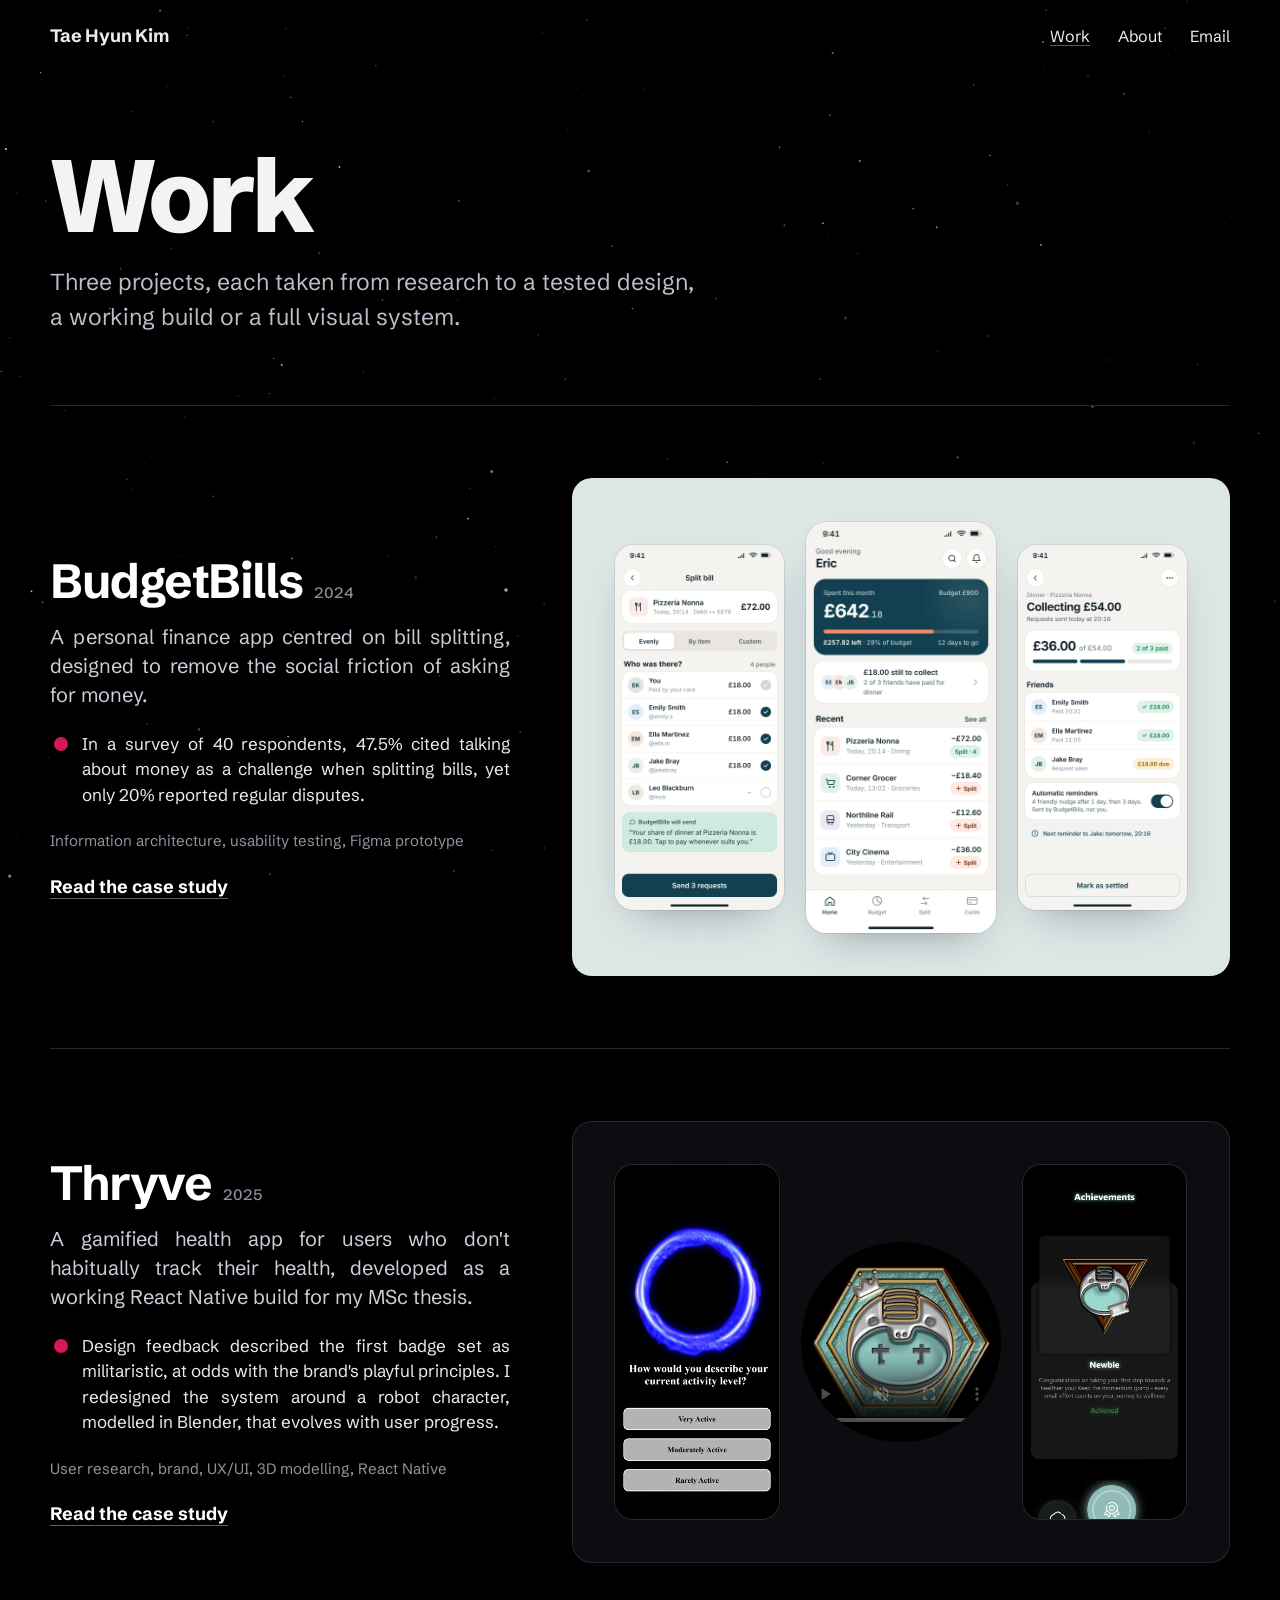
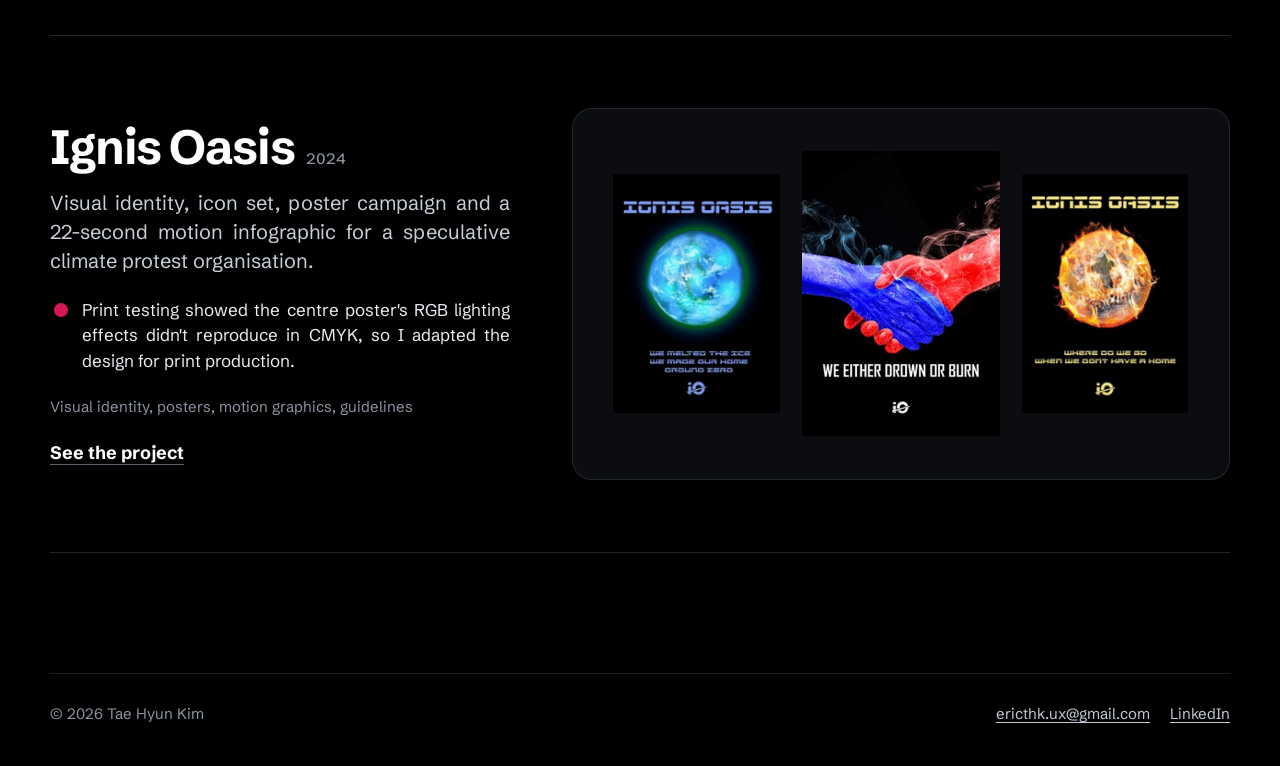
<file: work/index.html>
<!doctype html>
<html lang="en">
<head>
<meta charset="utf-8">
<meta name="viewport" content="width=device-width, initial-scale=1">
<title>Work, Tae Hyun Kim</title>
<meta name="description" content="Selected work by Tae Hyun (Eric) Kim: BudgetBills, a bill-splitting finance app; Thryve, a gamified health app built in React Native; and Ignis Oasis, a visual identity system.">
<meta property="og:title" content="Work, Tae Hyun Kim">
<meta property="og:description" content="Case studies in research-led product design: BudgetBills, Thryve and Ignis Oasis.">
<meta property="og:image" content="https://thkeric.github.io/assets/img/og.png">
<link rel="icon" href="../favicon.svg" type="image/svg+xml">
<link rel="preconnect" href="https://fonts.googleapis.com">
<link rel="preconnect" href="https://fonts.gstatic.com" crossorigin>
<link href="https://fonts.googleapis.com/css2?family=Schibsted+Grotesk:wght@400;500;700;800&display=swap" rel="stylesheet">
<link rel="stylesheet" href="../assets/css/site.css?v=202610051730">
</head>
<body class="home-dark space-page work-page">
<a class="skip" href="#content">Skip to content</a>
<header class="wrap site-head">
  <a class="name" href="../">Tae Hyun Kim</a>
  <nav aria-label="Main">
    <a href="./" aria-current="page">Work</a>
    <a href="../about/">About</a>
    <a href="mailto:ericthk.ux@gmail.com">Email</a>
  </nav>
</header>

<main id="content">
  <div class="wrap page-head">
    <h1>Work</h1>
    <p class="lede">Three projects, each taken from research to a tested design, a working build or a full visual system.</p>
  </div>

  <section class="wrap work" aria-label="Projects">

    <a class="project" href="../budgetbills/">
      <div>
        <h2>BudgetBills<span class="year">2024</span></h2>
        <p class="what">A personal finance app centred on bill splitting, designed to remove the social friction of asking for money.</p>
        <p class="finding"><span class="pin" aria-hidden="true"></span>In a survey of 40 respondents, 47.5% cited talking about money as a challenge when splitting bills, yet only 20% reported regular disputes.</p>
        <p class="meta"><span>Information architecture,</span> <span>usability testing,</span> <span>Figma prototype</span></p>
        <span class="go">Read the case study</span>
      </div>
      <div class="stage stage--bb" aria-hidden="true">
        <div class="screen"><img src="../assets/img/bb/concept-split.webp" alt="" width="780" height="1688" loading="eager"></div>
        <div class="screen"><img src="../assets/img/bb/concept-home.webp" alt="" width="780" height="1688" loading="eager"></div>
        <div class="screen"><img src="../assets/img/bb/concept-status.webp" alt="" width="780" height="1688" loading="eager"></div>
      </div>
    </a>

    <a class="project" href="../thryve/">
      <div>
        <h2>Thryve<span class="year">2025</span></h2>
        <p class="what">A gamified health app for users who don't habitually track their health, developed as a working React&nbsp;Native build for my MSc thesis.</p>
        <p class="finding"><span class="pin" aria-hidden="true"></span>Design feedback described the first badge set as militaristic, at odds with the brand's playful principles. I redesigned the system around a robot character, modelled in Blender, that evolves with user progress.</p>
        <p class="meta"><span>User research,</span> <span>brand,</span> <span>UX/UI,</span> <span>3D modelling,</span> <span>React Native</span></p>
        <span class="go">Read the case study</span>
      </div>
      <div class="stage stage--void" aria-hidden="true">
        <div class="screen"><img src="../assets/img/th/question-2.webp" alt="" width="640" height="1385" loading="lazy"></div>
        <video class="badge-loop" data-autoplay muted loop playsinline preload="metadata" poster="../assets/video/th-robot-4-poster.webp" width="480" height="480"><source src="../assets/video/th-robot-4.mp4" type="video/mp4"></video>
        <div class="screen"><img src="../assets/img/th/achieve-newbie.webp" alt="" width="640" height="1385" loading="lazy"></div>
      </div>
    </a>

    <a class="project" href="../ignis-oasis/">
      <div>
        <h2>Ignis Oasis<span class="year">2024</span></h2>
        <p class="what">Visual identity, icon set, poster campaign and a 22-second motion infographic for a speculative climate protest organisation.</p>
        <p class="finding"><span class="pin" aria-hidden="true"></span>Print testing showed the centre poster's RGB lighting effects didn't reproduce in CMYK, so I adapted the design for print production.</p>
        <p class="meta"><span>Visual identity,</span> <span>posters,</span> <span>motion graphics,</span> <span>guidelines</span></p>
        <span class="go">See the project</span>
      </div>
      <div class="stage stage--void" aria-hidden="true">
        <img class="poster" src="../assets/img/io/poster-2-strip.webp" alt="" width="721" height="1036" loading="lazy">
        <img class="poster" src="../assets/img/io/poster-3-strip.webp" alt="" width="721" height="1036" loading="lazy">
        <img class="poster" src="../assets/img/io/poster-4-strip.webp" alt="" width="721" height="1036" loading="lazy">
      </div>
    </a>
  </section>
</main>

<footer class="wrap site-foot">
  <span>© 2026 Tae Hyun Kim</span>
  <span class="foot-links"><a href="mailto:ericthk.ux@gmail.com">ericthk.ux@gmail.com</a><a href="https://www.linkedin.com/in/erickimux/" rel="me">LinkedIn</a></span>
</footer>
<script src="../assets/js/site.js?v=202610051644" defer></script>
</body>
</html>
</file>
<file: assets/css/site.css>
/* Tae Hyun Kim — portfolio
   One family (Schibsted Grotesk), a cool paper ground, ink text,
   and a single annotation colour used only for review pins and focus. */

:root {
  color-scheme: light;
  --paper: #f1f3f5;
  --raised: #ffffff;
  --ink: #151b23;
  --ink-2: #48525f;
  --ink-3: #6b7581;
  --rule: #d5dbe2;
  --pin: #d6175a;
  --pin-soft: #fbe3ec;
  --bb: #12404f;
  --bb-tint: #dbe6e5;
  --void: #000000;
  --void-ink: #e9ecf1;
  --void-ink-2: #a3abb7;
  --void-rule: #2a2f37;

  --wrap: 1180px;
  --text: 700px;
  --gutter: clamp(16px, 4vw, 40px);
  --font: "Schibsted Grotesk", "Helvetica Neue", Arial, sans-serif;
}

*, *::before, *::after { box-sizing: border-box; }
html { -webkit-text-size-adjust: 100%; scroll-behavior: smooth; }
@media (prefers-reduced-motion: reduce) { html { scroll-behavior: auto; } }

body {
  margin: 0;
  background: var(--paper);
  color: var(--ink);
  font-family: var(--font);
  font-size: 18px;
  line-height: 1.6;
  text-rendering: optimizeLegibility;
  -webkit-font-smoothing: antialiased;
  overflow-x: hidden;
}

img, video { display: block; max-width: 100%; height: auto; }
a { color: inherit; text-decoration-thickness: 1px; text-underline-offset: 0.18em; }
a:hover { text-decoration-color: var(--pin); }
:focus-visible { outline: 3px solid var(--pin); outline-offset: 3px; border-radius: 2px; }
::selection { background: var(--pin-soft); }

.skip {
  position: absolute; left: 12px; top: -60px; z-index: 10;
  background: var(--ink); color: var(--paper); padding: 8px 14px; border-radius: 6px;
}
.skip:focus { top: 12px; }

.wrap { width: min(var(--wrap), 100% - 2 * var(--gutter)); margin-inline: auto; }

/* ---------- header / footer ---------- */
.site-head {
  display: flex; align-items: baseline; justify-content: space-between; gap: 16px;
  padding-block: 22px;
}
.site-head .name { font-weight: 700; text-decoration: none; letter-spacing: -0.01em; }
.site-head nav { display: flex; gap: clamp(14px, 3vw, 28px); font-size: 16px; }
.site-head nav a { text-decoration: none; color: var(--ink-2); }
.site-head nav a:hover, .site-head nav a[aria-current="page"] { color: var(--ink); text-decoration: underline; text-decoration-color: var(--pin); }

.site-foot {
  border-top: 1px solid var(--rule);
  margin-top: clamp(64px, 10vw, 120px);
  padding-block: 28px 40px;
  display: flex; flex-wrap: wrap; justify-content: space-between; gap: 12px;
  font-size: 15px; color: var(--ink-3);
}
.site-foot a { color: var(--ink-2); }

/* ---------- type ---------- */
h1, h2, h3, h4 { margin: 0; font-weight: 700; letter-spacing: -0.02em; line-height: 1.12; }
.display {
  font-size: clamp(40px, 6.6vw, 88px);
  font-weight: 800;
  letter-spacing: -0.035em;
  line-height: 1.0;
  max-width: 15ch;
  text-wrap: balance;
}
.lede { font-size: clamp(19px, 2vw, 23px); line-height: 1.5; color: var(--ink-2); max-width: 40ch; text-wrap: pretty; }
p { margin: 0 0 1em; text-wrap: pretty; }
.small { font-size: 15px; line-height: 1.5; color: var(--ink-3); }
strong { font-weight: 700; }

/* ---------- home ---------- */
.hero { padding-block: clamp(40px, 9vw, 120px) clamp(40px, 7vw, 88px); }
.hero .lede { margin-top: 28px; }
.hero .display { max-width: none; font-size: min(clamp(32px, 6.6vw, 88px), calc((100vw - 2 * var(--gutter)) / 11.3)); }
.hero .display span { display: block; }
.hero { container-type: inline-size; }
.hero .lede { max-width: none; font-size: min(clamp(19px, 2vw, 23px), calc(100cqi / 34.6)); }
.lede span { display: block; }

.work { border-top: 1px solid var(--rule); }
.project {
  display: grid;
  grid-template-columns: minmax(0, 5fr) minmax(0, 7fr);
  gap: clamp(24px, 4vw, 56px);
  align-items: center;
  padding-block: clamp(40px, 6vw, 72px);
  border-bottom: 1px solid var(--rule);
  text-decoration: none;
}
.project h2 { font-size: clamp(32px, 4vw, 48px); letter-spacing: -0.03em; }
.project h2 .year { font-size: 15px; font-weight: 500; letter-spacing: 0; color: var(--ink-3); margin-left: 12px; font-variant-numeric: tabular-nums; }
.project > div:first-child { max-width: 460px; }
.project .what { font-size: 20px; line-height: 1.45; color: var(--ink-2); margin: 14px 0 22px; }
.project .what, .project .finding { text-align: justify; hyphens: auto; -webkit-hyphens: auto; }
.project .finding {
  position: relative; padding-left: 40px; margin: 0 0 22px; font-size: 17px; line-height: 1.5;
}
.project .finding .pin { position: absolute; left: 4px; top: 0.42em; width: 14px; height: 14px; box-shadow: none; }
.project .finding { padding-left: 32px; }
.project > div:first-child { container-type: inline-size; }
/* Skills stay on one line: the size scales down only when the column is too narrow */
.project .meta { font-size: min(15px, calc(100cqi / 28)); line-height: 1.55; color: var(--ink-3); margin: 0; white-space: nowrap; }
.project .go { display: inline-block; margin-top: 20px; font-weight: 700; text-decoration: underline; text-decoration-color: var(--rule); text-underline-offset: 0.25em; }
.project:hover .go { text-decoration-color: var(--pin); }

.stage {
  border-radius: 20px;
  min-height: 300px;
  padding: clamp(20px, 3.4vw, 44px);
  display: flex; align-items: center; justify-content: center; gap: clamp(10px, 2vw, 22px);
  overflow: hidden;
}
.stage--bb { background: var(--bb-tint); }
.stage--void { background: var(--void); }
.stage .screen { width: clamp(96px, 15vw, 190px); }
.stage .screen:nth-child(2) { width: clamp(110px, 17vw, 214px); }
.stage .poster { width: clamp(84px, 13vw, 168px); border-radius: 3px; }
.stage .poster:nth-child(2) { width: clamp(100px, 15.5vw, 200px); }
.stage .badge-loop { width: clamp(110px, 16vw, 200px); border-radius: 50%; }

/* ---------- screens ---------- */
.screen {
  border-radius: 11% / 5.1%;
  overflow: hidden;
  background: #eef0eb;
  box-shadow: 0 0 0 1px rgba(21, 27, 35, 0.08), 0 18px 40px -22px rgba(21, 27, 35, 0.45);
}
.screen img, .screen video { width: 100%; height: auto; }
.on-void .screen, .stage--void .screen { box-shadow: 0 0 0 1px rgba(255, 255, 255, 0.12); background: #000; }

/* ---------- case study ---------- */
.back { font-size: 16px; color: var(--ink-2); text-decoration: none; }
.back:hover { color: var(--ink); text-decoration: underline; text-decoration-color: var(--pin); }

.cs-head { padding-block: clamp(32px, 6vw, 72px) clamp(28px, 4vw, 48px); }
.cs-head h1 { font-size: clamp(48px, 8vw, 104px); font-weight: 800; letter-spacing: -0.04em; line-height: 0.98; margin-top: 18px; }
.cs-head .lede { margin-top: 20px; max-width: 34ch; }
.cs-head .lede--wide { max-width: none; text-wrap: balance; }

.facts {
  display: grid; grid-template-columns: repeat(4, minmax(0, 1fr)); gap: 20px 28px;
  margin: clamp(32px, 5vw, 52px) 0 0; padding-top: 22px; border-top: 1px solid var(--rule);
}
.facts dt { font-size: 14px; color: var(--ink-3); }
.facts dd { margin: 4px 0 0; font-size: 16px; line-height: 1.45; }

.cs-hero { margin-block: clamp(8px, 2vw, 16px) clamp(48px, 8vw, 96px); }
.cs-hero .stage { min-height: clamp(320px, 46vw, 600px); }
.cs-hero .stage .screen { width: clamp(110px, 20vw, 250px); }
.cs-hero .stage .screen:nth-child(2) { width: clamp(124px, 23vw, 280px); }
.cs-hero .stage .poster { width: clamp(96px, 19vw, 250px); }
.cs-hero .stage .poster:nth-child(2) { width: clamp(112px, 22vw, 290px); }

.section { margin-block: clamp(64px, 10vw, 128px); }
.section > .text, .text { width: min(var(--text), 100%); margin-inline: auto; }
.section > .text { width: min(var(--text), 100% - 2 * var(--gutter)); }
.section h2, .void-band h2 { font-size: clamp(30px, 3.6vw, 44px); letter-spacing: -0.03em; margin-bottom: 22px; max-width: 22ch; text-wrap: balance; }
.section h3, .void-band h3 { font-size: 22px; margin: 36px 0 10px; letter-spacing: -0.015em; }
.text p { color: #222a34; }
.text ul, .text ol { padding-left: 1.2em; margin: 0 0 1em; }
.text li { margin-bottom: 0.4em; }

.callout {
  margin: 32px 0; padding: 22px 26px; border-left: 4px solid var(--pin);
  background: var(--raised); border-radius: 0 12px 12px 0;
  font-size: 21px; line-height: 1.45; font-weight: 500; letter-spacing: -0.01em;
}
.callout p { margin: 0; color: var(--ink); }

/* figures */
figure { margin: 40px 0; }
figcaption { font-size: 15px; line-height: 1.5; color: var(--ink-3); margin-top: 12px; max-width: 70ch; }
.wide { width: min(var(--wrap), 100vw - 2 * var(--gutter)); margin-left: 50%; transform: translateX(-50%); }
.panel { background: var(--raised); border-radius: 16px; padding: clamp(14px, 2.4vw, 28px); }
.panel--bb { background: var(--bb-tint); }
.panel--void { background: var(--void); }
.panel img { border-radius: 6px; }
.panel--void img { border-radius: 4px; }

.row { display: flex; gap: clamp(10px, 2vw, 24px); justify-content: center; align-items: flex-start; flex-wrap: wrap; }
.row > * { flex: 1 1 0; min-width: 0; }
.row .screen, .row figure.shot { flex: 0 1 230px; }
.row.tight > * { flex: 1 1 0; }
.shot { margin: 0; }
.shot figcaption { text-align: center; margin-top: 10px; }

.scroller { display: flex; gap: 18px; overflow-x: auto; padding-bottom: 12px; scroll-snap-type: x mandatory; }
.scroller > * { flex: 0 0 auto; scroll-snap-align: start; }
.scroller .screen { width: clamp(150px, 20vw, 220px); }
.scroller img.flat { height: clamp(240px, 32vw, 380px); width: auto; border-radius: 8px; }

.pair { display: grid; grid-template-columns: 1fr 1fr; gap: clamp(12px, 2vw, 24px); }
.pair figure { margin: 0; }
.pair .label { font-size: 15px; font-weight: 700; margin-bottom: 8px; }

/* ---------- pins / review layer ---------- */
.pin {
  display: inline-grid; place-items: center;
  width: 28px; height: 28px; border-radius: 50%;
  background: var(--pin); color: #fff;
  font-size: 14px; font-weight: 700; line-height: 1; font-variant-numeric: tabular-nums;
  box-shadow: 0 0 0 3px #fff;
}
.review {
  display: grid; grid-template-columns: minmax(0, 300px) minmax(0, 1fr);
  gap: clamp(24px, 4vw, 56px); align-items: start;
  margin: 48px 0;
}
.review + .review { margin-top: 72px; }
.review-shot { position: relative; }
.review-shot .pin { position: absolute; left: var(--x); top: var(--y); transform: translate(-50%, -50%); z-index: 2; }
.review-shot .ring {
  position: absolute; left: var(--x); top: var(--y); width: var(--w); height: var(--h);
  border: 2.5px solid var(--pin); border-radius: 10px; z-index: 1; pointer-events: none;
}
.review-notes ol { list-style: none; padding: 0; margin: 0; }
.review-notes li { position: relative; padding-left: 44px; margin-bottom: 22px; font-size: 17px; line-height: 1.55; color: #222a34; }
.review-notes li .pin { position: absolute; left: 0; top: 0; }
.review-notes h3 { font-size: 22px; margin: 0 0 18px; }
.void-band .review-notes li { color: var(--void-ink); }

/* ---------- results table ---------- */
.results { width: 100%; border-collapse: collapse; font-size: 16px; margin: 28px 0; }
.results th, .results td { text-align: left; padding: 12px 10px; border-bottom: 1px solid var(--rule); vertical-align: top; }
.results thead th { font-size: 14px; font-weight: 500; color: var(--ink-3); border-bottom-color: var(--ink); }
.results td:first-child { font-weight: 700; white-space: nowrap; }
.results .score { white-space: nowrap; font-variant-numeric: tabular-nums; }
.dots { display: inline-flex; gap: 5px; vertical-align: -2px; margin-right: 8px; }
.dot { width: 14px; height: 14px; border-radius: 50%; background: var(--ink); }
.dot.miss { background: transparent; box-shadow: inset 0 0 0 2px var(--ink-3); }
.results tr.fail td { background: var(--pin-soft); }
.results tr.fail .dot.miss { box-shadow: inset 0 0 0 2px var(--pin); }

/* ---------- bar chart ---------- */
.bars { margin: 28px 0 8px; padding: 0; list-style: none; }
.bars li { display: grid; grid-template-columns: minmax(130px, 34%) 1fr; gap: 14px; align-items: center; margin-bottom: 10px; font-size: 16px; }
.bars .track { position: relative; display: block; height: 26px; }
.bars .fill { display: block; height: 100%; width: var(--v); background: var(--bars, var(--bb)); border-radius: 0 4px 4px 0; min-width: 4px; }
.bars .val { position: absolute; left: calc(var(--v) + 8px); top: 50%; transform: translateY(-50%); font-size: 15px; font-variant-numeric: tabular-nums; color: var(--ink-2); white-space: nowrap; }
.bars li.hl .fill { background: var(--pin); }
.bars li.hl .val { color: var(--ink); font-weight: 700; }
.chart-title { font-weight: 700; font-size: 17px; margin: 0; }
.chart-note { font-size: 15px; color: var(--ink-3); margin: 6px 0 0; }

/* numbers in prose */
.figures { display: grid; grid-template-columns: repeat(3, minmax(0, 1fr)); gap: 18px; margin: 32px 0; }
.figures div { border-top: 2px solid var(--ink); padding-top: 12px; }
.figures b { display: block; font-size: 30px; letter-spacing: -0.03em; line-height: 1.1; font-variant-numeric: tabular-nums; }
.figures span { display: block; font-size: 15px; line-height: 1.45; color: var(--ink-2); margin-top: 6px; }

/* decisions list */
.decisions, .text ul.decisions { list-style: none; padding: 0; margin: 28px 0; display: grid; gap: 0; }
.decisions li { display: grid; grid-template-columns: minmax(0, 0.9fr) minmax(0, 1.4fr); gap: 20px; padding: 18px 0; border-top: 1px solid var(--rule); }
.decisions li:last-child { border-bottom: 1px solid var(--rule); }
.decisions b { font-size: 18px; line-height: 1.35; }
.decisions span { font-size: 16px; line-height: 1.55; color: var(--ink-2); }

/* trace table */
.trace { width: 100%; border-collapse: collapse; font-size: 15.5px; line-height: 1.45; margin: 24px 0; }
.trace th, .trace td { text-align: left; vertical-align: top; padding: 12px 10px; border-bottom: 1px solid var(--rule); }
.trace thead th { font-size: 14px; font-weight: 500; color: var(--ink-3); border-bottom-color: var(--ink); }

/* dark band for Thryve / Ignis sections */
.void-band { background: var(--void); color: var(--void-ink); padding-block: clamp(56px, 8vw, 104px); margin-block: clamp(64px, 10vw, 128px); }
.void-band .text p { color: var(--void-ink); }
.void-band figcaption, .void-band .small { color: var(--void-ink-2); }
.void-band h2 { color: #fff; }
.void-band a { color: #fff; }

.badge-row { display: grid; grid-template-columns: repeat(4, minmax(0, 1fr)); gap: clamp(8px, 2vw, 24px); }
.badge-row figure { margin: 0; text-align: center; }
.badge-row video, .badge-row img { width: 100%; border-radius: 12px; }
.badge-row figcaption { text-align: center; color: var(--void-ink-2); }
.badge-row b { display: block; color: #fff; font-size: 16px; }

.next {
  display: block; text-decoration: none; border-top: 1px solid var(--rule); padding-top: 26px; margin-top: 40px;
}
.next span { font-size: 15px; color: var(--ink-3); }
.next b { display: block; font-size: clamp(30px, 4vw, 48px); letter-spacing: -0.03em; line-height: 1.1; margin-top: 4px; }
.next:hover b { text-decoration: underline; text-decoration-color: var(--pin); text-decoration-thickness: 2px; }

/* about */
.about-head {
  display: grid;
  grid-template-columns: clamp(220px, 24vw, 300px) minmax(0, 1fr);
  grid-template-areas: "title title" "photo intro";
  column-gap: clamp(28px, 4.5vw, 64px);
  row-gap: clamp(28px, 4vw, 48px);
  align-items: start;
  padding-block: clamp(32px, 6vw, 72px) clamp(32px, 5vw, 56px);
  border-bottom: 1px solid var(--rule);
}
.about-head h1 { grid-area: title; font-size: clamp(48px, 8vw, 104px); font-weight: 800; letter-spacing: -0.04em; line-height: 0.98; }
.about-head .portrait { grid-area: photo; width: 100%; margin: 0; }
.about-intro { grid-area: intro; }
.about-intro .lede { margin: -0.28em 0 0; max-width: none; font-size: clamp(20px, 2.3vw, 30px); line-height: 1.4; color: var(--ink); letter-spacing: -0.01em; }
.contact-links { list-style: none; margin: 28px 0 0; padding: 0; display: flex; flex-wrap: wrap; gap: 8px 28px; font-size: 20px; font-weight: 500; }
.about { display: grid; grid-template-columns: minmax(0, 6fr) minmax(0, 5fr); gap: clamp(32px, 6vw, 88px); padding-top: clamp(40px, 6vw, 72px); }
.about h2 { font-size: clamp(32px, 4vw, 48px); letter-spacing: -0.03em; margin-bottom: 20px; }
.about .bio p { font-size: 19px; color: #222a34; max-width: 58ch; text-align: justify; hyphens: auto; -webkit-hyphens: auto; }
.timeline { list-style: none; margin: 0; padding: 0; }
.timeline li { display: grid; grid-template-columns: 96px 1fr; gap: 16px; padding: 14px 0; border-top: 1px solid var(--rule); font-size: 16px; line-height: 1.45; }
.timeline li:last-child { border-bottom: 1px solid var(--rule); }
.timeline time { color: var(--ink-3); font-variant-numeric: tabular-nums; }
.timeline span { color: var(--ink-2); display: block; font-size: 15px; }
.kit { margin-top: 28px; font-size: 16px; }
.kit dt { font-size: 14px; color: var(--ink-3); margin-top: 14px; }
.kit dd { margin: 2px 0 0; }
.contact-line { font-size: clamp(22px, 2.6vw, 30px); font-weight: 700; letter-spacing: -0.02em; margin-top: 28px; }
.contact-alt { font-size: 18px; margin: -4px 0 0; }
.portrait { width: min(340px, 100%); aspect-ratio: 4 / 5; object-fit: cover; border-radius: 16px; margin-bottom: 28px; background: #2a2f37; }
.foot-links { display: inline-flex; flex-wrap: wrap; gap: 20px; }

/* ---------- responsive ---------- */
@media (max-width: 900px) {
  .project { grid-template-columns: 1fr; }
  .project .stage { order: -1; }
  .facts { grid-template-columns: repeat(2, minmax(0, 1fr)); }
  .review { grid-template-columns: minmax(0, 1fr); }
  .review-shot { width: min(300px, 80%); margin-inline: auto; }
  .about { grid-template-columns: 1fr; }
  .about-head { grid-template-columns: minmax(0, 1fr); grid-template-areas: "title" "photo" "intro"; row-gap: 24px; }
  .about-head .portrait { width: min(260px, 70%); }
  .about-intro .lede { margin-top: 0; text-wrap: balance; }
  .about-intro .lede span { display: inline; }
  .badge-row { grid-template-columns: repeat(2, minmax(0, 1fr)); }
}
@media (max-width: 640px) {
  body { font-size: 17px; }
  .site-head { flex-direction: column; gap: 6px; padding-block: 16px; }
  .figures { grid-template-columns: 1fr; }
  .pair { grid-template-columns: 1fr; }
  .decisions li { grid-template-columns: 1fr; gap: 6px; }
  .bars li { grid-template-columns: 1fr; gap: 4px; }
  .bars .track { margin-right: 56px; }
  .stage { min-height: 220px; border-radius: 14px; }
  .results, .trace { font-size: 14.5px; }
  .trace { display: block; overflow-x: auto; -webkit-overflow-scrolling: touch; }
  .trace th, .trace td { min-width: 104px; }
  .results td:first-child { white-space: normal; }
  .timeline li { grid-template-columns: 1fr; gap: 2px; }
  .about .bio p, .project .what, .project .finding { text-align: left; }
  .row .screen, .row figure.shot { flex: 0 1 44%; }
  .callout { font-size: 19px; padding: 18px 20px; }
}

@media (prefers-reduced-motion: reduce) {
  video[data-autoplay] { animation: none; }
}

/* =========================================================
   Editorial case-study layout (chapters, splits, bands)
   ========================================================= */
.chapter { width: min(var(--wrap), 100% - 2 * var(--gutter)); margin: clamp(88px, 11vw, 150px) auto; }
.chap-head { margin-bottom: 26px; }
.chap-no { display: block; font-size: 15px; font-weight: 700; color: var(--ink-3); font-variant-numeric: tabular-nums; margin-bottom: 12px; padding-top: 12px; border-top: 2px solid var(--ink); width: 32px; }
.chap-head h2 { font-size: clamp(32px, 4.2vw, 54px); letter-spacing: -0.035em; line-height: 1.04; max-width: 14ch; text-wrap: balance; }
.prose p { font-size: 18px; line-height: 1.6; color: #222a34; max-width: 60ch; }
.prose h3 { font-size: 22px; letter-spacing: -0.015em; margin: 0 0 12px; }
.lead-text p { font-size: clamp(19px, 1.75vw, 23px); line-height: 1.55; color: var(--ink); letter-spacing: -0.005em; }
.lead-line { font-size: clamp(19px, 1.75vw, 23px); line-height: 1.5; color: var(--ink-2); max-width: 40ch; margin: 0; }
.rounded { border-radius: 10px; }
figure.flush { margin: 0; }

.rail { display: grid; grid-template-columns: minmax(0, 4fr) minmax(0, 7fr); gap: clamp(32px, 5vw, 88px); align-items: start; }
.rail--intro { align-items: end; margin-bottom: clamp(40px, 5vw, 64px); }
.rail--intro .chap-head { margin-bottom: 0; }
.sticky { position: sticky; top: 32px; }

.split { display: grid; grid-template-columns: repeat(2, minmax(0, 1fr)); gap: clamp(32px, 5vw, 80px); align-items: center; }
.split--5-7 { grid-template-columns: minmax(0, 5fr) minmax(0, 7fr); }
.split--7-5 { grid-template-columns: minmax(0, 7fr) minmax(0, 5fr); }
.split--4-8 { grid-template-columns: minmax(0, 4fr) minmax(0, 8fr); }
.align-start { align-items: start; }
.split + .spread, .spread + .split, .split + .split { margin-top: clamp(56px, 7vw, 96px); }

/* big-number spread */
.spread { display: grid; grid-template-columns: auto auto minmax(0, 1fr); gap: clamp(28px, 4vw, 64px); align-items: end; padding-block: clamp(36px, 4vw, 52px); border-top: 2px solid var(--ink); border-bottom: 1px solid var(--rule); }
.stat b { display: block; font-size: clamp(64px, 9vw, 132px); font-weight: 800; letter-spacing: -0.045em; line-height: 0.88; font-variant-numeric: tabular-nums; }
.stat span { display: block; margin-top: 14px; font-size: 16px; line-height: 1.45; color: var(--ink-2); max-width: 22ch; }
.stat--accent b { color: var(--pin); }
.stat--muted b { color: #9aa3ae; }
.statement { margin: 0; font-size: clamp(21px, 2.2vw, 30px); font-weight: 500; line-height: 1.3; letter-spacing: -0.015em; max-width: 26ch; justify-self: end; text-wrap: balance; }

.stack-figures { display: grid; gap: 0; }
.stack-figures div { padding: 18px 0; border-top: 1px solid var(--rule); }
.stack-figures div:last-child { border-bottom: 1px solid var(--rule); }
.stack-figures b { display: block; font-size: 40px; font-weight: 800; letter-spacing: -0.035em; line-height: 1; color: var(--bb); }
.stack-figures span { display: block; margin-top: 6px; font-size: 16px; color: var(--ink-2); }

.persona-split .scroller { padding-bottom: 14px; }
.persona-split .scroller img.flat { height: clamp(220px, 24vw, 320px); }

.ia-stack { display: grid; gap: 28px; }
.ia-stack img { border-radius: 10px; }

/* text set over an image */
.overlay { position: relative; margin: 0; background: #fff; border-radius: 18px; padding: clamp(14px, 2vw, 28px); }
.overlay > img { width: 100%; }
.overlay-card { position: absolute; top: clamp(16px, 2.4vw, 32px); right: clamp(16px, 2.4vw, 32px); width: min(420px, 38%); background: var(--ink); color: #e9ecf1; padding: clamp(22px, 2.6vw, 34px); border-radius: 14px; box-shadow: 0 24px 48px -24px rgba(21, 27, 35, 0.6); }
.overlay-card .chap-no { color: #a3abb7; border-top-color: #fff; }
.overlay-card h2 { color: #fff; font-size: clamp(28px, 3vw, 40px); }
.overlay-card p { color: #e9ecf1; font-size: 17px; line-height: 1.55; margin: 0 0 12px; }
.overlay-card .small { color: #a3abb7; margin: 0; }

/* full-bleed colour bands */
.band { padding-block: clamp(72px, 9vw, 128px); margin-block: clamp(88px, 11vw, 150px); }
.band--bb { background: var(--bb); color: #e6efee; }
.band--bb .chap-no { color: #9fbcbc; border-top-color: #fff; }
.band--bb h2, .band--bb b { color: #fff; }
.band--bb .decisions li { border-color: rgba(255, 255, 255, 0.16); }
.band--bb .decisions span { color: #c3d6d6; }
.band--bb figcaption { color: #a9c3c4; }
.band--tint { background: var(--bb-tint); }
.decisions--grid { margin: 0; grid-template-columns: repeat(2, minmax(0, 1fr)); column-gap: clamp(24px, 3vw, 48px); }
.decisions--grid li { grid-template-columns: 1fr; gap: 8px; }
.decisions--grid li:nth-last-child(2) { border-bottom: 1px solid rgba(255, 255, 255, 0.16); }
.screen-row { display: grid; grid-template-columns: repeat(4, minmax(0, 1fr)); gap: clamp(14px, 2.4vw, 36px); margin-top: clamp(48px, 6vw, 80px); }
.screen-row .shot { margin: 0; }
.screen-row .screen { box-shadow: 0 0 0 1px rgba(255, 255, 255, 0.1), 0 30px 50px -30px rgba(0, 0, 0, 0.6); }

/* testing */
.notes { margin-top: 28px; max-width: 260px; }
.results { margin-top: 0; }
.quote { margin: 40px 0 16px; padding: 0; }
.quote p { margin: 0; font-size: clamp(24px, 2.6vw, 34px); font-weight: 700; letter-spacing: -0.025em; line-height: 1.2; text-wrap: balance; }
.quote footer { margin-top: 10px; font-size: 15px; color: var(--ink-3); }
.after-quote { font-size: 17px; color: var(--ink-2); max-width: 60ch; }

/* review blocks across the full width, alternating sides */
.reviews .review { grid-template-columns: minmax(0, 340px) minmax(0, 520px); justify-content: center; gap: clamp(32px, 6vw, 96px); align-items: center; margin: 0; padding-block: clamp(32px, 4vw, 56px); border-top: 1px solid var(--rule); }
.reviews .review:last-child { border-bottom: 1px solid var(--rule); }
.reviews .review + .review { margin-top: 0; }
.reviews .review--flip .review-shot { order: 2; }
.reviews .review-notes h3 { font-size: clamp(22px, 2.2vw, 28px); letter-spacing: -0.02em; }

.reviews .review--flip { grid-template-columns: minmax(0, 520px) minmax(0, 340px); }
.clip-row { display: grid; grid-template-columns: repeat(3, minmax(0, 1fr)); gap: clamp(10px, 1.6vw, 22px); }
.clip-row .shot { margin: 0; }
.stat b, .bars .val { font-variant-numeric: normal; }

/* carousel */
.carousel { --per-view: 1; --gap: 20px; position: relative; min-width: 0; }
.carousel-track { position: relative; display: flex; gap: var(--gap); overflow-x: auto; scroll-snap-type: x mandatory; scrollbar-width: none; overscroll-behavior-x: contain; cursor: grab; }
.carousel-track::-webkit-scrollbar { display: none; }
.carousel-track.is-dragging { cursor: grabbing; scroll-snap-type: none; user-select: none; }
.carousel-track > * { flex: 0 0 calc((100% - (var(--per-view) - 1) * var(--gap)) / var(--per-view)); scroll-snap-align: start; margin: 0; min-width: 0; }
.carousel-track img { width: 100%; height: auto; -webkit-user-drag: none; }
.carousel-track figure figcaption { margin-top: 12px; }
.carousel--fade .carousel-track > * { transition: opacity .45s ease, transform .45s ease; opacity: .35; transform: scale(.97); }
.carousel--fade .carousel-track > .is-active { opacity: 1; transform: none; }
.carousel-bar { display: flex; align-items: center; gap: 14px; margin-top: 18px; }
.carousel-btn { display: inline-grid; place-items: center; width: 44px; height: 44px; border-radius: 50%; border: 1px solid var(--rule); background: var(--raised); color: var(--ink); cursor: pointer; transition: background .2s, border-color .2s; }
.carousel-btn svg { width: 20px; height: 20px; }
.carousel-btn:hover:not(:disabled) { border-color: var(--ink); }
.carousel-btn:disabled { opacity: .35; cursor: default; }
.carousel-dots { display: flex; gap: 8px; align-items: center; }
.carousel-dot { width: 8px; height: 8px; padding: 0; border-radius: 99px; border: 0; background: #b9c1ca; cursor: pointer; transition: width .3s ease, background .3s ease; }
.carousel-dot[aria-current="true"] { width: 26px; background: var(--ink); }
.carousel-count { margin-left: auto; font-size: 14px; color: var(--ink-3); font-variant-numeric: tabular-nums; }
.carousel--static .carousel-bar { display: none; }
.on-dark .carousel-btn { background: transparent; border-color: rgba(255,255,255,.25); color: #fff; }
.on-dark .carousel-btn:hover:not(:disabled) { border-color: #fff; }
.on-dark .carousel-dot { background: rgba(255,255,255,.3); }
.on-dark .carousel-dot[aria-current="true"] { background: #fff; }
.on-dark .carousel-count { color: rgba(255,255,255,.6); }
.carousel--screens { --per-view: 5; --gap: clamp(12px, 1.6vw, 22px); }
@media (max-width: 1024px) { .carousel--screens { --per-view: 3; } }
@media (max-width: 640px) { .carousel--screens { --per-view: 2; } .carousel-btn { width: 40px; height: 40px; } }
@media (prefers-reduced-motion: reduce) { .carousel--fade .carousel-track > * { transition: none; } }

/* next iteration */
.flow-title { font-size: 22px; letter-spacing: -0.015em; margin: 0 0 18px; }
.steps { list-style: none; padding: 0; margin: 0; display: grid; grid-template-columns: repeat(5, minmax(0, 1fr)); gap: 14px; counter-reset: step; }
.steps li { background: var(--raised); border-radius: 14px; padding: 20px 20px 24px; font-size: 16px; line-height: 1.5; color: #222a34; counter-increment: step; }
.steps li::before { content: counter(step, decimal-leading-zero); display: block; font-size: 15px; font-weight: 700; color: var(--bb); margin-bottom: 28px; font-variant-numeric: tabular-nums; }
.table-card { background: var(--raised); border-radius: 16px; padding: clamp(8px, 1.6vw, 20px) clamp(16px, 2.4vw, 32px); margin-top: clamp(32px, 4vw, 48px); }
.table-card .trace { margin: 0; }
.table-card .trace tr:last-child td { border-bottom: 0; }
.after-table { margin: 20px 0 0; font-size: 16px; color: var(--ink-2); }

/* learnings */
.lessons { list-style: none; margin: 0; padding: 0; display: grid; grid-template-columns: repeat(2, minmax(0, 1fr)); column-gap: clamp(32px, 5vw, 80px); border-top: 2px solid var(--ink); }
.lessons li { padding: 28px 0 30px; border-bottom: 1px solid var(--rule); }
.lessons b { display: block; font-size: clamp(21px, 2vw, 26px); letter-spacing: -0.02em; line-height: 1.2; margin-bottom: 10px; }
.lessons span { display: block; font-size: 16px; line-height: 1.55; color: var(--ink-2); max-width: 48ch; }
.disclosure { margin-top: 32px; max-width: 70ch; }


@media (max-width: 900px) {
  .rail, .split, .split--5-7, .split--7-5, .split--4-8 { grid-template-columns: minmax(0, 1fr); }
  .sticky { position: static; }
  .spread { grid-template-columns: repeat(2, minmax(0, 1fr)); }
  .statement { grid-column: 1 / -1; justify-self: start; }
  .overlay-card { position: static; width: auto; margin-top: 16px; }
  .screen-row { grid-template-columns: repeat(2, minmax(0, 1fr)); }
  .reviews .review { grid-template-columns: minmax(0, 1fr); }
  .reviews .review--flip .review-shot { order: 0; }
  .reviews .review--flip { grid-template-columns: minmax(0, 1fr); }
  .steps { grid-template-columns: repeat(2, minmax(0, 1fr)); }
  .lessons { grid-template-columns: minmax(0, 1fr); }
  .notes { max-width: 220px; }
}
@media (max-width: 640px) {
  .decisions--grid { grid-template-columns: minmax(0, 1fr); }
  .decisions--grid li:nth-last-child(2) { border-bottom: 0; }
  .steps { grid-template-columns: minmax(0, 1fr); }
  .stat span { max-width: none; }
}

/* ---------- project themes ---------- */
.theme-bb { --brand: #12404f; --brand-tint: #dbe6e5; }
.theme-th { --brand: #4d54d9; --brand-tint: #e2f5f3; --mint: #81d8d0; }
.theme-io { --brand: #e87c2d; --brand-2: #47abe5; --brand-tint: #f6ebe2; }
.theme-th .bars, .theme-io .bars { --bars: var(--brand); }
.theme-th .bars li.hl .fill { background: var(--brand); }
.theme-th .bars li:not(.hl) .fill { background: #a9addf; }
.theme-th .stat--accent b, .theme-io .stat--accent b { color: var(--brand); }
.stack-figures b, .steps li::before { color: var(--brand, var(--bb)); }

.band--black { background: #000; color: var(--void-ink); }
.band--black .chap-no { color: #8d95a1; border-top-color: #fff; }
.band--black h2, .band--black h3, .band--black b { color: #fff; }
.band--black .prose p { color: #d5dae2; }
.band--black figcaption, .band--black .label { color: var(--void-ink-2); }
.band--mint { background: var(--brand-tint); }

.cards { list-style: none; margin: 0; padding: 0; display: grid; gap: 14px; }
.cards--3 { grid-template-columns: repeat(3, minmax(0, 1fr)); }
.cards li { background: var(--raised); border-radius: 16px; padding: 22px 22px 26px; min-height: 190px; display: flex; flex-direction: column; justify-content: space-between; }
.cards b { font-size: 22px; letter-spacing: -0.02em; }
.cards span { font-size: 16px; line-height: 1.5; color: var(--ink-2); margin-top: 40px; }

.manifesto { list-style: none; margin: clamp(48px, 6vw, 80px) 0; padding: 0; counter-reset: m; }
.manifesto li { display: grid; grid-template-columns: minmax(0, 7fr) minmax(0, 4fr); gap: clamp(24px, 4vw, 64px); align-items: end; padding: clamp(22px, 2.6vw, 34px) 0; border-top: 1px solid #2a2f37; }
.manifesto li:last-child { border-bottom: 1px solid #2a2f37; }
.manifesto b { font-size: clamp(28px, 3.6vw, 52px); font-weight: 800; letter-spacing: -0.035em; line-height: 1.04; color: var(--mint, #fff) !important; text-wrap: balance; }
.manifesto span { font-size: 17px; line-height: 1.5; color: #b8bfca; }
.brand-pair { grid-template-columns: 1fr 1fr; }
.brand-pair figcaption { margin-top: 10px; }

.decisions--light { margin-top: clamp(40px, 5vw, 64px); border-top: 2px solid var(--ink); }
.decisions--light li:nth-last-child(2) { border-bottom: 1px solid var(--rule); }
.decisions--light li:first-child, .decisions--light li:nth-child(2) { border-top: 0; }
.build-gallery { margin-top: clamp(40px, 5vw, 64px); border-radius: 20px; padding: clamp(18px, 3vw, 40px); }
.gallery-note { margin: 12px 0 0; font-size: 14px; color: var(--void-ink-2); }

.badge-intro { margin: clamp(64px, 8vw, 104px) 0 clamp(24px, 3vw, 40px); display: grid; grid-template-columns: minmax(0, 5fr) minmax(0, 7fr); gap: clamp(32px, 5vw, 80px); align-items: end; }
.badge-intro h3 { font-size: clamp(26px, 3vw, 40px); letter-spacing: -0.03em; line-height: 1.08; margin: 0; }
.badge-intro p { margin: 0; font-size: 18px; color: #d5dae2; max-width: 46ch; }
.login-split, .avatar-split { margin-top: clamp(72px, 9vw, 120px); }
.before-after { display: grid; grid-template-columns: 1fr 1fr; gap: 16px; }
.before-after .label { margin: 0 0 10px; font-size: 15px; font-weight: 700; }
.ba-old, .ba-new { display: grid; grid-template-columns: 1fr 1fr; gap: 10px; align-items: center; border-radius: 14px; aspect-ratio: 2 / 1.1; padding: 14px; }
.ba-old { background: #fff; }
.ba-old img { max-height: 130px; width: auto; margin: auto; }
.ba-new { background: #0d0f12; }
.ba-new video { width: 100%; border-radius: 10px; }

.quote--wide { margin: clamp(56px, 7vw, 96px) auto 0; max-width: 900px; padding-top: 28px; border-top: 2px solid var(--ink); }
.quote--wide p { font-size: clamp(26px, 3vw, 40px); }
.quote--wide footer { font-size: 17px; line-height: 1.55; color: var(--ink-2); max-width: 64ch; }

.priorities { list-style: none; margin: 0; padding: 0; display: grid; grid-template-columns: repeat(4, minmax(0, 1fr)); gap: 14px; counter-reset: p; }
.priorities li { background: var(--raised); border-radius: 16px; padding: 22px 22px 24px; display: flex; flex-direction: column; counter-increment: p; }
.priorities li::before { content: "Priority " counter(p); font-size: 14px; font-weight: 700; color: var(--brand); margin-bottom: 18px; }
.priorities b { font-size: 22px; letter-spacing: -0.02em; margin-bottom: 10px; }
.priorities span { font-size: 16px; line-height: 1.5; color: #222a34; flex: 1; }
.priorities em { font-style: normal; font-size: 14px; line-height: 1.45; color: var(--ink-3); margin-top: 18px; padding-top: 14px; border-top: 1px solid var(--rule); }

@media (max-width: 900px) {
  .cards--3 { grid-template-columns: minmax(0, 1fr); }
  .cards li { min-height: 0; }
  .cards span { margin-top: 10px; }
  .manifesto li { grid-template-columns: minmax(0, 1fr); gap: 10px; }
  .badge-intro { grid-template-columns: minmax(0, 1fr); gap: 12px; }
  .priorities { grid-template-columns: repeat(2, minmax(0, 1fr)); }
}
@media (max-width: 640px) {
  .brand-pair, .before-after { grid-template-columns: minmax(0, 1fr); }
  .priorities { grid-template-columns: minmax(0, 1fr); }
  .decisions--light li:nth-child(2) { border-top: 1px solid var(--rule); }
}

/* ---------- Ignis Oasis ---------- */
.slogan-band .chap-head { margin-bottom: clamp(32px, 4vw, 56px); }
.slogan { margin: 0 0 clamp(48px, 6vw, 88px); font-size: clamp(48px, 9vw, 136px); font-weight: 800; letter-spacing: -0.045em; line-height: 0.92; text-wrap: balance; }
.slogan span { display: block; }
.slogan .fire { color: #e87c2d; }
.slogan .water { color: #47abe5; }
.values { list-style: none; margin: 0; padding: 0; display: grid; grid-template-columns: repeat(3, minmax(0, 1fr)); gap: 0; border-top: 1px solid #2a2f37; }
.values li { padding: 20px 20px 4px 0; border-right: 1px solid #2a2f37; padding-left: 20px; }
.values li:first-child { padding-left: 0; }
.values li:last-child { border-right: 0; }
.values b { display: block; font-size: clamp(22px, 2.2vw, 30px); letter-spacing: -0.02em; margin-bottom: 8px; }
.values span { font-size: 16px; line-height: 1.5; color: #b8bfca; }
.ba-stack { display: grid; gap: 22px; }
.ba-stack .label { margin: 0 0 8px; font-size: 15px; font-weight: 700; }
.bordered { border: 1px solid var(--rule); }
.icons-split { margin-top: clamp(64px, 8vw, 110px); }
.swatches { list-style: none; padding: 0; margin: 24px 0 0; display: flex; gap: 14px; }
.swatches li { display: grid; grid-template-columns: 44px auto; grid-template-rows: auto auto; column-gap: 12px; align-items: center; }
.swatches li::before { content: ""; grid-row: 1 / 3; width: 44px; height: 44px; border-radius: 10px; background: var(--c); }
.swatches span { font-weight: 700; font-size: 15px; }
.swatches code { font-family: inherit; font-size: 14px; color: var(--ink-3); }
.lead-line--dark { color: #c4cad3; }
.poster-row { display: grid; grid-template-columns: repeat(5, minmax(0, 1fr)); gap: clamp(8px, 1.4vw, 18px); }
.poster-row img { width: 100%; border-radius: 4px; }
.overlay--dark { background: transparent; padding: 0; margin-top: clamp(40px, 5vw, 72px); }
.overlay--dark > img { border-radius: 16px; }
.overlay-card--light { background: #fff; color: var(--ink); left: clamp(16px, 2.4vw, 32px); right: auto; top: auto; bottom: clamp(16px, 2.4vw, 32px); }
.overlay-card--light h3 { color: var(--ink) !important; font-size: 22px; letter-spacing: -0.02em; margin: 0 0 10px; }
.overlay-card--light p { color: #222a34; margin: 0; }
.subway-split { margin-top: clamp(40px, 5vw, 72px); }
.split--8-4 { grid-template-columns: minmax(0, 8fr) minmax(0, 4fr); }
.motion-video { width: 100%; border-radius: 14px; background: #000; }
.framed { border: 1px solid #2a2f37; }
@media (max-width: 900px) {
  .split--8-4 { grid-template-columns: minmax(0, 1fr); }
  .values { grid-template-columns: minmax(0, 1fr); }
  .values li { border-right: 0; border-bottom: 1px solid #2a2f37; padding: 16px 0; }
  .poster-row { grid-template-columns: repeat(3, minmax(0, 1fr)); }
}
@media (max-width: 640px) { .poster-row { grid-template-columns: repeat(2, minmax(0, 1fr)); } }

/* end-of-page navigation */
.case-nav { display: grid; grid-template-columns: 1fr 1fr; gap: 16px; margin-top: 56px; border-top: 1px solid var(--rule); padding-top: 26px; }
.case-nav a { display: block; text-decoration: none; }
.case-nav span { display: block; font-size: 15px; color: var(--ink-3); }
.case-nav b { display: block; font-size: clamp(30px, 4vw, 48px); letter-spacing: -0.03em; line-height: 1.1; margin-top: 4px; }
.case-nav-home b::before { content: "\2190\00a0"; font-weight: 500; }
.case-nav-next { text-align: right; }
.case-nav-next b::after { content: "\00a0\2192"; font-weight: 500; }
.case-nav a:hover b { text-decoration: underline; text-decoration-color: var(--pin); text-decoration-thickness: 2px; text-underline-offset: 0.15em; }
@media (max-width: 640px) { .case-nav b { font-size: 26px; } }

/* back-to-top button */
.to-top { position: fixed; right: clamp(16px, 3vw, 32px); bottom: clamp(16px, 3vw, 32px); z-index: 20; width: 54px; height: 54px; border-radius: 50%; border: 0; padding: 0; cursor: pointer; display: grid; place-items: center; background: var(--ink); color: #fff; box-shadow: 0 0 0 2px #fff, 0 12px 28px -10px rgba(0, 0, 0, 0.45); opacity: 0; transform: translateY(12px); pointer-events: none; transition: opacity .25s ease, transform .25s ease, background .2s ease; }
.to-top.is-visible { opacity: 1; transform: none; pointer-events: auto; }
.to-top:hover { background: var(--pin); }
.to-top:focus-visible { outline: 3px solid var(--pin); outline-offset: 4px; }
.to-top svg { width: 18px; height: 18px; margin-top: -2px; }
@media (prefers-reduced-motion: reduce) { .to-top { transition: none; } }
@media print { .to-top { display: none; } }
@media (max-width: 640px) { .site-foot { padding-bottom: 96px; } }

/* section indicator */
.section-rail { position: fixed; right: clamp(10px, 1.6vw, 26px); top: 50%; transform: translateY(-50%); z-index: 15; opacity: 0; pointer-events: none; transition: opacity .3s ease; }
.section-rail.is-visible { opacity: 1; pointer-events: auto; }
.section-rail ol { list-style: none; margin: 0; padding: 0; display: flex; flex-direction: column; align-items: flex-end; gap: 6px; }
.section-rail a { position: relative; display: flex; align-items: center; justify-content: flex-end; width: 28px; min-height: 18px; text-decoration: none; }
.rail-dot { display: block; width: 10px; height: 10px; border-radius: 99px; background: rgba(21, 27, 35, 0.32); box-shadow: 0 0 0 2px rgba(255, 255, 255, 0.9); transition: height .35s cubic-bezier(.2, .8, .2, 1), background .25s ease, width .25s ease; margin-right: 9px; }
.section-rail a:hover .rail-dot { background: var(--ink); }
.section-rail a[aria-current="true"] .rail-dot { height: 30px; background: var(--pin); }
.rail-label { position: absolute; right: 34px; top: 50%; transform: translate(6px, -50%); white-space: nowrap; background: var(--ink); color: #fff; font-size: 13px; font-weight: 500; line-height: 1; padding: 8px 10px; border-radius: 8px; opacity: 0; pointer-events: none; transition: opacity .2s ease, transform .2s ease; }
.rail-num { color: #a3abb7; margin-right: 8px; font-variant-numeric: tabular-nums; }
.section-rail a:hover .rail-label, .section-rail a:focus-visible .rail-label { opacity: 1; transform: translate(0, -50%); }
.section-rail a:focus-visible { outline: none; }
.section-rail a:focus-visible .rail-dot { box-shadow: 0 0 0 2px #fff, 0 0 0 4px var(--pin); }
@media (max-width: 1100px) { .section-rail { display: none; } }
@media (prefers-reduced-motion: reduce) { .rail-dot, .rail-label, .section-rail { transition: none; } }
@media print { .section-rail { display: none; } }

.sketch-flow > figure:first-child { position: sticky; top: 32px; }
.zoom { display: block; cursor: zoom-in; }
.zoom:hover img { outline: 2px solid var(--pin); outline-offset: 3px; }
@media (max-width: 900px) { .sketch-flow > figure:first-child { position: static; } }

/* home landing */
.hero--home { min-height: calc(100svh - 190px); display: flex; flex-direction: column; justify-content: center; padding-block: clamp(32px, 6vw, 80px); }
.cta-row { display: flex; flex-wrap: wrap; gap: 12px; margin-top: clamp(32px, 4vw, 48px); }
.btn { display: inline-flex; align-items: center; min-height: 52px; padding: 0 26px; border-radius: 99px; border: 1.5px solid var(--ink); font-size: 17px; font-weight: 700; text-decoration: none; color: var(--ink); transition: background .2s ease, color .2s ease, border-color .2s ease; }
.btn:hover { border-color: var(--pin); color: var(--pin); }
.btn--primary { background: var(--ink); color: #fff; }
.btn--primary:hover { background: var(--pin); border-color: var(--pin); color: #fff; }

/* work index header */
.page-head { padding-block: clamp(32px, 6vw, 72px) clamp(24px, 4vw, 48px); }
.page-head h1 { font-size: clamp(48px, 8vw, 104px); font-weight: 800; letter-spacing: -0.04em; line-height: 0.98; }
.page-head .lede { margin-top: 20px; max-width: 46ch; }

/* ---------- home: name and orbiting notes ---------- */
.sr-only { position: absolute; width: 1px; height: 1px; padding: 0; margin: -1px; overflow: hidden; clip: rect(0 0 0 0); white-space: nowrap; border: 0; }
body.home-dark { background: #000; color: #e9ecf1; }
.home-dark .site-head nav a, .home-dark .site-head .name { color: #e9ecf1; }
.home-dark .site-head nav a:hover { color: #fff; }
.site-head--home { justify-content: flex-end; }
.home-dark .site-foot { border-top-color: #1d2128; color: #8d95a1; margin-top: 0; }
.home-dark .site-foot a { color: #c4cad3; }
.home-dark ::selection { background: var(--pin); color: #fff; }
.space { position: fixed; inset: 0; z-index: 0; pointer-events: none; }
.home-dark .site-head, .home-dark main, .home-dark .site-foot { position: relative; z-index: 1; }

.intro { position: relative; overflow: hidden; overflow: clip; min-height: calc(100svh - 76px); display: flex; flex-direction: column; justify-content: center; padding-block: 96px 120px; }
.intro-name { position: relative; z-index: 2; margin: 0; font-size: clamp(56px, 14.2vw, 220px); font-weight: 800; letter-spacing: -0.045em; line-height: 0.9; color: #f1f3f5; text-align: center; white-space: nowrap; user-select: none; pointer-events: none; }
.intro-name .nm-line { display: block; }
.intro-name .nm-mask { display: inline-block; overflow: hidden; padding: 0.04em 0.01em 0.1em; margin: -0.04em -0.01em -0.1em; vertical-align: top; }
.intro-name .nm-ch { display: inline-block; }
.intro-name.is-revealed .nm-mask { overflow: visible; }
.intro-name .nm-sp { display: inline-block; width: 0.22em; }
.intro-role { position: relative; z-index: 2; margin: clamp(14px, 1.6vw, 26px) 0 0; text-align: center; font-size: clamp(17px, 1.7vw, 24px); font-weight: 500; letter-spacing: 0.01em; color: #aeb5c0; pointer-events: none; }
.js .intro-role { animation: role-in .9s cubic-bezier(.2, .8, .2, 1) .75s backwards; }
@keyframes role-in { from { opacity: 0; transform: translateY(10px); } }
@media (prefers-reduced-motion: reduce) { .js .intro-role { animation: none; } }

/* no-JS: notes read as a simple list under the name */
.notes { list-style: none; margin: 40px auto 0; padding: 0; max-width: 60ch; display: grid; gap: 14px; position: relative; z-index: 2; }
.note-pin { display: none; }
.note-card p { margin: 0; }
.note-card { color: #c4cad3; font-size: 18px; line-height: 1.5; }
.note-card a { display: inline-block; margin-top: 8px; color: #fff; font-weight: 700; }

/* JS: notes become planets on orbits around the name */
.js .notes { position: absolute; inset: 0; margin: 0; max-width: none; display: block; pointer-events: none; z-index: auto; }
.js .note { position: absolute; left: 0; top: 0; width: 0; height: 0; z-index: 1; will-change: transform; }
.js .note.is-front { z-index: 3; }
.js .note.is-open { z-index: 10; }
.js .note-pin { pointer-events: auto; position: absolute; left: -22px; top: -22px; display: grid; place-items: center; width: 44px; height: 44px; border-radius: 50%; border: 0; padding: 0; cursor: pointer; background: transparent; will-change: transform, opacity; }
.planet-body { position: relative; display: block; width: var(--s, 18px); height: var(--s, 18px); border-radius: 50%; background: radial-gradient(circle at 34% 30%, #ffffff 0%, #eef1f7 32%, #b9c1d2 70%, #6f7890 100%); box-shadow: 0 0 14px rgba(255, 255, 255, 0.55), 0 0 42px rgba(170, 190, 255, 0.28); transition: box-shadow .3s ease, transform .3s cubic-bezier(.2, 1.4, .3, 1); }
.planet-body::after { content: ""; position: absolute; inset: -6px; border-radius: 50%; border: 1px solid rgba(255, 255, 255, 0.5); opacity: 0; animation: planet-pulse 3.2s ease-out infinite; animation-delay: var(--d, 0s); }
.js .note-pin:hover .planet-body, .js .note-pin[aria-expanded="true"] .planet-body { transform: scale(1.25); box-shadow: 0 0 18px #fff, 0 0 60px rgba(214, 23, 90, 0.55); }
.js .note-pin[aria-expanded="true"] .planet-body::after { animation: none; opacity: 1; border-color: var(--pin); }
.js .note-pin:focus-visible { outline: none; }
.js .note-pin:focus-visible .planet-body { box-shadow: 0 0 0 3px #000, 0 0 0 5px var(--pin), 0 0 30px #fff; }
@keyframes planet-pulse { 0% { transform: scale(1); opacity: .6; } 70%, 100% { transform: scale(2.2); opacity: 0; } }
.js .note-card { pointer-events: auto; position: absolute; z-index: 3; width: max-content; max-width: min(340px, calc(100vw - 32px)); background: #f1f3f5; color: var(--ink); font-size: 19px; font-weight: 500; line-height: 1.4; letter-spacing: -0.01em; padding: 18px 20px 20px; border-radius: 16px; box-shadow: 0 24px 50px -20px rgba(0, 0, 0, 0.8); visibility: hidden; opacity: 0; }
.js .note-card.is-open { visibility: visible; opacity: 1; }
.js .note-card a { color: var(--ink); text-decoration-color: var(--pin); }

.intro-foot { position: absolute; left: 0; right: 0; bottom: 28px; z-index: 4; display: flex; align-items: flex-end; justify-content: space-between; gap: 16px; }
.orbit-hint { margin: 0; font-size: 15px; color: #8d95a1; display: none; }
.js .orbit-hint { display: flex; align-items: center; gap: 10px; }
.orbit-hint::before { content: ""; width: 8px; height: 8px; border-radius: 50%; background: #fff; box-shadow: 0 0 10px #fff; }
.home-dark .cta-row { margin: 0; }
.btn--light { background: #f1f3f5; color: var(--ink); border-color: #f1f3f5; }
.btn--light:hover { background: var(--pin); border-color: var(--pin); color: #fff; }
.btn--ghost { color: #f1f3f5; border-color: #5b626d; background: rgba(0, 0, 0, 0.35); }
.btn--ghost:hover { color: #fff; border-color: #fff; }

@media (max-width: 700px) {
  .intro { padding-block: 72px 168px; }
  .intro-foot { flex-direction: column; align-items: flex-start; bottom: 24px; }
  .js .note-card { font-size: 17px; }
}
@media (max-width: 640px) { .site-head--home { flex-direction: row; } }
@media (prefers-reduced-motion: reduce) {
  .planet-body::after { animation: none; }
  .planet-body { transition: none; }
}

/* ---------- about: starfield version ---------- */
.space-page .about-head { position: relative; z-index: 2; border-bottom-color: #1d2128; }
.space-page .about-head h1 { color: #f1f3f5; }
.space-page .about-intro .lede { color: #f1f3f5; }
.space-page .portrait { background: transparent; box-shadow: 0 0 0 1px rgba(255, 255, 255, 0.14); }
.space-page .contact-links a { color: #fff; text-decoration-color: rgba(255, 255, 255, 0.35); }
.space-page .contact-links a:hover { text-decoration-color: var(--pin); }
.space-page .about { position: relative; z-index: 2; }
.space-page .about .bio p { color: #c9cfd8; }
.space-page .about .bio a { color: #fff; }
.space-page .timeline li { border-color: rgba(255, 255, 255, 0.12); color: #e9ecf1; }
.space-page .timeline time { color: #8d95a1; }
.space-page .timeline span { color: #a3abb7; }
.space-page .kit dt { color: #8d95a1; }
.space-page .kit dd { color: #e9ecf1; }
.about-page .site-foot { margin-top: clamp(64px, 10vw, 120px); }

/* ---------- work: starfield version ---------- */
.work-page .page-head { position: relative; z-index: 2; }
.work-page .page-head h1 { color: #f1f3f5; }
.work-page .page-head .lede { color: #b8bfca; }
.work-page .work { position: relative; z-index: 2; border-top-color: #22262d; }
.work-page .project { border-bottom-color: #22262d; color: #e9ecf1; border-radius: 0; transition: background .3s ease; }
.work-page .project h2 { color: #fff; }
.work-page .project h2 .year { color: #8d95a1; }
.work-page .project .what { color: #c9cfd8; }
.work-page .project .finding { color: #e9ecf1; }
.work-page .project .meta { color: #8d95a1; }
.work-page .project .go { color: #fff; text-decoration-color: #5b626d; }
.work-page .project:hover .go { text-decoration-color: var(--pin); }
.work-page .stage { transition: transform .5s cubic-bezier(.2, .8, .2, 1), box-shadow .5s ease; }
.work-page .stage--void { background: #0b0d11; box-shadow: inset 0 0 0 1px #22262d; }
.work-page .project:hover .stage { transform: translateY(-4px); }
.work-page .project:hover .stage--void { box-shadow: inset 0 0 0 1px #3a404a; }
.work-page .project:focus-visible { outline-offset: 8px; }
@media (prefers-reduced-motion: reduce) { .work-page .stage { transition: none; } .work-page .project:hover .stage { transform: none; } }
.work-page .site-foot { margin-top: clamp(64px, 10vw, 120px); }

/* concept screens */
.concept { margin-bottom: clamp(48px, 6vw, 80px); }
.concept-tag { display: inline-flex; align-items: center; gap: 8px; margin: 0 0 20px; font-size: 14px; font-weight: 700; color: var(--bb); background: #fff; padding: 6px 12px; border-radius: 99px; }
.concept-tag::before { content: ""; width: 8px; height: 8px; border-radius: 50%; background: #f28c6a; }
.carousel--concept { --per-view: 3; --gap: clamp(16px, 3vw, 48px); }
.carousel--concept .screen { box-shadow: 0 0 0 1px rgba(16, 34, 42, 0.08), 0 30px 60px -30px rgba(18, 64, 79, 0.55); }
.carousel--concept figcaption { margin-top: 18px; font-size: 15px; line-height: 1.5; color: var(--ink-2); max-width: 34ch; }
.carousel--concept figcaption b { display: block; color: var(--ink); font-size: 17px; margin-bottom: 4px; }
@media (max-width: 760px) { .carousel--concept { --per-view: 1; } .carousel--concept figure { padding-inline: 12%; } }

/* Too narrow to keep each phrase on one line: let the text wrap evenly */
@container (max-width: 640px) {
  .lede { text-wrap: balance; }
  .lede span { display: inline; }
  .hero .lede { font-size: clamp(17px, 4.6cqi, 19px); }
}

/* At a glance: the 30-second summary under each case study's facts */
.glance { margin-top: clamp(28px, 4vw, 44px); background: var(--raised); border-radius: 16px; padding: clamp(20px, 2.6vw, 32px) clamp(20px, 2.8vw, 36px) clamp(22px, 2.8vw, 34px); }
.glance-title { display: flex; align-items: center; gap: 10px; font-size: 15px; letter-spacing: 0; margin-bottom: 18px; }
.glance-title::before { content: ""; width: 8px; height: 8px; border-radius: 50%; background: var(--brand, var(--pin)); }
.glance-list { display: grid; grid-template-columns: repeat(4, minmax(0, 1fr)); gap: 20px clamp(20px, 2.6vw, 36px); margin: 0; }
.glance-list dt { font-size: 14px; font-weight: 700; color: var(--ink); }
.glance-list dd { margin: 6px 0 0; font-size: 15.5px; line-height: 1.5; color: var(--ink-2); }
@media (max-width: 900px) { .glance-list { grid-template-columns: repeat(2, minmax(0, 1fr)); } }
@media (max-width: 640px) { .glance-list { grid-template-columns: minmax(0, 1fr); } }

/* The business case: goal, main metric and warning metric in Next iteration */
.biz { margin-top: clamp(48px, 6vw, 72px); }
.biz-list { list-style: none; padding: 0; margin: 0; display: grid; grid-template-columns: repeat(3, minmax(0, 1fr)); gap: 14px; }
.biz-list li { background: var(--raised); border-radius: 14px; padding: 20px 22px 24px; }
.biz-list b { display: block; font-size: 15px; font-weight: 700; color: var(--ink); margin-bottom: 10px; }
.biz-list p { margin: 0; font-size: 16px; line-height: 1.5; color: #222a34; }
.biz-list p + p { margin-top: 8px; color: var(--ink-2); }
@media (max-width: 900px) { .biz-list { grid-template-columns: minmax(0, 1fr); } }
</file>
